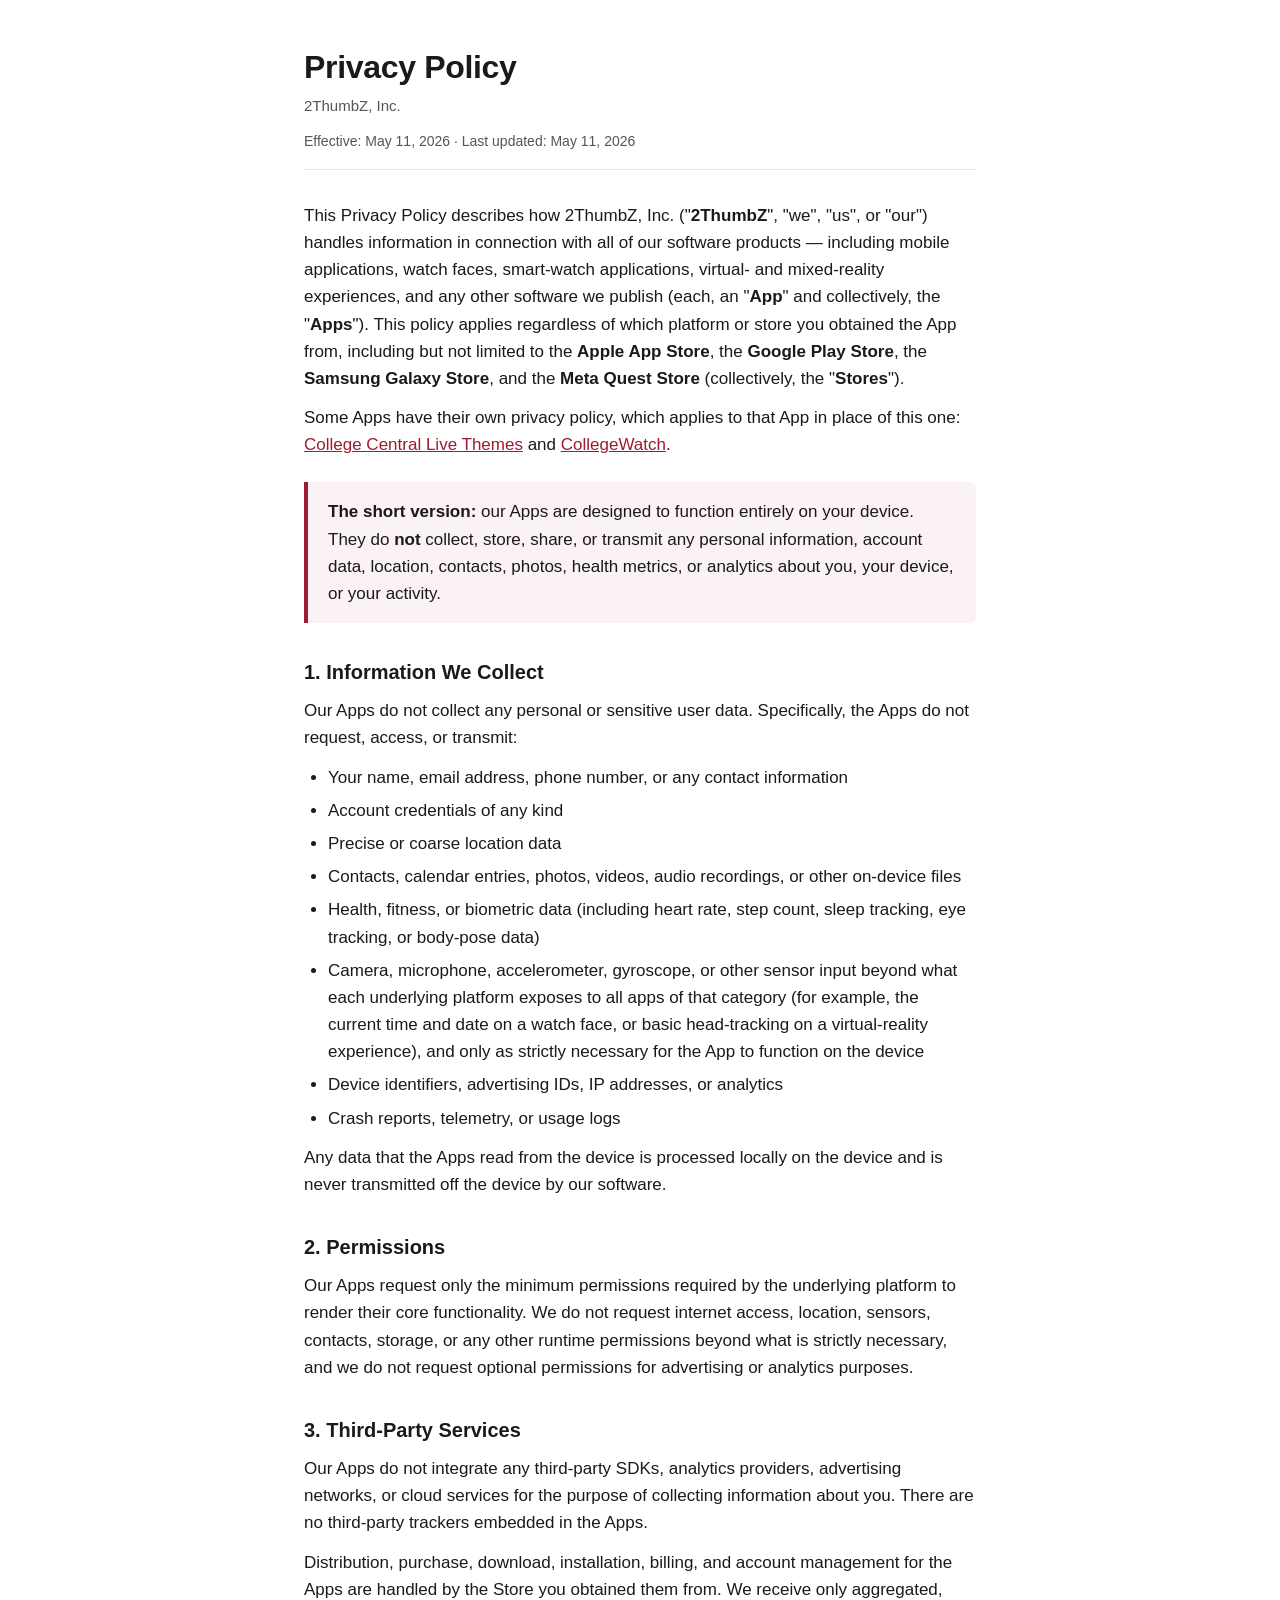
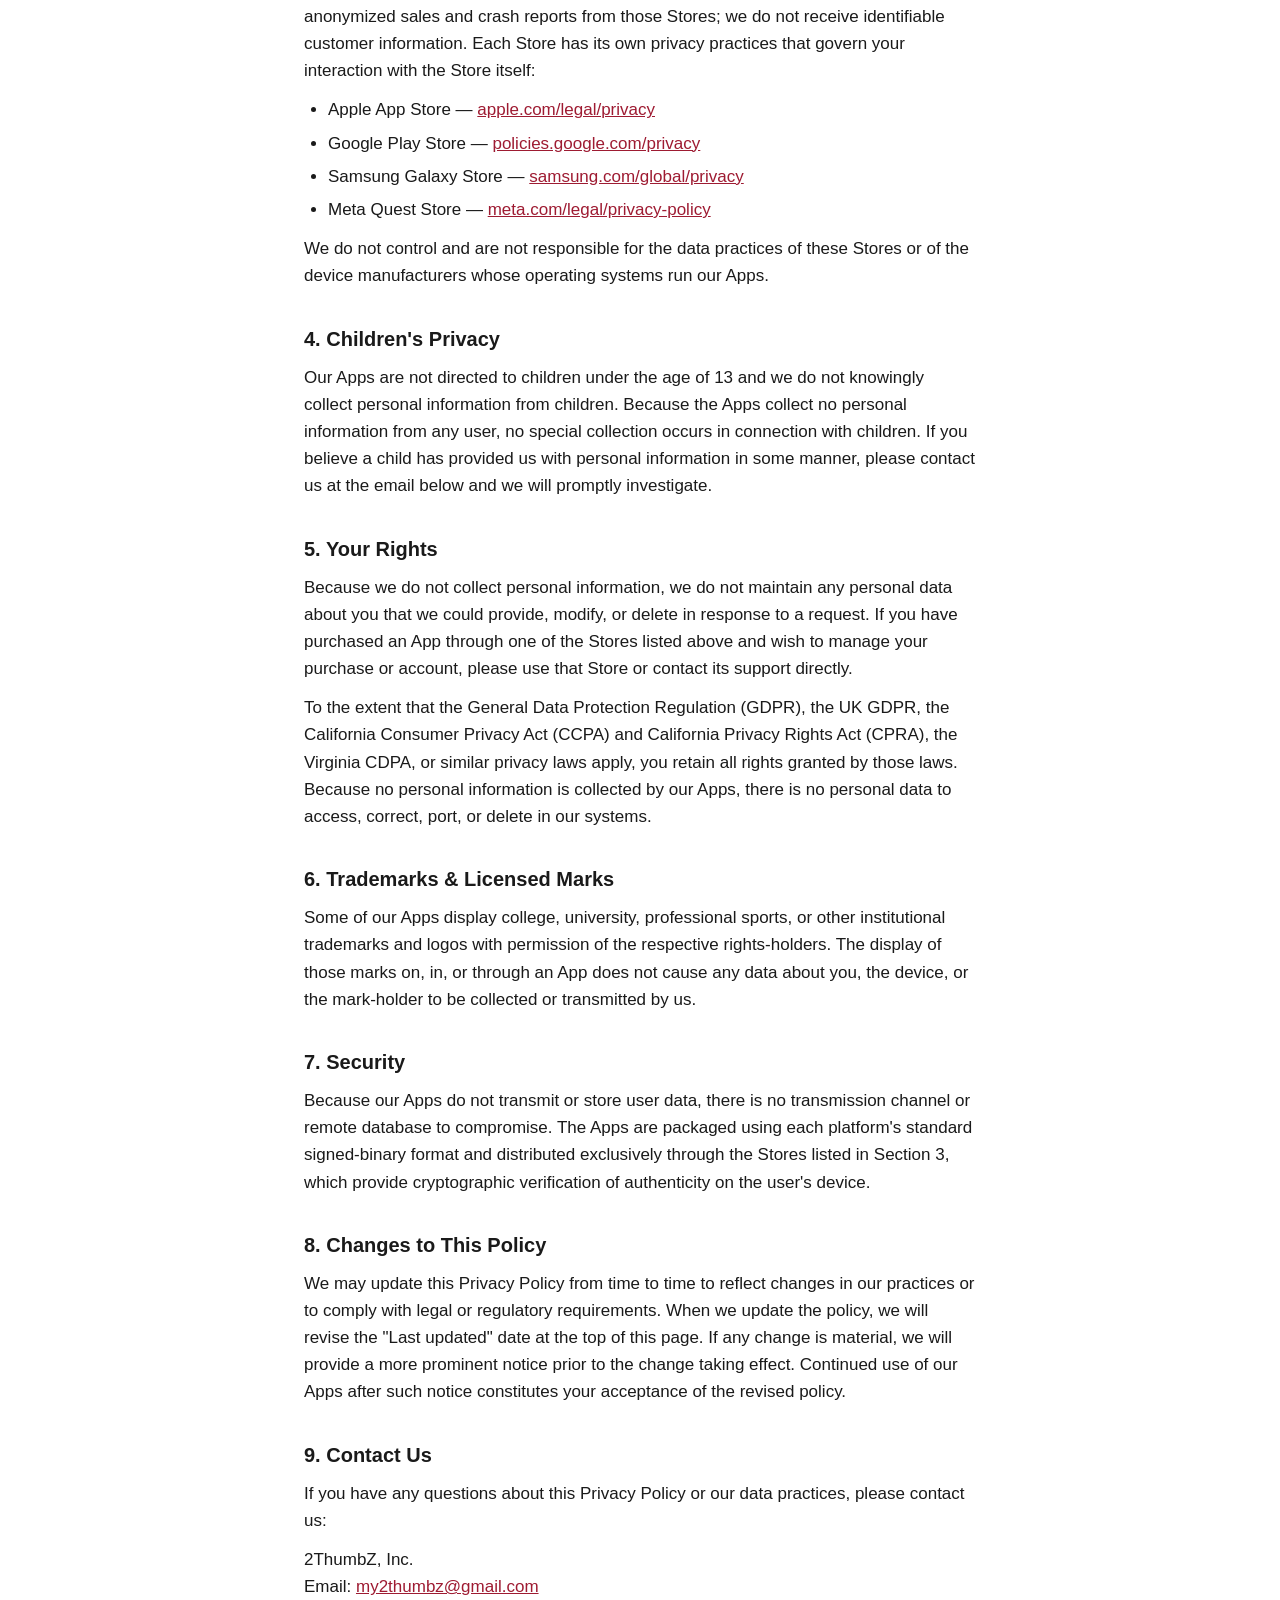
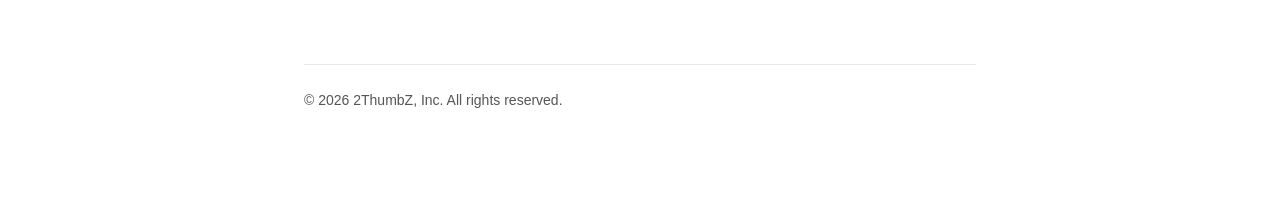
<file: privacy.html>
<!DOCTYPE html>
<html lang="en">
<head>
  <meta charset="utf-8" />
  <meta name="viewport" content="width=device-width, initial-scale=1" />
  <title>Privacy Policy — 2ThumbZ, Inc.</title>
  <meta name="description" content="Privacy policy for 2ThumbZ apps, watch faces, and other software products distributed through the Apple App Store, Google Play Store, Samsung Galaxy Store, and Meta Quest Store." />
  <meta name="robots" content="index,follow" />
  <style>
    :root {
      --ink: #1a1a1a;
      --muted: #555;
      --rule: #e6e6e6;
      --bg: #ffffff;
      --accent: #9E1B32;
      --max-width: 720px;
    }
    * { box-sizing: border-box; }
    html, body { margin: 0; padding: 0; background: var(--bg); color: var(--ink); }
    body {
      font-family: -apple-system, BlinkMacSystemFont, "Segoe UI", Roboto, Helvetica, Arial, sans-serif;
      font-size: 17px;
      line-height: 1.6;
      -webkit-text-size-adjust: 100%;
    }
    .wrap {
      max-width: var(--max-width);
      margin: 0 auto;
      padding: 48px 24px 96px;
    }
    header { border-bottom: 1px solid var(--rule); padding-bottom: 16px; margin-bottom: 32px; }
    header h1 { font-size: 32px; line-height: 1.2; margin: 0 0 8px; font-weight: 800; letter-spacing: -0.01em; }
    header p.brand { color: var(--muted); margin: 0; font-size: 15px; }
    header p.effective { color: var(--muted); margin: 12px 0 0; font-size: 14px; }
    h2 { font-size: 20px; line-height: 1.3; margin-top: 36px; margin-bottom: 12px; font-weight: 700; }
    h3 { font-size: 17px; margin-top: 24px; margin-bottom: 8px; font-weight: 700; }
    p, ul, ol { margin: 12px 0; }
    ul, ol { padding-left: 24px; }
    li { margin: 6px 0; }
    a { color: var(--accent); text-decoration: underline; }
    a:hover { text-decoration: none; }
    .callout {
      background: #faf2f4;
      border-left: 4px solid var(--accent);
      padding: 16px 20px;
      margin: 24px 0;
      border-radius: 0 6px 6px 0;
    }
    .callout p { margin: 0; }
    footer {
      margin-top: 64px;
      padding-top: 24px;
      border-top: 1px solid var(--rule);
      color: var(--muted);
      font-size: 14px;
    }
    code { background: #f4f4f4; padding: 2px 6px; border-radius: 4px; font-size: 0.92em; }
  </style>
</head>
<body>
  <div class="wrap">

    <header>
      <h1>Privacy Policy</h1>
      <p class="brand">2ThumbZ, Inc.</p>
      <p class="effective">Effective: May 11, 2026 &middot; Last updated: May 11, 2026</p>
    </header>

    <p>
      This Privacy Policy describes how 2ThumbZ, Inc. ("<strong>2ThumbZ</strong>",
      "we", "us", or "our") handles information in connection with all of our
      software products — including mobile applications, watch faces, smart-watch
      applications, virtual- and mixed-reality experiences, and any other
      software we publish (each, an "<strong>App</strong>" and collectively, the
      "<strong>Apps</strong>"). This policy applies regardless of which platform
      or store you obtained the App from, including but not limited to the
      <strong>Apple App Store</strong>, the <strong>Google Play Store</strong>,
      the <strong>Samsung Galaxy Store</strong>, and the <strong>Meta Quest
      Store</strong> (collectively, the "<strong>Stores</strong>").
    </p>

    <p>
      Some Apps have their own privacy policy, which applies to that App in place of this one:
      <a href="/college-central/privacy">College Central Live Themes</a> and
      <a href="https://cdn.collegewatch.app/privacy.html">CollegeWatch</a>.
    </p>

    <div class="callout">
      <p>
        <strong>The short version:</strong> our Apps are designed to function
        entirely on your device. They do <strong>not</strong> collect, store,
        share, or transmit any personal information, account data, location,
        contacts, photos, health metrics, or analytics about you, your device,
        or your activity.
      </p>
    </div>

    <h2>1. Information We Collect</h2>
    <p>
      Our Apps do not collect any personal or sensitive user data.
      Specifically, the Apps do not request, access, or transmit:
    </p>
    <ul>
      <li>Your name, email address, phone number, or any contact information</li>
      <li>Account credentials of any kind</li>
      <li>Precise or coarse location data</li>
      <li>Contacts, calendar entries, photos, videos, audio recordings, or
        other on-device files</li>
      <li>Health, fitness, or biometric data (including heart rate, step
        count, sleep tracking, eye tracking, or body-pose data)</li>
      <li>Camera, microphone, accelerometer, gyroscope, or other sensor input
        beyond what each underlying platform exposes to all apps of that
        category (for example, the current time and date on a watch face,
        or basic head-tracking on a virtual-reality experience), and only as
        strictly necessary for the App to function on the device</li>
      <li>Device identifiers, advertising IDs, IP addresses, or analytics</li>
      <li>Crash reports, telemetry, or usage logs</li>
    </ul>

    <p>
      Any data that the Apps read from the device is processed locally on the
      device and is never transmitted off the device by our software.
    </p>

    <h2>2. Permissions</h2>
    <p>
      Our Apps request only the minimum permissions required by the
      underlying platform to render their core functionality. We do not
      request internet access, location, sensors, contacts, storage, or any
      other runtime permissions beyond what is strictly necessary, and we do
      not request optional permissions for advertising or analytics purposes.
    </p>

    <h2>3. Third-Party Services</h2>
    <p>
      Our Apps do not integrate any third-party SDKs, analytics providers,
      advertising networks, or cloud services for the purpose of collecting
      information about you. There are no third-party trackers embedded in
      the Apps.
    </p>
    <p>
      Distribution, purchase, download, installation, billing, and account
      management for the Apps are handled by the Store you obtained them
      from. We receive only aggregated, anonymized sales and crash reports
      from those Stores; we do not receive identifiable customer information.
      Each Store has its own privacy practices that govern your interaction
      with the Store itself:
    </p>
    <ul>
      <li>Apple App Store &mdash;
        <a href="https://www.apple.com/legal/privacy/" rel="noopener" target="_blank">apple.com/legal/privacy</a></li>
      <li>Google Play Store &mdash;
        <a href="https://policies.google.com/privacy" rel="noopener" target="_blank">policies.google.com/privacy</a></li>
      <li>Samsung Galaxy Store &mdash;
        <a href="https://www.samsung.com/global/privacy/" rel="noopener" target="_blank">samsung.com/global/privacy</a></li>
      <li>Meta Quest Store &mdash;
        <a href="https://www.meta.com/legal/privacy-policy/" rel="noopener" target="_blank">meta.com/legal/privacy-policy</a></li>
    </ul>
    <p>
      We do not control and are not responsible for the data practices of
      these Stores or of the device manufacturers whose operating systems run
      our Apps.
    </p>

    <h2>4. Children's Privacy</h2>
    <p>
      Our Apps are not directed to children under the age of 13 and we do
      not knowingly collect personal information from children. Because the
      Apps collect no personal information from any user, no special
      collection occurs in connection with children. If you believe a child
      has provided us with personal information in some manner, please
      contact us at the email below and we will promptly investigate.
    </p>

    <h2>5. Your Rights</h2>
    <p>
      Because we do not collect personal information, we do not maintain any
      personal data about you that we could provide, modify, or delete in
      response to a request. If you have purchased an App through one of the
      Stores listed above and wish to manage your purchase or account, please
      use that Store or contact its support directly.
    </p>
    <p>
      To the extent that the General Data Protection Regulation (GDPR), the
      UK GDPR, the California Consumer Privacy Act (CCPA) and California
      Privacy Rights Act (CPRA), the Virginia CDPA, or similar privacy laws
      apply, you retain all rights granted by those laws. Because no personal
      information is collected by our Apps, there is no personal data to
      access, correct, port, or delete in our systems.
    </p>

    <h2>6. Trademarks &amp; Licensed Marks</h2>
    <p>
      Some of our Apps display college, university, professional sports, or
      other institutional trademarks and logos with permission of the
      respective rights-holders. The display of those marks on, in, or
      through an App does not cause any data about you, the device, or the
      mark-holder to be collected or transmitted by us.
    </p>

    <h2>7. Security</h2>
    <p>
      Because our Apps do not transmit or store user data, there is no
      transmission channel or remote database to compromise. The Apps are
      packaged using each platform's standard signed-binary format and
      distributed exclusively through the Stores listed in Section 3, which
      provide cryptographic verification of authenticity on the user's device.
    </p>

    <h2>8. Changes to This Policy</h2>
    <p>
      We may update this Privacy Policy from time to time to reflect changes
      in our practices or to comply with legal or regulatory requirements.
      When we update the policy, we will revise the "Last updated" date at
      the top of this page. If any change is material, we will provide a
      more prominent notice prior to the change taking effect. Continued use
      of our Apps after such notice constitutes your acceptance of the
      revised policy.
    </p>

    <h2>9. Contact Us</h2>
    <p>
      If you have any questions about this Privacy Policy or our data
      practices, please contact us:
    </p>
    <p>
      2ThumbZ, Inc.<br />
      Email: <a href="mailto:my2thumbz@gmail.com">my2thumbz@gmail.com</a>
    </p>

    <footer>
      &copy; 2026 2ThumbZ, Inc. All rights reserved.
    </footer>

  </div>
</body>
</html>
</file>
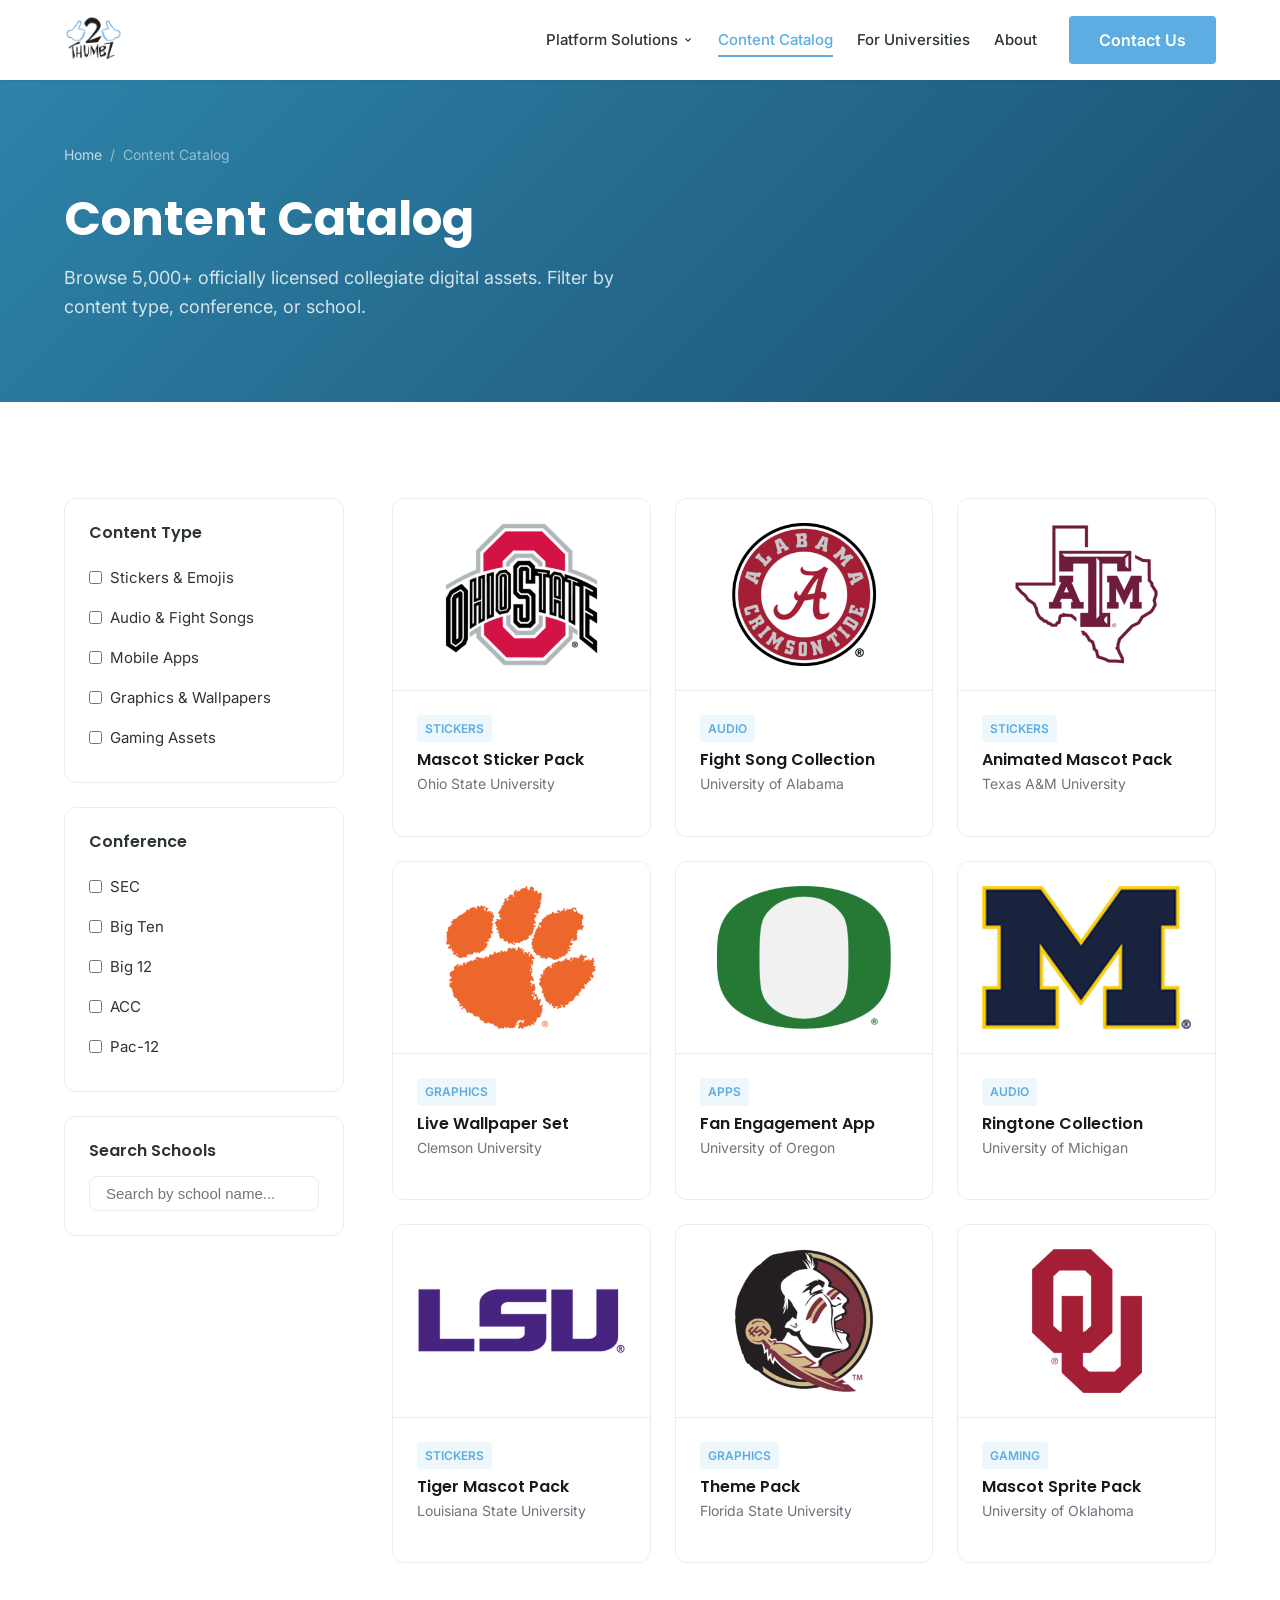
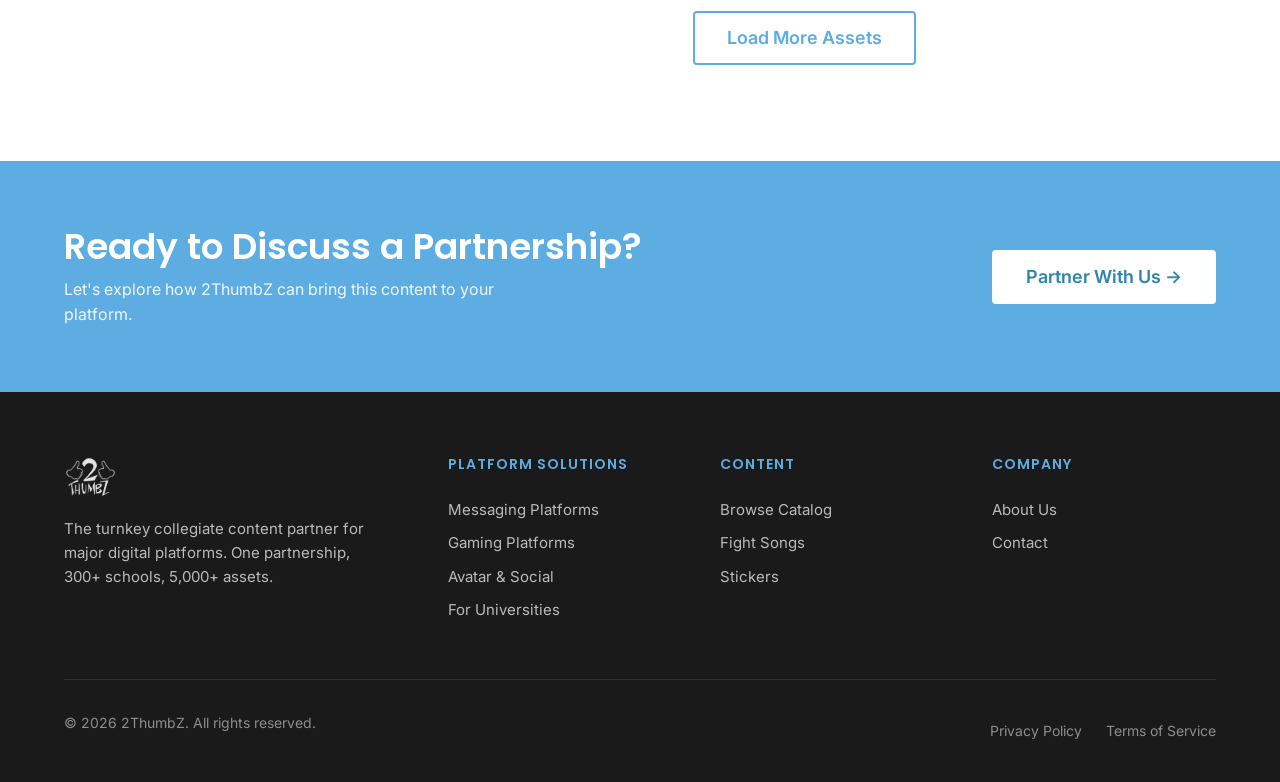
<file: pages/catalog.html>
<!DOCTYPE html>
<html lang="en">
<head>
  <meta charset="UTF-8">
  <meta name="viewport" content="width=device-width, initial-scale=1.0">
  <meta name="description" content="Browse 5,000+ officially licensed collegiate digital assets. Filter by content type, conference, or school. Stickers, fight songs, graphics, and more.">
  <title>Content Catalog | Licensed College Content | 2ThumbZ</title>
  <link rel="preconnect" href="https://fonts.googleapis.com">
  <link rel="preconnect" href="https://fonts.gstatic.com" crossorigin>
  <link href="https://fonts.googleapis.com/css2?family=Inter:wght@400;500;600;700&family=Poppins:wght@600;700&display=swap" rel="stylesheet">
  <link rel="stylesheet" href="../css/styles.css?v=20260925221520">
</head>
<body>
  <!-- Header -->
  <header class="header" id="header">
    <div class="container">
      <div class="header-inner">
        <a href="../index.html" class="logo">
          <img src="../images/2thumbz-logo.png" alt="2ThumbZ Logo">
        </a>
        <nav class="nav">
          <ul class="nav-links">
            <li class="nav-dropdown">
              <a href="#" class="nav-link nav-dropdown-toggle">
                Platform Solutions
                <svg xmlns="http://www.w3.org/2000/svg" viewBox="0 0 20 20" fill="currentColor">
                  <path fill-rule="evenodd" d="M5.293 7.293a1 1 0 011.414 0L10 10.586l3.293-3.293a1 1 0 111.414 1.414l-4 4a1 1 0 01-1.414 0l-4-4a1 1 0 010-1.414z" clip-rule="evenodd"/>
                </svg>
              </a>
              <ul class="nav-dropdown-menu">
                <li><a href="developers.html" class="nav-dropdown-link">Messaging Platforms</a></li>
                <li><a href="developers.html#gaming" class="nav-dropdown-link">Gaming Platforms</a></li>
                <li><a href="developers.html#metaverse" class="nav-dropdown-link">Avatar & Social</a></li>
                <li><a href="developers.html#media" class="nav-dropdown-link">Music & Audio</a></li>
              </ul>
            </li>
            <li><a href="catalog.html" class="nav-link active">Content Catalog</a></li>
            <li><a href="universities.html" class="nav-link">For Universities</a></li>
            <li><a href="about.html" class="nav-link">About</a></li>
          </ul>
          <a href="contact.html" class="btn btn-primary">Contact Us</a>
        </nav>
        <button class="mobile-menu-toggle" aria-label="Toggle menu">
          <span></span><span></span><span></span>
        </button>
      </div>
    </div>
  </header>

  <!-- Page Header -->
  <section class="page-header">
    <div class="container">
      <div class="breadcrumb">
        <a href="../index.html">Home</a>
        <span>/</span>
        <span>Content Catalog</span>
      </div>
      <h1>Content Catalog</h1>
      <p>Browse 5,000+ officially licensed collegiate digital assets. Filter by content type, conference, or school.</p>
    </div>
  </section>

  <!-- Catalog -->
  <section class="section">
    <div class="container">
      <div class="catalog-layout">
        <!-- Sidebar Filters -->
        <aside class="catalog-sidebar">
          <div class="filter-section">
            <h3 class="filter-title">Content Type</h3>
            <label class="filter-option">
              <input type="checkbox" name="type" value="stickers"> Stickers & Emojis
            </label>
            <label class="filter-option">
              <input type="checkbox" name="type" value="audio"> Audio & Fight Songs
            </label>
            <label class="filter-option">
              <input type="checkbox" name="type" value="apps"> Mobile Apps
            </label>
            <label class="filter-option">
              <input type="checkbox" name="type" value="graphics"> Graphics & Wallpapers
            </label>
            <label class="filter-option">
              <input type="checkbox" name="type" value="gaming"> Gaming Assets
            </label>
          </div>

          <div class="filter-section">
            <h3 class="filter-title">Conference</h3>
            <label class="filter-option">
              <input type="checkbox" name="conference" value="sec"> SEC
            </label>
            <label class="filter-option">
              <input type="checkbox" name="conference" value="bigten"> Big Ten
            </label>
            <label class="filter-option">
              <input type="checkbox" name="conference" value="big12"> Big 12
            </label>
            <label class="filter-option">
              <input type="checkbox" name="conference" value="acc"> ACC
            </label>
            <label class="filter-option">
              <input type="checkbox" name="conference" value="pac12"> Pac-12
            </label>
          </div>

          <div class="filter-section">
            <h3 class="filter-title">Search Schools</h3>
            <input type="text" class="filter-search" placeholder="Search by school name...">
          </div>
        </aside>

        <!-- Catalog Grid -->
        <div class="catalog-main">
          <div class="catalog-grid">
            <!-- Sample Cards -->
            <div class="catalog-card" data-type="stickers" data-conference="bigten">
              <div class="catalog-card-image">
                <img src="../images/logos/web/ohio-state.png" alt="Ohio State University" loading="lazy">
              </div>
              <div class="catalog-card-content">
                <span class="catalog-card-tag">Stickers</span>
                <h4 class="catalog-card-title">Mascot Sticker Pack</h4>
                <p class="catalog-card-school">Ohio State University</p>
              </div>
            </div>

            <div class="catalog-card" data-type="audio" data-conference="sec">
              <div class="catalog-card-image">
                <img src="../images/logos/web/alabama.png" alt="University of Alabama" loading="lazy">
              </div>
              <div class="catalog-card-content">
                <span class="catalog-card-tag">Audio</span>
                <h4 class="catalog-card-title">Fight Song Collection</h4>
                <p class="catalog-card-school">University of Alabama</p>
              </div>
            </div>

            <div class="catalog-card" data-type="stickers" data-conference="big12">
              <div class="catalog-card-image">
                <img src="../images/logos/web/texas-am.png" alt="Texas A&M University" loading="lazy">
              </div>
              <div class="catalog-card-content">
                <span class="catalog-card-tag">Stickers</span>
                <h4 class="catalog-card-title">Animated Mascot Pack</h4>
                <p class="catalog-card-school">Texas A&M University</p>
              </div>
            </div>

            <div class="catalog-card" data-type="graphics" data-conference="acc">
              <div class="catalog-card-image">
                <img src="../images/logos/web/clemson.png" alt="Clemson University" loading="lazy">
              </div>
              <div class="catalog-card-content">
                <span class="catalog-card-tag">Graphics</span>
                <h4 class="catalog-card-title">Live Wallpaper Set</h4>
                <p class="catalog-card-school">Clemson University</p>
              </div>
            </div>

            <div class="catalog-card" data-type="apps" data-conference="pac12">
              <div class="catalog-card-image">
                <img src="../images/logos/web/oregon.png" alt="University of Oregon" loading="lazy">
              </div>
              <div class="catalog-card-content">
                <span class="catalog-card-tag">Apps</span>
                <h4 class="catalog-card-title">Fan Engagement App</h4>
                <p class="catalog-card-school">University of Oregon</p>
              </div>
            </div>

            <div class="catalog-card" data-type="audio" data-conference="bigten">
              <div class="catalog-card-image">
                <img src="../images/logos/web/michigan.png" alt="University of Michigan" loading="lazy">
              </div>
              <div class="catalog-card-content">
                <span class="catalog-card-tag">Audio</span>
                <h4 class="catalog-card-title">Ringtone Collection</h4>
                <p class="catalog-card-school">University of Michigan</p>
              </div>
            </div>

            <div class="catalog-card" data-type="stickers" data-conference="sec">
              <div class="catalog-card-image">
                <img src="../images/logos/web/lsu.png" alt="Louisiana State University" loading="lazy">
              </div>
              <div class="catalog-card-content">
                <span class="catalog-card-tag">Stickers</span>
                <h4 class="catalog-card-title">Tiger Mascot Pack</h4>
                <p class="catalog-card-school">Louisiana State University</p>
              </div>
            </div>

            <div class="catalog-card" data-type="graphics" data-conference="acc">
              <div class="catalog-card-image">
                <img src="../images/logos/web/florida-state.png" alt="Florida State University" loading="lazy">
              </div>
              <div class="catalog-card-content">
                <span class="catalog-card-tag">Graphics</span>
                <h4 class="catalog-card-title">Theme Pack</h4>
                <p class="catalog-card-school">Florida State University</p>
              </div>
            </div>

            <div class="catalog-card" data-type="gaming" data-conference="big12">
              <div class="catalog-card-image">
                <img src="../images/logos/web/oklahoma.png" alt="University of Oklahoma" loading="lazy">
              </div>
              <div class="catalog-card-content">
                <span class="catalog-card-tag">Gaming</span>
                <h4 class="catalog-card-title">Mascot Sprite Pack</h4>
                <p class="catalog-card-school">University of Oklahoma</p>
              </div>
            </div>
          </div>

          <div class="text-center mt-5">
            <button class="btn btn-secondary btn-lg">Load More Assets</button>
          </div>
        </div>
      </div>
    </div>
  </section>

  <!-- CTA Banner -->
  <section class="cta-banner">
    <div class="container">
      <div class="cta-banner-inner">
        <div>
          <h2>Ready to Discuss a Partnership?</h2>
          <p>Let's explore how 2ThumbZ can bring this content to your platform.</p>
        </div>
        <a href="contact.html" class="btn btn-white btn-lg">Partner With Us →</a>
      </div>
    </div>
  </section>

  <!-- Footer -->
  <footer class="footer">
    <div class="container">
      <div class="footer-grid">
        <div class="footer-brand">
          <img src="../images/2thumbz-logo.png" alt="2ThumbZ" class="footer-logo">
          <p>The turnkey collegiate content partner for major digital platforms. One partnership, 300+ schools, 5,000+ assets.</p>
        </div>
        <div class="footer-col">
          <h4 class="footer-title">Platform Solutions</h4>
          <ul class="footer-links">
            <li><a href="developers.html">Messaging Platforms</a></li>
            <li><a href="developers.html#gaming">Gaming Platforms</a></li>
            <li><a href="developers.html#metaverse">Avatar & Social</a></li>
            <li><a href="universities.html">For Universities</a></li>
          </ul>
        </div>
        <div class="footer-col">
          <h4 class="footer-title">Content</h4>
          <ul class="footer-links">
            <li><a href="catalog.html">Browse Catalog</a></li>
            <li><a href="catalog.html?type=audio">Fight Songs</a></li>
            <li><a href="catalog.html?type=stickers">Stickers</a></li>
          </ul>
        </div>
        <div class="footer-col">
          <h4 class="footer-title">Company</h4>
          <ul class="footer-links">
            <li><a href="about.html">About Us</a></li>
            <li><a href="contact.html">Contact</a></li>
          </ul>
        </div>
      </div>
      <div class="footer-bottom">
        <p class="footer-copyright">&copy; 2026 2ThumbZ. All rights reserved.</p>
        <div class="footer-legal">
          <a href="/privacy">Privacy Policy</a>
          <a href="#">Terms of Service</a>
        </div>
      </div>
    </div>
  </footer>

  <script src="../js/main.js?v=20260925221520"></script>
</body>
</html>
</file>
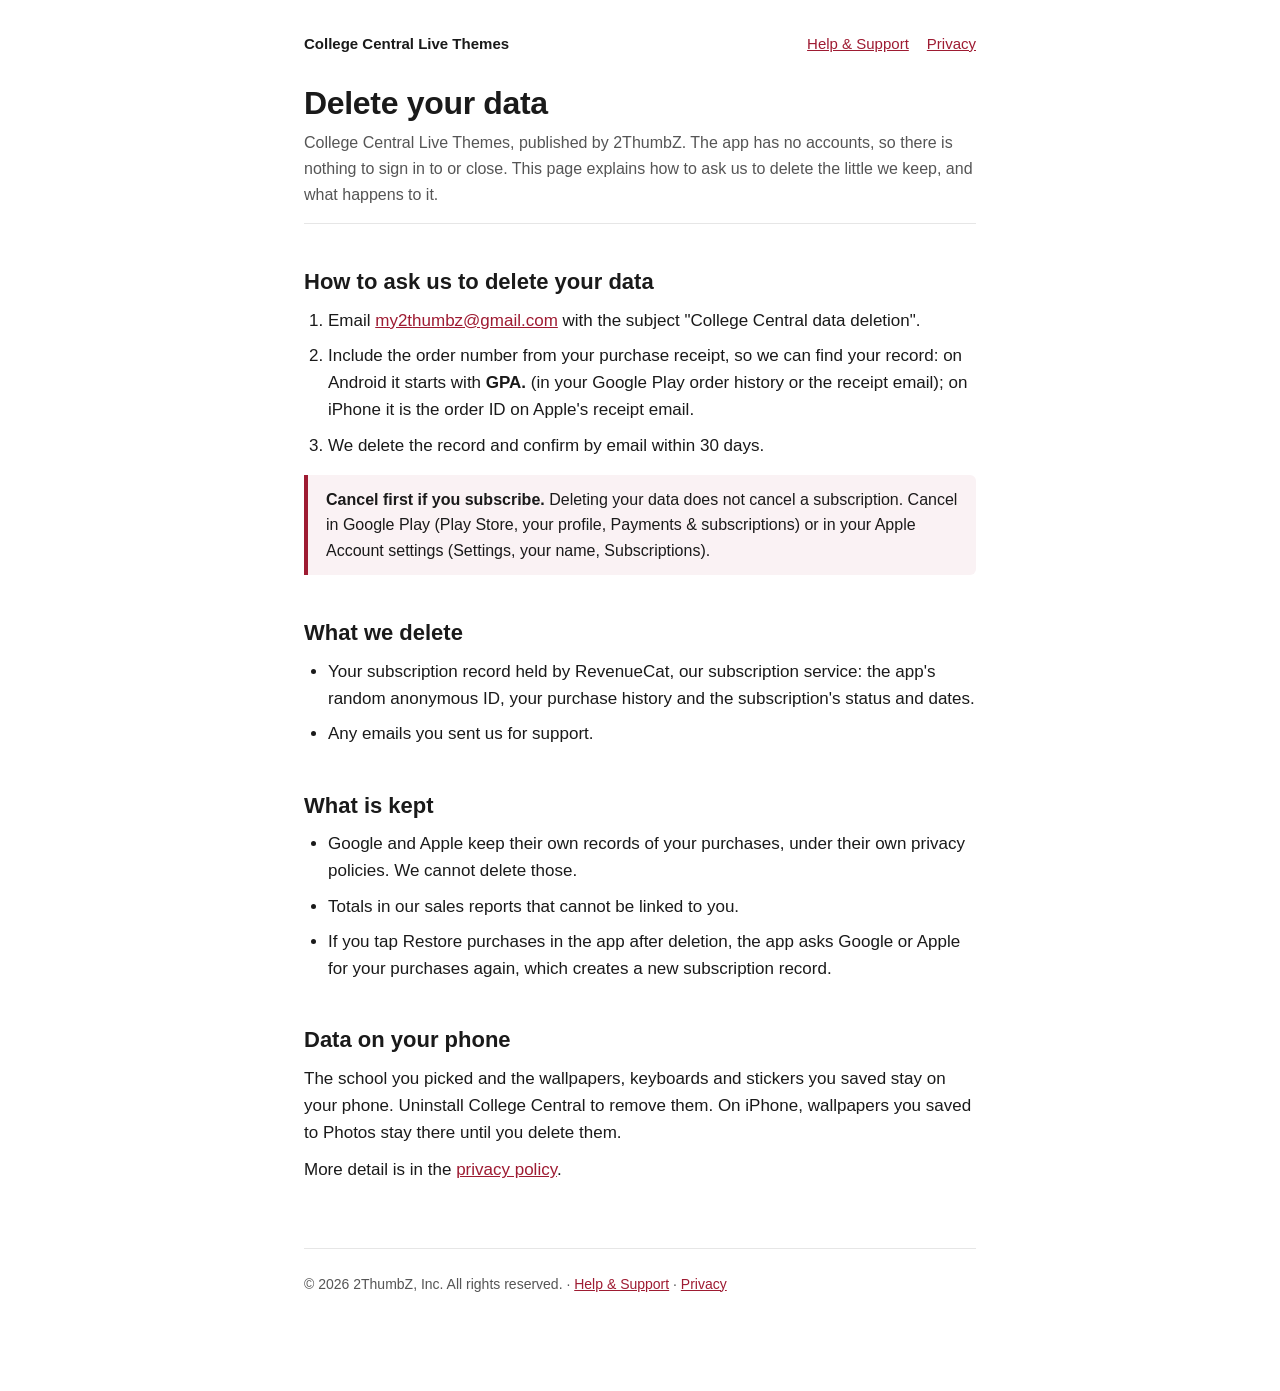
<file: pages/college-central-delete-data.html>
<!DOCTYPE html>
<html lang="en">
<head>
  <meta charset="utf-8" />
  <meta name="viewport" content="width=device-width, initial-scale=1" />
  <title>College Central Live Themes — Delete your data</title>
  <meta name="description" content="How to ask 2ThumbZ to delete the data College Central Live Themes keeps about you, what is deleted and what is kept." />
  <meta name="robots" content="index,follow" />
  <style>
    :root {
      --ink: #1a1a1a;
      --muted: #555;
      --rule: #e6e6e6;
      --bg: #ffffff;
      --accent: #9E1B32;
      --max-width: 720px;
    }
    * { box-sizing: border-box; }
    html, body { margin: 0; padding: 0; background: var(--bg); color: var(--ink); }
    body {
      font-family: -apple-system, BlinkMacSystemFont, "Segoe UI", Roboto, Helvetica, Arial, sans-serif;
      font-size: 17px;
      line-height: 1.6;
      -webkit-text-size-adjust: 100%;
    }
    .wrap { max-width: var(--max-width); margin: 0 auto; padding: 32px 24px 96px; }
    nav.app { display: flex; flex-wrap: wrap; gap: 4px 18px; font-size: 15px; margin-bottom: 28px; }
    nav.app strong { margin-right: auto; }
    header { border-bottom: 1px solid var(--rule); padding-bottom: 16px; margin-bottom: 24px; }
    header h1 { font-size: 32px; line-height: 1.2; margin: 0 0 8px; font-weight: 800; letter-spacing: -0.01em; }
    header p { color: var(--muted); margin: 0; font-size: 16px; }
    nav.toc { font-size: 15px; margin: 0 0 8px; }
    nav.toc a { margin-right: 14px; white-space: nowrap; }
    h2 { font-size: 22px; line-height: 1.3; margin-top: 44px; margin-bottom: 8px; font-weight: 800; scroll-margin-top: 16px; }
    h3 { font-size: 17px; margin-top: 22px; margin-bottom: 6px; font-weight: 700; }
    p, ul, ol { margin: 10px 0; }
    ul, ol { padding-left: 24px; }
    li { margin: 8px 0; }
    a { color: var(--accent); text-decoration: underline; }
    a:hover { text-decoration: none; }
    .tip {
      background: #faf2f4;
      border-left: 4px solid var(--accent);
      padding: 12px 18px;
      margin: 16px 0;
      border-radius: 0 6px 6px 0;
      font-size: 16px;
    }
    .tip p { margin: 0; }
    dt { font-weight: 700; margin-top: 18px; }
    dd { margin: 4px 0 0; }
    figure.howto { margin: 16px 0 8px; display: flex; justify-content: center; }
    figure.howto video { width: 100%; max-width: 300px; aspect-ratio: 432 / 936; border-radius: 18px; background: #0B0B0C; display: block; }
    footer { margin-top: 64px; padding-top: 24px; border-top: 1px solid var(--rule); color: var(--muted); font-size: 14px; }
  </style>
</head>
<body>
  <div class="wrap">

    <nav class="app" aria-label="College Central">
      <strong>College Central Live Themes</strong>
      <a href="/college-central/support">Help &amp; Support</a>
      <a href="/college-central/privacy">Privacy</a>
    </nav>

    <header>
      <h1>Delete your data</h1>
      <p>College Central Live Themes, published by 2ThumbZ. The app has no accounts, so there is
        nothing to sign in to or close. This page explains how to ask us to delete the little we
        keep, and what happens to it.</p>
    </header>

    <h2>How to ask us to delete your data</h2>
    <ol>
      <li>Email <a href="mailto:my2thumbz@gmail.com?subject=College%20Central%20data%20deletion">my2thumbz@gmail.com</a>
        with the subject "College Central data deletion".</li>
      <li>Include the order number from your purchase receipt, so we can find your record: on
        Android it starts with <strong>GPA.</strong> (in your Google Play order history or the
        receipt email); on iPhone it is the order ID on Apple's receipt email.</li>
      <li>We delete the record and confirm by email within 30 days.</li>
    </ol>
    <div class="tip">
      <p><strong>Cancel first if you subscribe.</strong> Deleting your data does not cancel a
        subscription. Cancel in Google Play (Play Store, your profile, Payments &amp;
        subscriptions) or in your Apple Account settings (Settings, your name, Subscriptions).</p>
    </div>

    <h2>What we delete</h2>
    <ul>
      <li>Your subscription record held by RevenueCat, our subscription service: the app's random
        anonymous ID, your purchase history and the subscription's status and dates.</li>
      <li>Any emails you sent us for support.</li>
    </ul>

    <h2>What is kept</h2>
    <ul>
      <li>Google and Apple keep their own records of your purchases, under their own privacy
        policies. We cannot delete those.</li>
      <li>Totals in our sales reports that cannot be linked to you.</li>
      <li>If you tap Restore purchases in the app after deletion, the app asks Google or Apple for
        your purchases again, which creates a new subscription record.</li>
    </ul>

    <h2>Data on your phone</h2>
    <p>The school you picked and the wallpapers, keyboards and stickers you saved stay on your
      phone. Uninstall College Central to remove them. On iPhone, wallpapers you saved to Photos
      stay there until you delete them.</p>

    <p>More detail is in the <a href="/college-central/privacy">privacy policy</a>.</p>

    <footer>
      &copy; 2026 2ThumbZ, Inc. All rights reserved. &middot;
      <a href="/college-central/support">Help &amp; Support</a> &middot;
      <a href="/college-central/privacy">Privacy</a>
    </footer>

  </div>
</body>
</html>
</file>
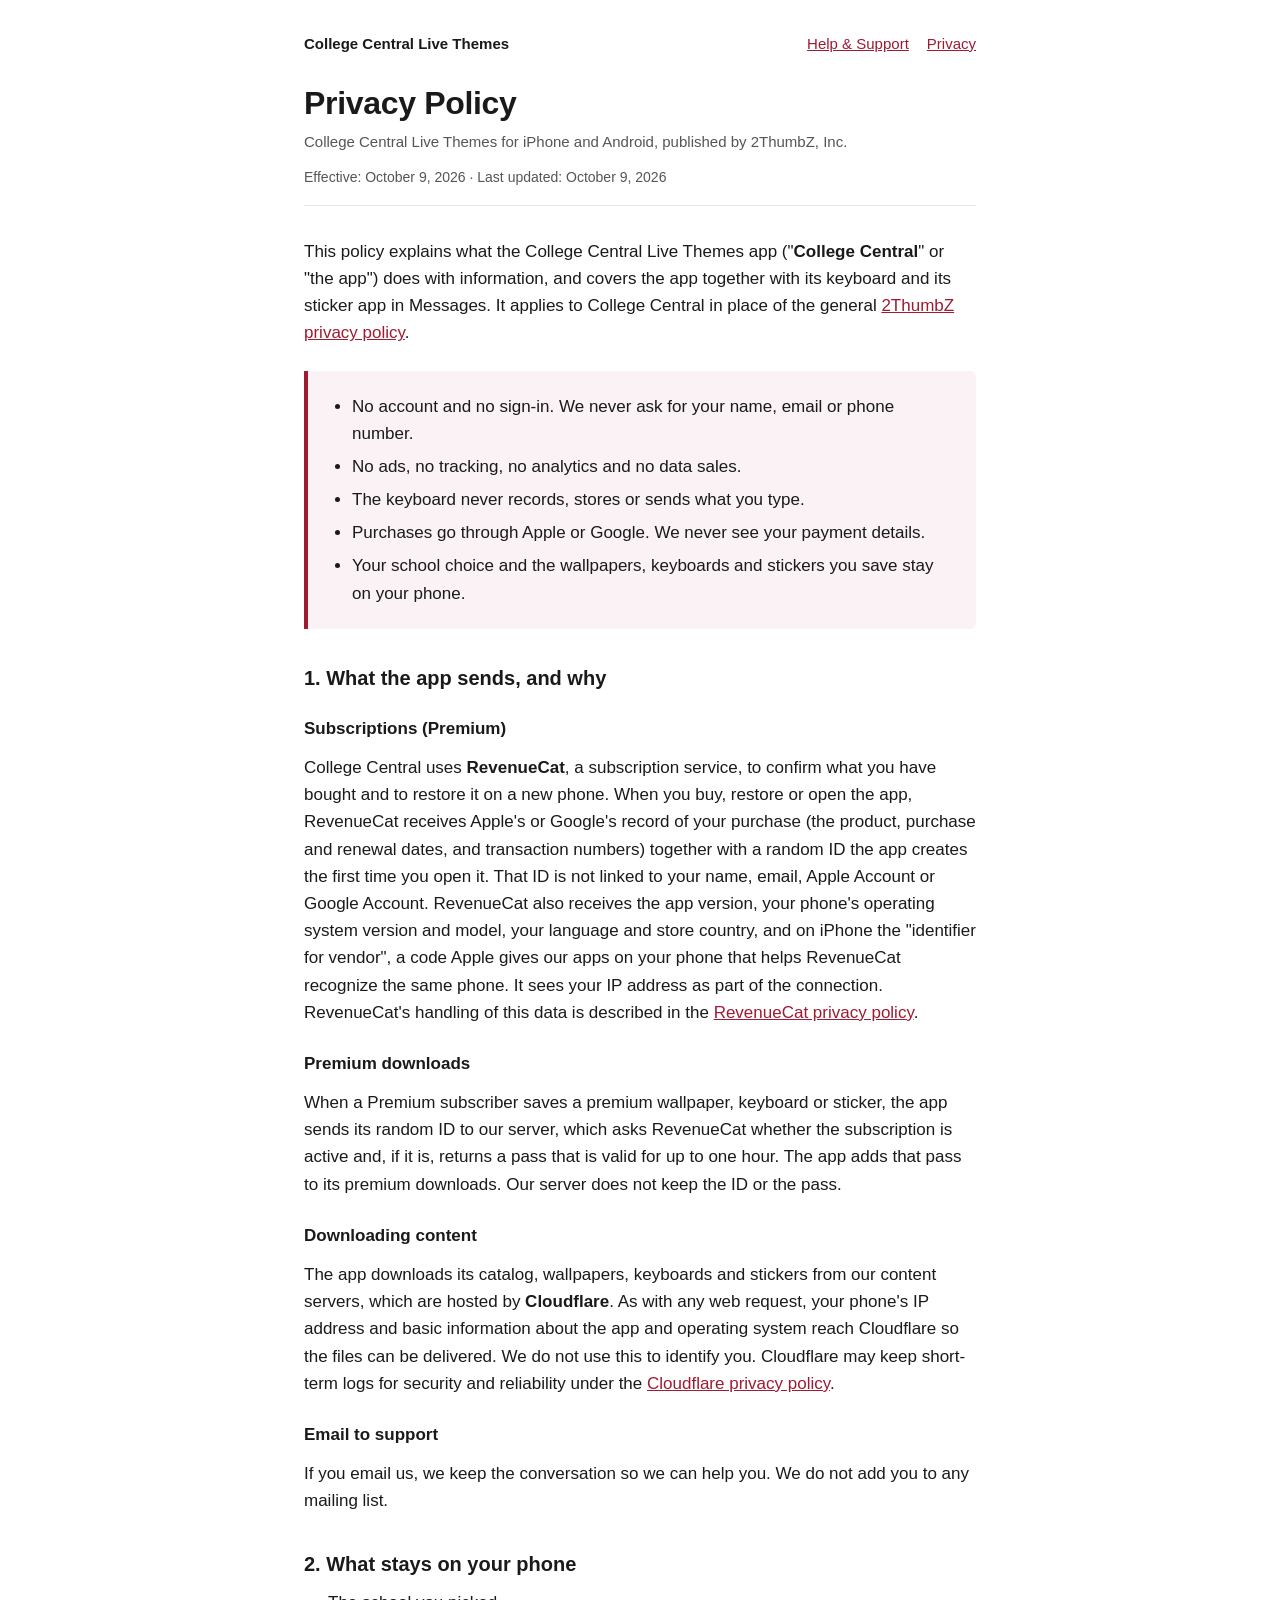
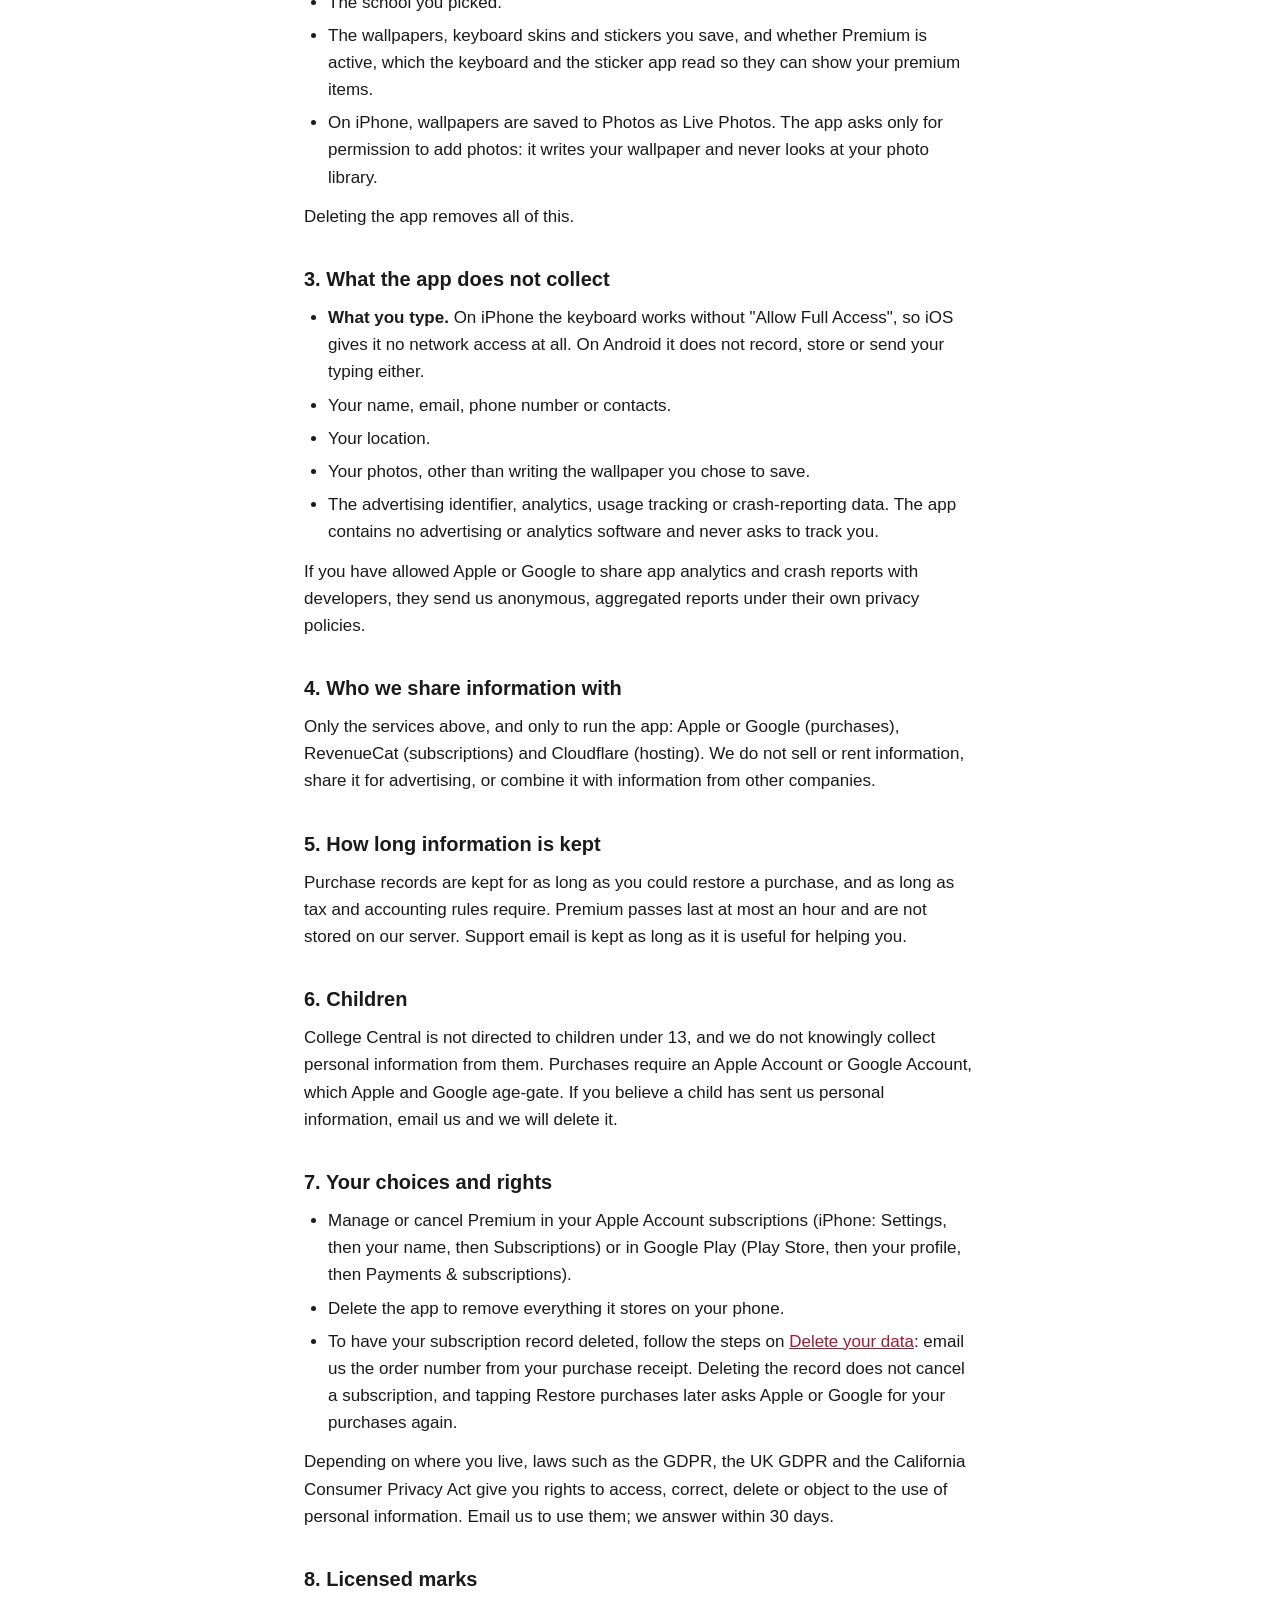
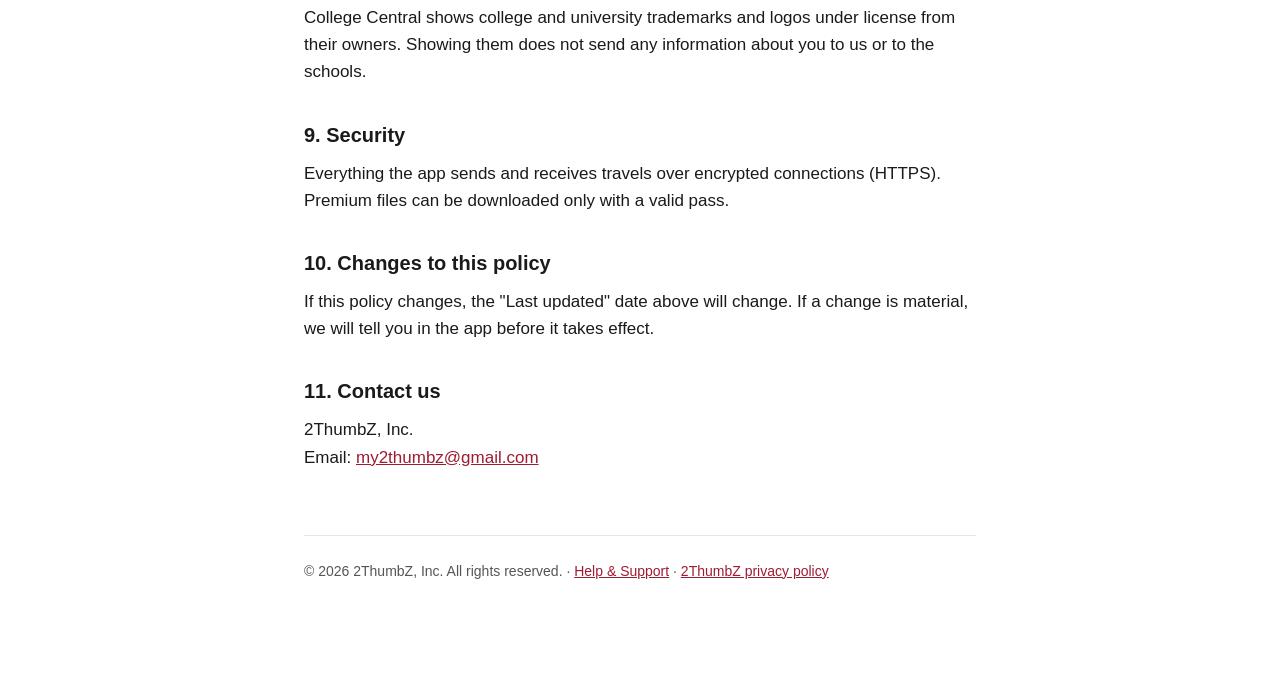
<file: pages/college-central-privacy.html>
<!DOCTYPE html>
<html lang="en">
<head>
  <meta charset="utf-8" />
  <meta name="viewport" content="width=device-width, initial-scale=1" />
  <title>College Central Live Themes — Privacy Policy</title>
  <meta name="description" content="Privacy policy for College Central Live Themes, the officially licensed college live wallpaper, keyboard and sticker app from 2ThumbZ." />
  <meta name="robots" content="index,follow" />
  <style>
    :root {
      --ink: #1a1a1a;
      --muted: #555;
      --rule: #e6e6e6;
      --bg: #ffffff;
      --accent: #9E1B32;
      --max-width: 720px;
    }
    * { box-sizing: border-box; }
    html, body { margin: 0; padding: 0; background: var(--bg); color: var(--ink); }
    body {
      font-family: -apple-system, BlinkMacSystemFont, "Segoe UI", Roboto, Helvetica, Arial, sans-serif;
      font-size: 17px;
      line-height: 1.6;
      -webkit-text-size-adjust: 100%;
    }
    .wrap { max-width: var(--max-width); margin: 0 auto; padding: 32px 24px 96px; }
    nav.app { display: flex; flex-wrap: wrap; gap: 4px 18px; font-size: 15px; margin-bottom: 28px; }
    nav.app strong { margin-right: auto; }
    header { border-bottom: 1px solid var(--rule); padding-bottom: 16px; margin-bottom: 32px; }
    header h1 { font-size: 32px; line-height: 1.2; margin: 0 0 8px; font-weight: 800; letter-spacing: -0.01em; }
    header p.brand { color: var(--muted); margin: 0; font-size: 15px; }
    header p.effective { color: var(--muted); margin: 12px 0 0; font-size: 14px; }
    h2 { font-size: 20px; line-height: 1.3; margin-top: 36px; margin-bottom: 12px; font-weight: 700; }
    h3 { font-size: 17px; margin-top: 24px; margin-bottom: 8px; font-weight: 700; }
    p, ul, ol { margin: 12px 0; }
    ul, ol { padding-left: 24px; }
    li { margin: 6px 0; }
    a { color: var(--accent); text-decoration: underline; }
    a:hover { text-decoration: none; }
    .callout {
      background: #faf2f4;
      border-left: 4px solid var(--accent);
      padding: 16px 20px;
      margin: 24px 0;
      border-radius: 0 6px 6px 0;
    }
    .callout ul { margin: 0; }
    footer { margin-top: 64px; padding-top: 24px; border-top: 1px solid var(--rule); color: var(--muted); font-size: 14px; }
  </style>
</head>
<body>
  <div class="wrap">

    <nav class="app" aria-label="College Central">
      <strong><a href="/college-central" style="color: inherit; text-decoration: none;">College Central Live Themes</a></strong>
      <a href="/college-central/support">Help &amp; Support</a>
      <a href="/college-central/privacy" aria-current="page">Privacy</a>
    </nav>

    <header>
      <h1>Privacy Policy</h1>
      <p class="brand">College Central Live Themes for iPhone and Android, published by 2ThumbZ, Inc.</p>
      <p class="effective">Effective: October 9, 2026 &middot; Last updated: October 9, 2026</p>
    </header>

    <p>
      This policy explains what the College Central Live Themes app ("<strong>College
      Central</strong>" or "the app") does with information, and covers the app together with its
      keyboard and its sticker app in Messages. It applies to College Central in place of the
      general <a href="/privacy">2ThumbZ privacy policy</a>.
    </p>

    <div class="callout">
      <ul>
        <li>No account and no sign-in. We never ask for your name, email or phone number.</li>
        <li>No ads, no tracking, no analytics and no data sales.</li>
        <li>The keyboard never records, stores or sends what you type.</li>
        <li>Purchases go through Apple or Google. We never see your payment details.</li>
        <li>Your school choice and the wallpapers, keyboards and stickers you save stay on your phone.</li>
      </ul>
    </div>

    <h2>1. What the app sends, and why</h2>

    <h3>Subscriptions (Premium)</h3>
    <p>
      College Central uses <strong>RevenueCat</strong>, a subscription service, to confirm what you
      have bought and to restore it on a new phone. When you buy, restore or open the app,
      RevenueCat receives Apple's or Google's record of your purchase (the product, purchase and
      renewal dates, and transaction numbers) together with a random ID the app creates the first
      time you open it. That ID is not linked to your name, email, Apple Account or Google
      Account. RevenueCat also receives the app version, your phone's operating system version and
      model, your language and store country, and on iPhone the "identifier for vendor", a code
      Apple gives our apps on your phone that helps RevenueCat recognize the same phone. It sees
      your IP address as part of the connection.
      RevenueCat's handling of this data is described in the
      <a href="https://www.revenuecat.com/privacy">RevenueCat privacy policy</a>.
    </p>

    <h3>Premium downloads</h3>
    <p>
      When a Premium subscriber saves a premium wallpaper, keyboard or sticker, the app sends its
      random ID to our server, which asks RevenueCat whether the subscription is active and, if it
      is, returns a pass that is valid for up to one hour. The app adds that pass to its premium
      downloads. Our server does not keep the ID or the pass.
    </p>

    <h3>Downloading content</h3>
    <p>
      The app downloads its catalog, wallpapers, keyboards and stickers from our content servers,
      which are hosted by <strong>Cloudflare</strong>. As with any web request, your phone's IP
      address and basic information about the app and operating system reach Cloudflare so the
      files can be delivered. We do not use this to identify you. Cloudflare may keep short-term
      logs for security and reliability under the
      <a href="https://www.cloudflare.com/privacypolicy/">Cloudflare privacy policy</a>.
    </p>

    <h3>Email to support</h3>
    <p>
      If you email us, we keep the conversation so we can help you. We do not add you to any
      mailing list.
    </p>

    <h2>2. What stays on your phone</h2>
    <ul>
      <li>The school you picked.</li>
      <li>The wallpapers, keyboard skins and stickers you save, and whether Premium is active, which
        the keyboard and the sticker app read so they can show your premium items.</li>
      <li>On iPhone, wallpapers are saved to Photos as Live Photos. The app asks only for permission
        to add photos: it writes your wallpaper and never looks at your photo library.</li>
    </ul>
    <p>Deleting the app removes all of this.</p>

    <h2>3. What the app does not collect</h2>
    <ul>
      <li><strong>What you type.</strong> On iPhone the keyboard works without "Allow Full Access",
        so iOS gives it no network access at all. On Android it does not record, store or send
        your typing either.</li>
      <li>Your name, email, phone number or contacts.</li>
      <li>Your location.</li>
      <li>Your photos, other than writing the wallpaper you chose to save.</li>
      <li>The advertising identifier, analytics, usage tracking or crash-reporting data. The app
        contains no advertising or analytics software and never asks to track you.</li>
    </ul>
    <p>
      If you have allowed Apple or Google to share app analytics and crash reports with
      developers, they send us anonymous, aggregated reports under their own privacy policies.
    </p>

    <h2>4. Who we share information with</h2>
    <p>
      Only the services above, and only to run the app: Apple or Google (purchases), RevenueCat
      (subscriptions) and Cloudflare (hosting). We do not sell or rent information, share it for
      advertising, or combine it with information from other companies.
    </p>

    <h2>5. How long information is kept</h2>
    <p>
      Purchase records are kept for as long as you could restore a purchase, and as long as tax and
      accounting rules require. Premium passes last at most an hour and are not stored on our
      server. Support email is kept as long as it is useful for helping you.
    </p>

    <h2>6. Children</h2>
    <p>
      College Central is not directed to children under 13, and we do not knowingly collect
      personal information from them. Purchases require an Apple Account or Google Account, which
      Apple and Google age-gate. If you believe a child has sent us personal information, email us
      and we will delete it.
    </p>

    <h2>7. Your choices and rights</h2>
    <ul>
      <li>Manage or cancel Premium in your Apple Account subscriptions (iPhone: Settings, then your
        name, then Subscriptions) or in Google Play (Play Store, then your profile, then Payments
        &amp; subscriptions).</li>
      <li>Delete the app to remove everything it stores on your phone.</li>
      <li>To have your subscription record deleted, follow the steps on
        <a href="/college-central/delete-data">Delete your data</a>: email us the order number from
        your purchase receipt. Deleting the record does not cancel a subscription, and tapping
        Restore purchases later asks Apple or Google for your purchases again.</li>
    </ul>
    <p>
      Depending on where you live, laws such as the GDPR, the UK GDPR and the California Consumer
      Privacy Act give you rights to access, correct, delete or object to the use of personal
      information. Email us to use them; we answer within 30 days.
    </p>

    <h2>8. Licensed marks</h2>
    <p>
      College Central shows college and university trademarks and logos under license from their
      owners. Showing them does not send any information about you to us or to the schools.
    </p>

    <h2>9. Security</h2>
    <p>
      Everything the app sends and receives travels over encrypted connections (HTTPS). Premium
      files can be downloaded only with a valid pass.
    </p>

    <h2>10. Changes to this policy</h2>
    <p>
      If this policy changes, the "Last updated" date above will change. If a change is material,
      we will tell you in the app before it takes effect.
    </p>

    <h2>11. Contact us</h2>
    <p>
      2ThumbZ, Inc.<br />
      Email: <a href="mailto:my2thumbz@gmail.com">my2thumbz@gmail.com</a>
    </p>

    <footer>
      &copy; 2026 2ThumbZ, Inc. All rights reserved. &middot;
      <a href="/college-central/support">Help &amp; Support</a> &middot;
      <a href="/privacy">2ThumbZ privacy policy</a>
    </footer>

  </div>
</body>
</html>
</file>
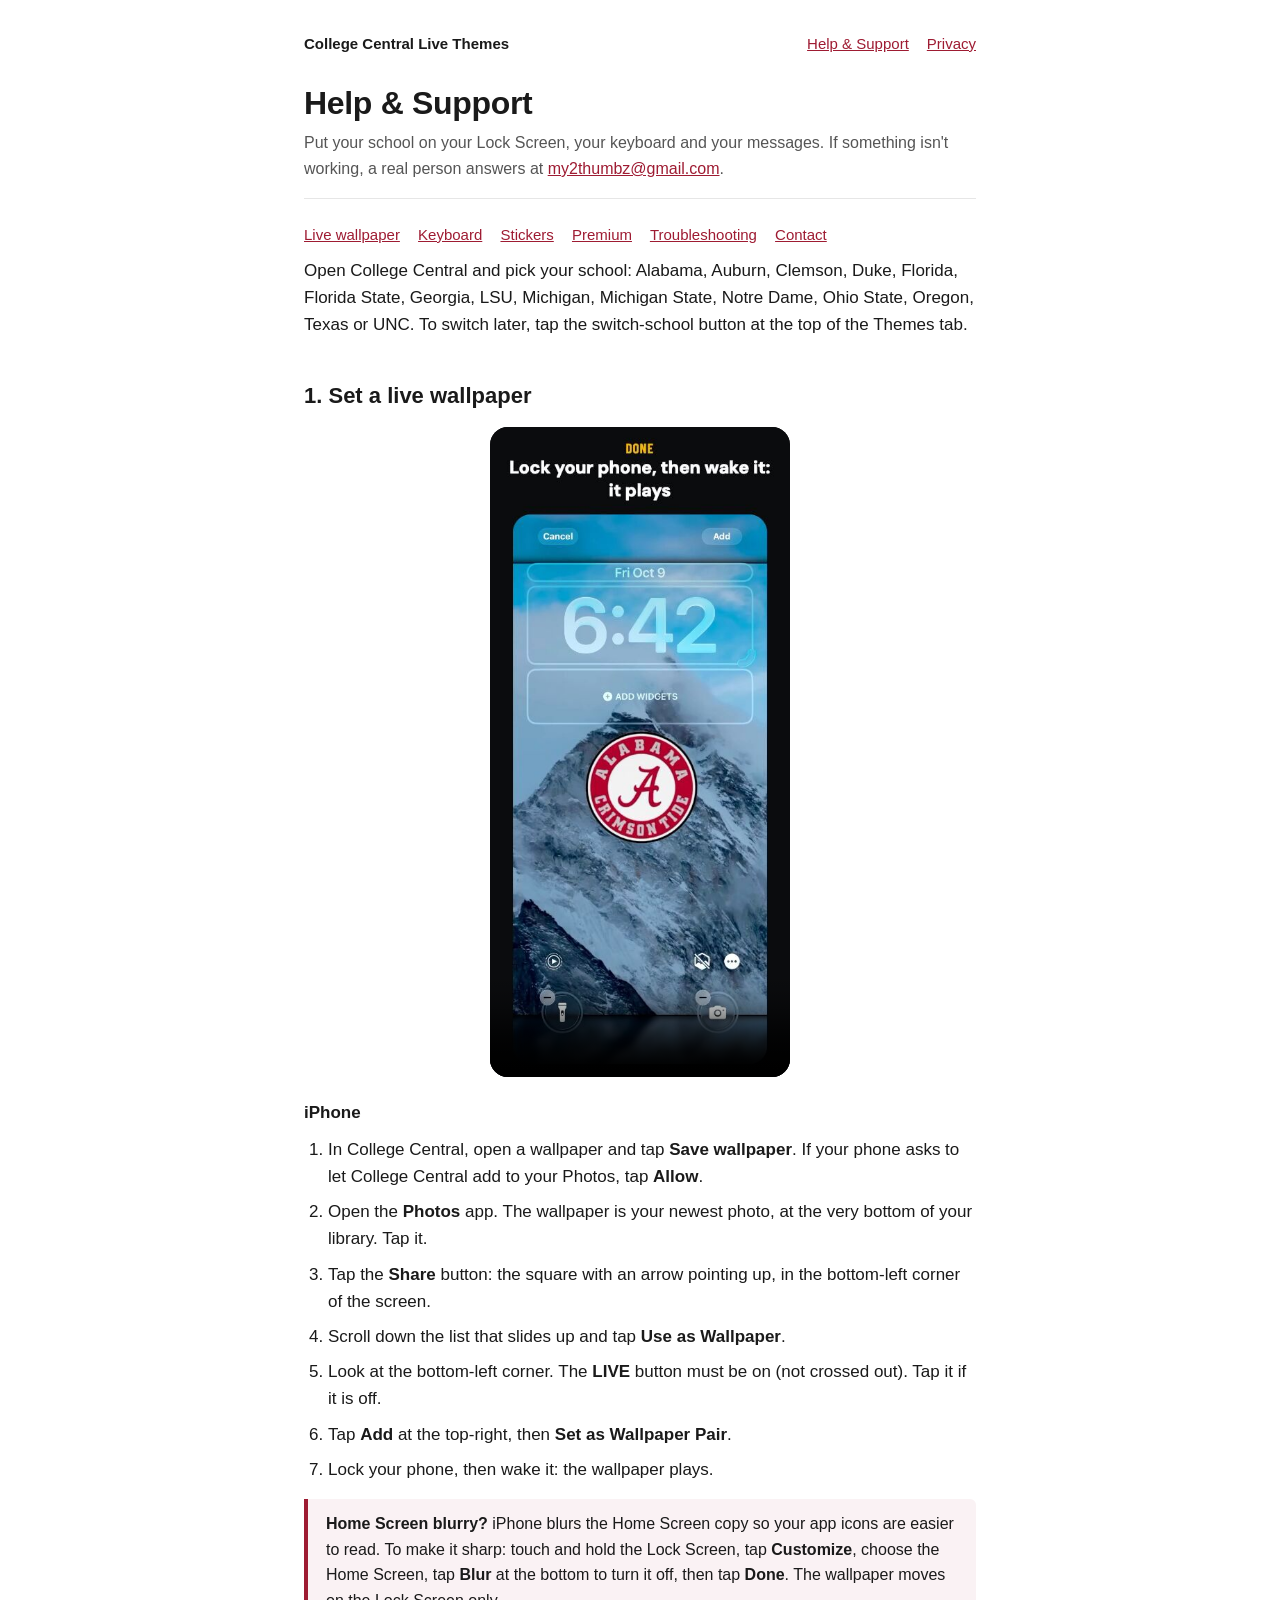
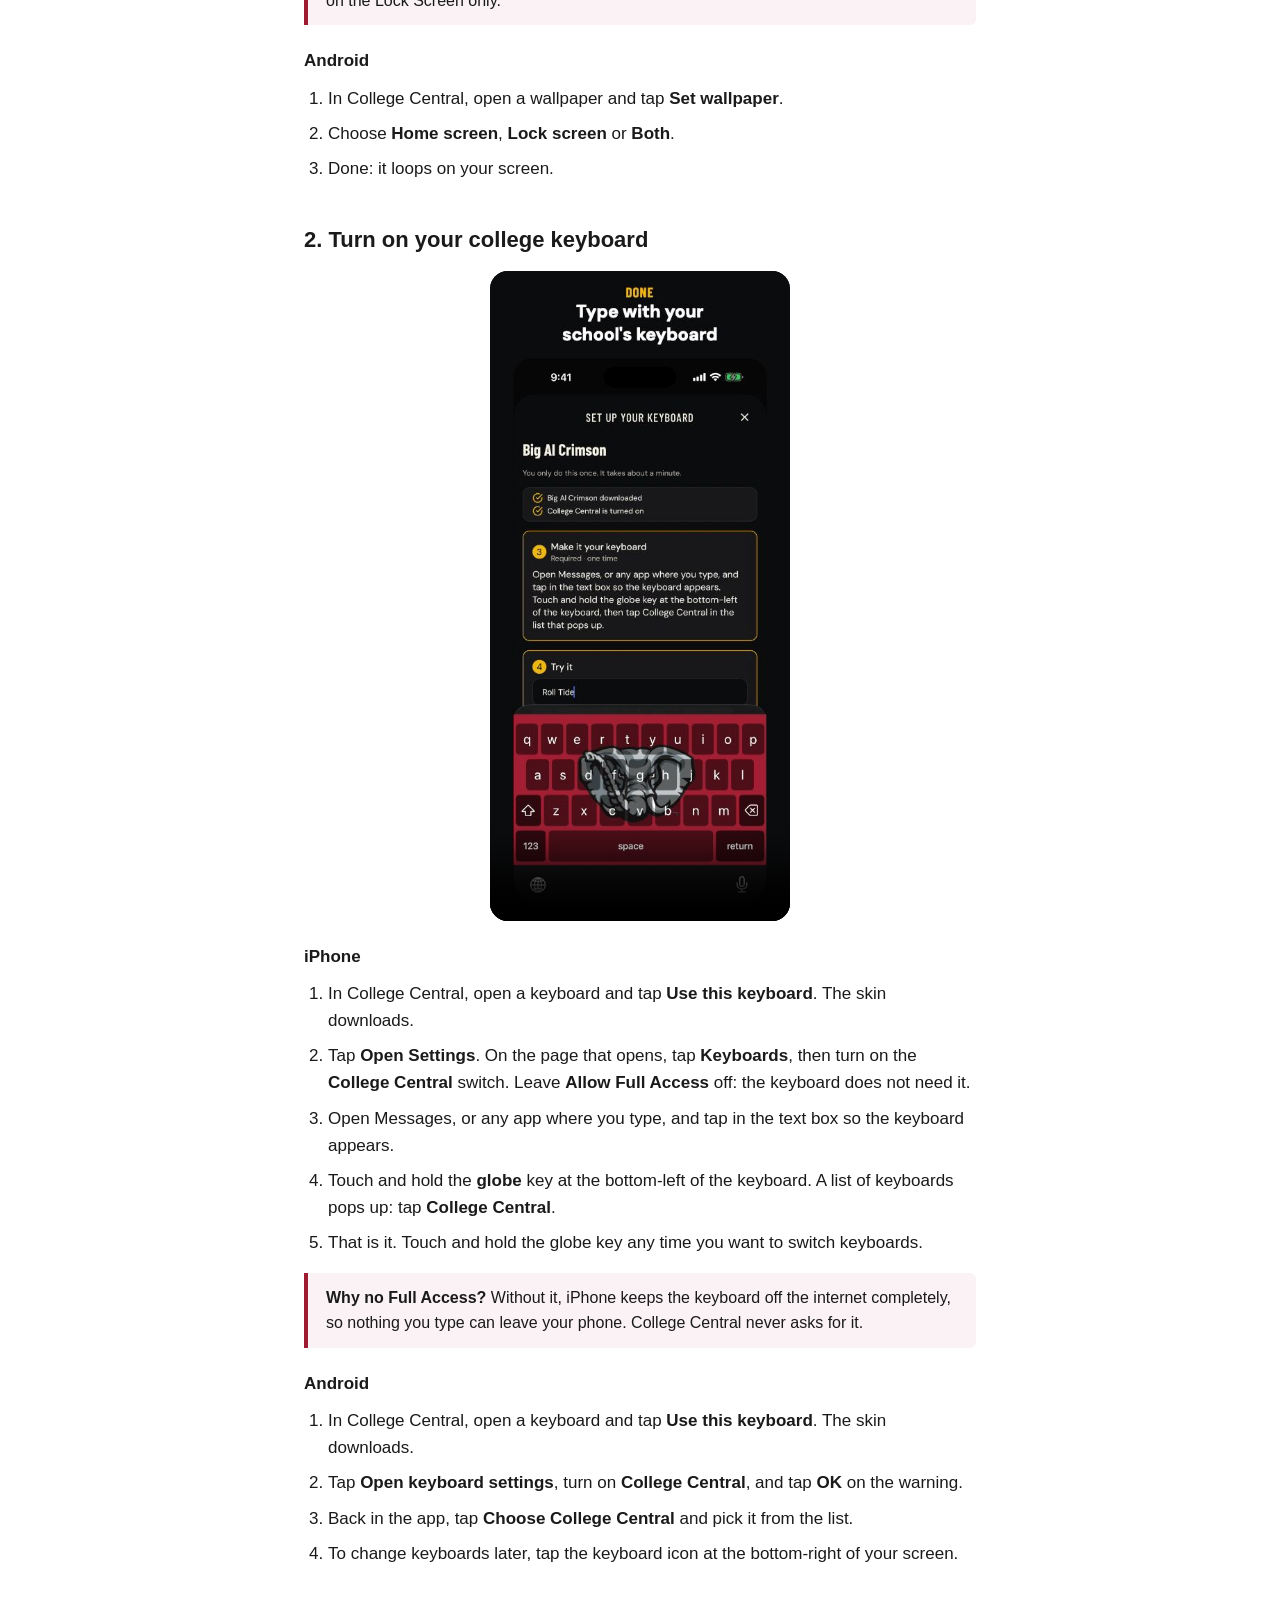
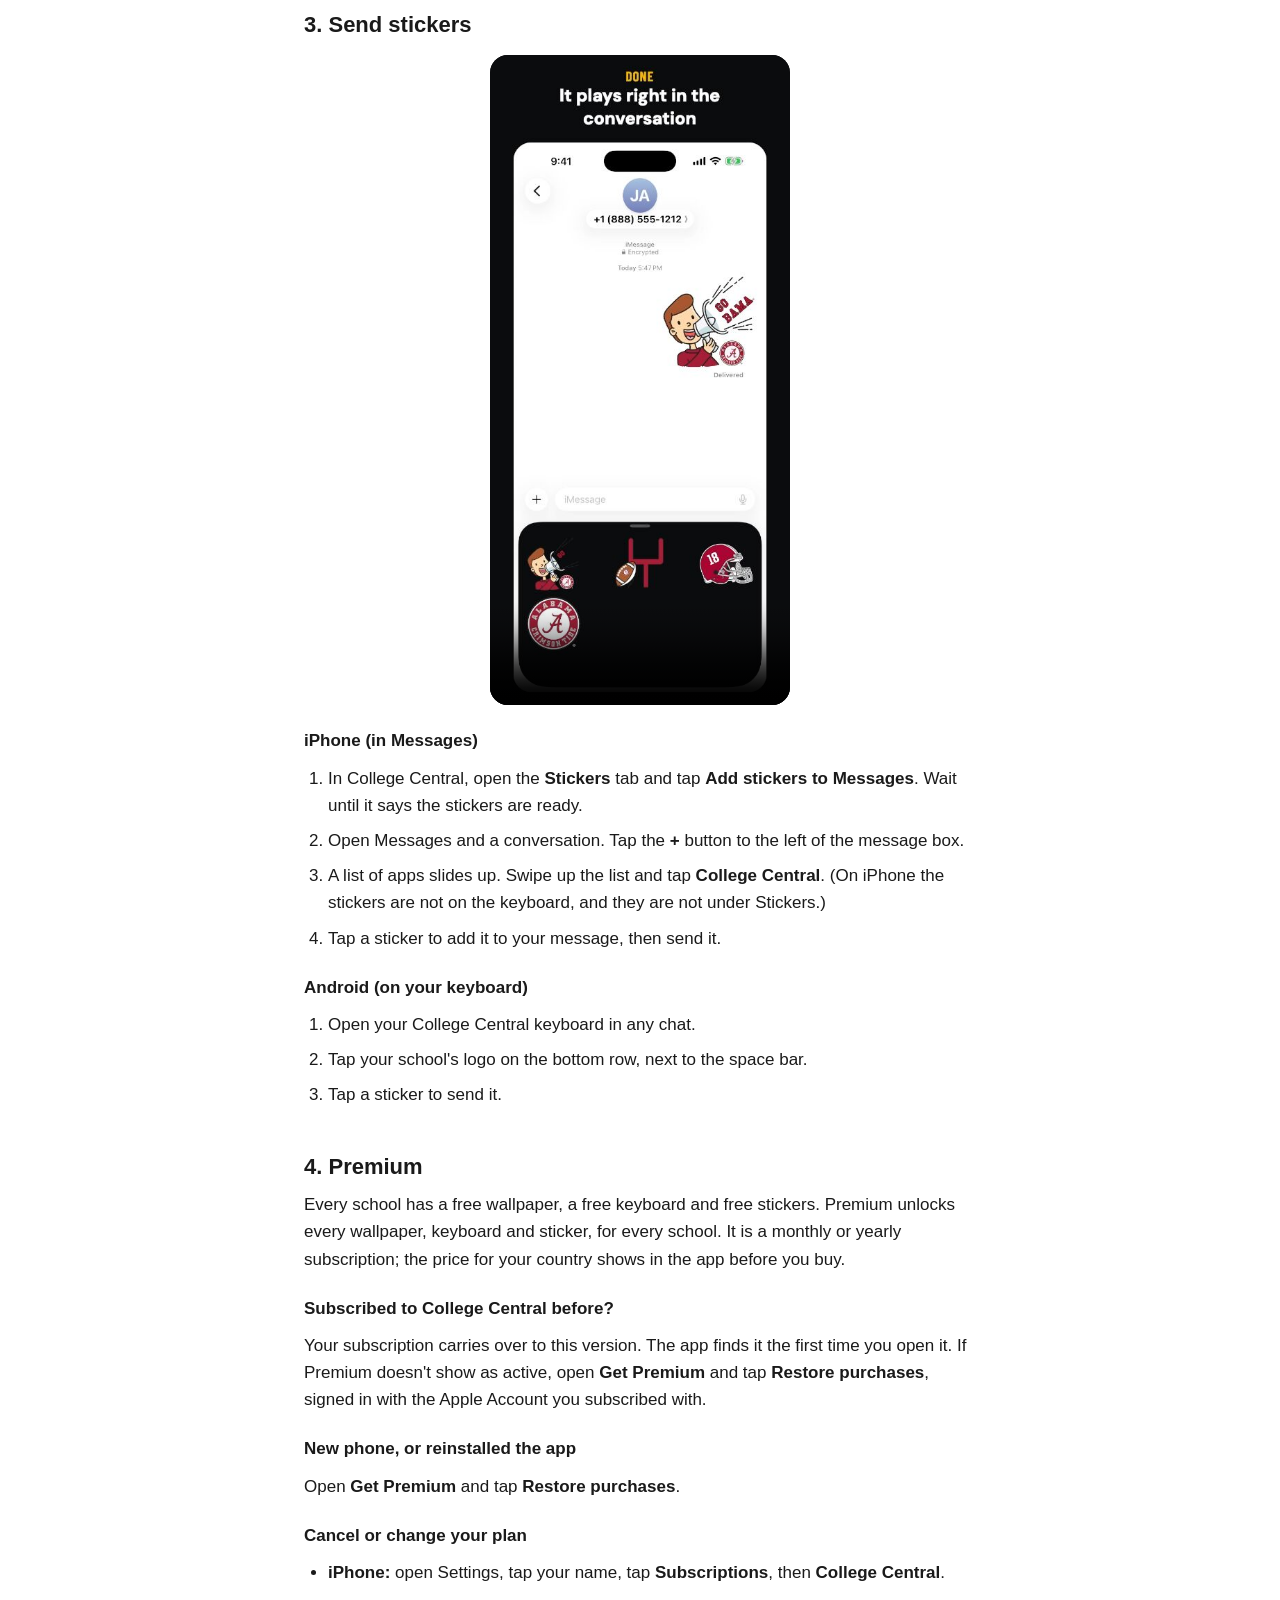
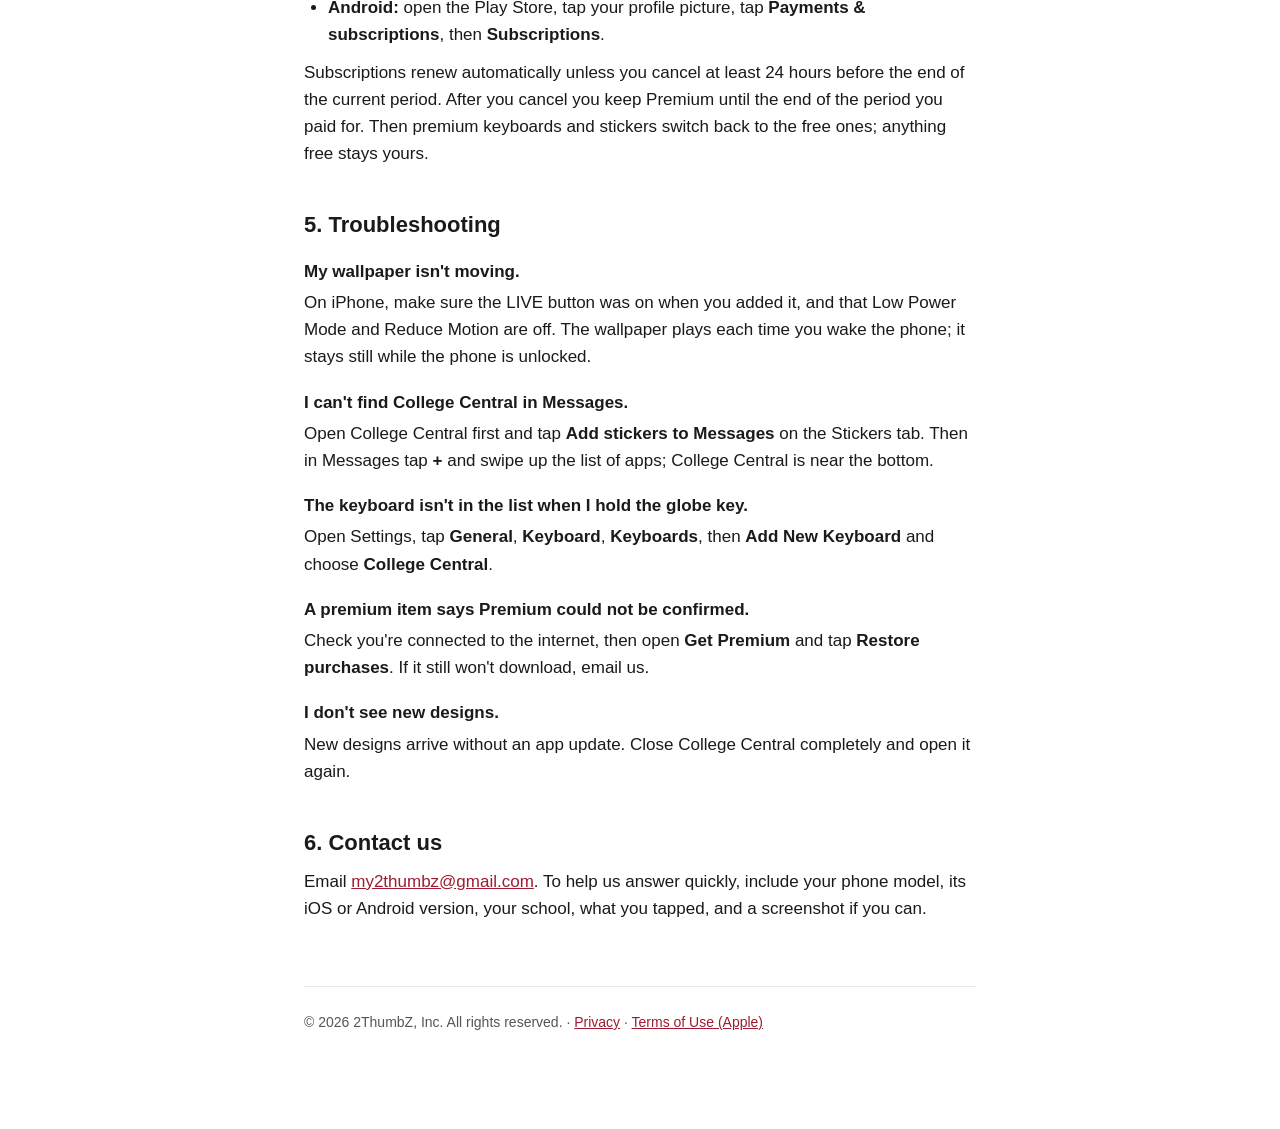
<file: pages/college-central-support.html>
<!DOCTYPE html>
<html lang="en">
<head>
  <meta charset="utf-8" />
  <meta name="viewport" content="width=device-width, initial-scale=1" />
  <title>College Central Live Themes — Help &amp; Support</title>
  <meta name="description" content="How to set your College Central live wallpaper, turn on your college keyboard and send stickers, plus Premium, restoring purchases and contacting support." />
  <meta name="robots" content="index,follow" />
  <style>
    :root {
      --ink: #1a1a1a;
      --muted: #555;
      --rule: #e6e6e6;
      --bg: #ffffff;
      --accent: #9E1B32;
      --max-width: 720px;
    }
    * { box-sizing: border-box; }
    html, body { margin: 0; padding: 0; background: var(--bg); color: var(--ink); }
    body {
      font-family: -apple-system, BlinkMacSystemFont, "Segoe UI", Roboto, Helvetica, Arial, sans-serif;
      font-size: 17px;
      line-height: 1.6;
      -webkit-text-size-adjust: 100%;
    }
    .wrap { max-width: var(--max-width); margin: 0 auto; padding: 32px 24px 96px; }
    nav.app { display: flex; flex-wrap: wrap; gap: 4px 18px; font-size: 15px; margin-bottom: 28px; }
    nav.app strong { margin-right: auto; }
    header { border-bottom: 1px solid var(--rule); padding-bottom: 16px; margin-bottom: 24px; }
    header h1 { font-size: 32px; line-height: 1.2; margin: 0 0 8px; font-weight: 800; letter-spacing: -0.01em; }
    header p { color: var(--muted); margin: 0; font-size: 16px; }
    nav.toc { font-size: 15px; margin: 0 0 8px; }
    nav.toc a { margin-right: 14px; white-space: nowrap; }
    h2 { font-size: 22px; line-height: 1.3; margin-top: 44px; margin-bottom: 8px; font-weight: 800; scroll-margin-top: 16px; }
    h3 { font-size: 17px; margin-top: 22px; margin-bottom: 6px; font-weight: 700; }
    p, ul, ol { margin: 10px 0; }
    ul, ol { padding-left: 24px; }
    li { margin: 8px 0; }
    a { color: var(--accent); text-decoration: underline; }
    a:hover { text-decoration: none; }
    .tip {
      background: #faf2f4;
      border-left: 4px solid var(--accent);
      padding: 12px 18px;
      margin: 16px 0;
      border-radius: 0 6px 6px 0;
      font-size: 16px;
    }
    .tip p { margin: 0; }
    dt { font-weight: 700; margin-top: 18px; }
    dd { margin: 4px 0 0; }
    figure.howto { margin: 16px 0 8px; display: flex; justify-content: center; }
    figure.howto video { width: 100%; max-width: 300px; aspect-ratio: 432 / 936; border-radius: 18px; background: #0B0B0C; display: block; }
    footer { margin-top: 64px; padding-top: 24px; border-top: 1px solid var(--rule); color: var(--muted); font-size: 14px; }
  </style>
</head>
<body>
  <div class="wrap">

    <nav class="app" aria-label="College Central">
      <strong><a href="/college-central" style="color: inherit; text-decoration: none;">College Central Live Themes</a></strong>
      <a href="/college-central/support" aria-current="page">Help &amp; Support</a>
      <a href="/college-central/privacy">Privacy</a>
    </nav>

    <header>
      <h1>Help &amp; Support</h1>
      <p>Put your school on your Lock Screen, your keyboard and your messages. If something isn't
        working, a real person answers at <a href="mailto:my2thumbz@gmail.com">my2thumbz@gmail.com</a>.</p>
    </header>

    <nav class="toc" aria-label="On this page">
      <a href="#wallpaper">Live wallpaper</a>
      <a href="#keyboard">Keyboard</a>
      <a href="#stickers">Stickers</a>
      <a href="#premium">Premium</a>
      <a href="#troubleshooting">Troubleshooting</a>
      <a href="#contact">Contact</a>
    </nav>

    <p>
      Open College Central and pick your school: Alabama, Auburn, Clemson, Duke, Florida, Florida
      State, Georgia, LSU, Michigan, Michigan State, Notre Dame, Ohio State, Oregon, Texas or UNC.
      To switch later, tap the switch-school button at the top of the Themes tab.
    </p>

    <h2 id="wallpaper">1. Set a live wallpaper</h2>

    <figure class="howto">
      <video controls preload="none" playsinline
             poster="../images/college-central/cc-wallpaper-poster.jpg"
             aria-label="Video: setting a College Central live wallpaper on iPhone">
        <source src="../video/college-central-wallpaper.mp4" type="video/mp4">
        Your browser can't play this video.
      </video>
    </figure>

    <h3>iPhone</h3>
    <ol>
      <li>In College Central, open a wallpaper and tap <strong>Save wallpaper</strong>. If your phone
        asks to let College Central add to your Photos, tap <strong>Allow</strong>.</li>
      <li>Open the <strong>Photos</strong> app. The wallpaper is your newest photo, at the very bottom
        of your library. Tap it.</li>
      <li>Tap the <strong>Share</strong> button: the square with an arrow pointing up, in the
        bottom-left corner of the screen.</li>
      <li>Scroll down the list that slides up and tap <strong>Use as Wallpaper</strong>.</li>
      <li>Look at the bottom-left corner. The <strong>LIVE</strong> button must be on (not crossed
        out). Tap it if it is off.</li>
      <li>Tap <strong>Add</strong> at the top-right, then <strong>Set as Wallpaper Pair</strong>.</li>
      <li>Lock your phone, then wake it: the wallpaper plays.</li>
    </ol>
    <div class="tip">
      <p><strong>Home Screen blurry?</strong> iPhone blurs the Home Screen copy so your app icons are
        easier to read. To make it sharp: touch and hold the Lock Screen, tap
        <strong>Customize</strong>, choose the Home Screen, tap <strong>Blur</strong> at the bottom to
        turn it off, then tap <strong>Done</strong>. The wallpaper moves on the Lock Screen only.</p>
    </div>

    <h3>Android</h3>
    <ol>
      <li>In College Central, open a wallpaper and tap <strong>Set wallpaper</strong>.</li>
      <li>Choose <strong>Home screen</strong>, <strong>Lock screen</strong> or <strong>Both</strong>.</li>
      <li>Done: it loops on your screen.</li>
    </ol>

    <h2 id="keyboard">2. Turn on your college keyboard</h2>

    <figure class="howto">
      <video controls preload="none" playsinline
             poster="../images/college-central/cc-keyboard-poster.jpg"
             aria-label="Video: turning on the College Central keyboard on iPhone">
        <source src="../video/college-central-keyboard.mp4" type="video/mp4">
        Your browser can't play this video.
      </video>
    </figure>

    <h3>iPhone</h3>
    <ol>
      <li>In College Central, open a keyboard and tap <strong>Use this keyboard</strong>. The skin
        downloads.</li>
      <li>Tap <strong>Open Settings</strong>. On the page that opens, tap <strong>Keyboards</strong>,
        then turn on the <strong>College Central</strong> switch. Leave <strong>Allow Full
        Access</strong> off: the keyboard does not need it.</li>
      <li>Open Messages, or any app where you type, and tap in the text box so the keyboard
        appears.</li>
      <li>Touch and hold the <strong>globe</strong> key at the bottom-left of the keyboard. A list of
        keyboards pops up: tap <strong>College Central</strong>.</li>
      <li>That is it. Touch and hold the globe key any time you want to switch keyboards.</li>
    </ol>
    <div class="tip">
      <p><strong>Why no Full Access?</strong> Without it, iPhone keeps the keyboard off the internet
        completely, so nothing you type can leave your phone. College Central never asks for it.</p>
    </div>

    <h3>Android</h3>
    <ol>
      <li>In College Central, open a keyboard and tap <strong>Use this keyboard</strong>. The skin
        downloads.</li>
      <li>Tap <strong>Open keyboard settings</strong>, turn on <strong>College Central</strong>, and
        tap <strong>OK</strong> on the warning.</li>
      <li>Back in the app, tap <strong>Choose College Central</strong> and pick it from the list.</li>
      <li>To change keyboards later, tap the keyboard icon at the bottom-right of your screen.</li>
    </ol>

    <h2 id="stickers">3. Send stickers</h2>

    <figure class="howto">
      <video controls preload="none" playsinline
             poster="../images/college-central/cc-stickers-poster.jpg"
             aria-label="Video: sending College Central stickers in Messages on iPhone">
        <source src="../video/college-central-stickers.mp4" type="video/mp4">
        Your browser can't play this video.
      </video>
    </figure>

    <h3>iPhone (in Messages)</h3>
    <ol>
      <li>In College Central, open the <strong>Stickers</strong> tab and tap <strong>Add stickers to
        Messages</strong>. Wait until it says the stickers are ready.</li>
      <li>Open Messages and a conversation. Tap the <strong>+</strong> button to the left of the
        message box.</li>
      <li>A list of apps slides up. Swipe up the list and tap <strong>College Central</strong>. (On
        iPhone the stickers are not on the keyboard, and they are not under Stickers.)</li>
      <li>Tap a sticker to add it to your message, then send it.</li>
    </ol>

    <h3>Android (on your keyboard)</h3>
    <ol>
      <li>Open your College Central keyboard in any chat.</li>
      <li>Tap your school's logo on the bottom row, next to the space bar.</li>
      <li>Tap a sticker to send it.</li>
    </ol>

    <h2 id="premium">4. Premium</h2>
    <p>
      Every school has a free wallpaper, a free keyboard and free stickers. Premium unlocks every
      wallpaper, keyboard and sticker, for every school. It is a monthly or yearly subscription;
      the price for your country shows in the app before you buy.
    </p>

    <h3>Subscribed to College Central before?</h3>
    <p>
      Your subscription carries over to this version. The app finds it the first time you open it.
      If Premium doesn't show as active, open <strong>Get Premium</strong> and tap <strong>Restore
      purchases</strong>, signed in with the Apple Account you subscribed with.
    </p>

    <h3>New phone, or reinstalled the app</h3>
    <p>Open <strong>Get Premium</strong> and tap <strong>Restore purchases</strong>.</p>

    <h3>Cancel or change your plan</h3>
    <ul>
      <li><strong>iPhone:</strong> open Settings, tap your name, tap <strong>Subscriptions</strong>,
        then <strong>College Central</strong>.</li>
      <li><strong>Android:</strong> open the Play Store, tap your profile picture, tap
        <strong>Payments &amp; subscriptions</strong>, then <strong>Subscriptions</strong>.</li>
    </ul>
    <p>
      Subscriptions renew automatically unless you cancel at least 24 hours before the end of the
      current period. After you cancel you keep Premium until the end of the period you paid for.
      Then premium keyboards and stickers switch back to the free ones; anything free stays yours.
    </p>

    <h2 id="troubleshooting">5. Troubleshooting</h2>
    <dl>
      <dt>My wallpaper isn't moving.</dt>
      <dd>On iPhone, make sure the LIVE button was on when you added it, and that Low Power Mode
        and Reduce Motion are off. The wallpaper plays each time you wake the phone; it stays still
        while the phone is unlocked.</dd>

      <dt>I can't find College Central in Messages.</dt>
      <dd>Open College Central first and tap <strong>Add stickers to Messages</strong> on the
        Stickers tab. Then in Messages tap <strong>+</strong> and swipe up the list of apps;
        College Central is near the bottom.</dd>

      <dt>The keyboard isn't in the list when I hold the globe key.</dt>
      <dd>Open Settings, tap <strong>General</strong>, <strong>Keyboard</strong>,
        <strong>Keyboards</strong>, then <strong>Add New Keyboard</strong> and choose
        <strong>College Central</strong>.</dd>

      <dt>A premium item says Premium could not be confirmed.</dt>
      <dd>Check you're connected to the internet, then open <strong>Get Premium</strong> and tap
        <strong>Restore purchases</strong>. If it still won't download, email us.</dd>

      <dt>I don't see new designs.</dt>
      <dd>New designs arrive without an app update. Close College Central completely and open it
        again.</dd>
    </dl>

    <h2 id="contact">6. Contact us</h2>
    <p>
      Email <a href="mailto:my2thumbz@gmail.com">my2thumbz@gmail.com</a>. To help us answer quickly,
      include your phone model, its iOS or Android version, your school, what you tapped, and a
      screenshot if you can.
    </p>

    <footer>
      &copy; 2026 2ThumbZ, Inc. All rights reserved. &middot;
      <a href="/college-central/privacy">Privacy</a> &middot;
      <a href="https://www.apple.com/legal/internet-services/itunes/dev/stdeula/">Terms of Use (Apple)</a>
    </footer>

  </div>
</body>
</html>
</file>
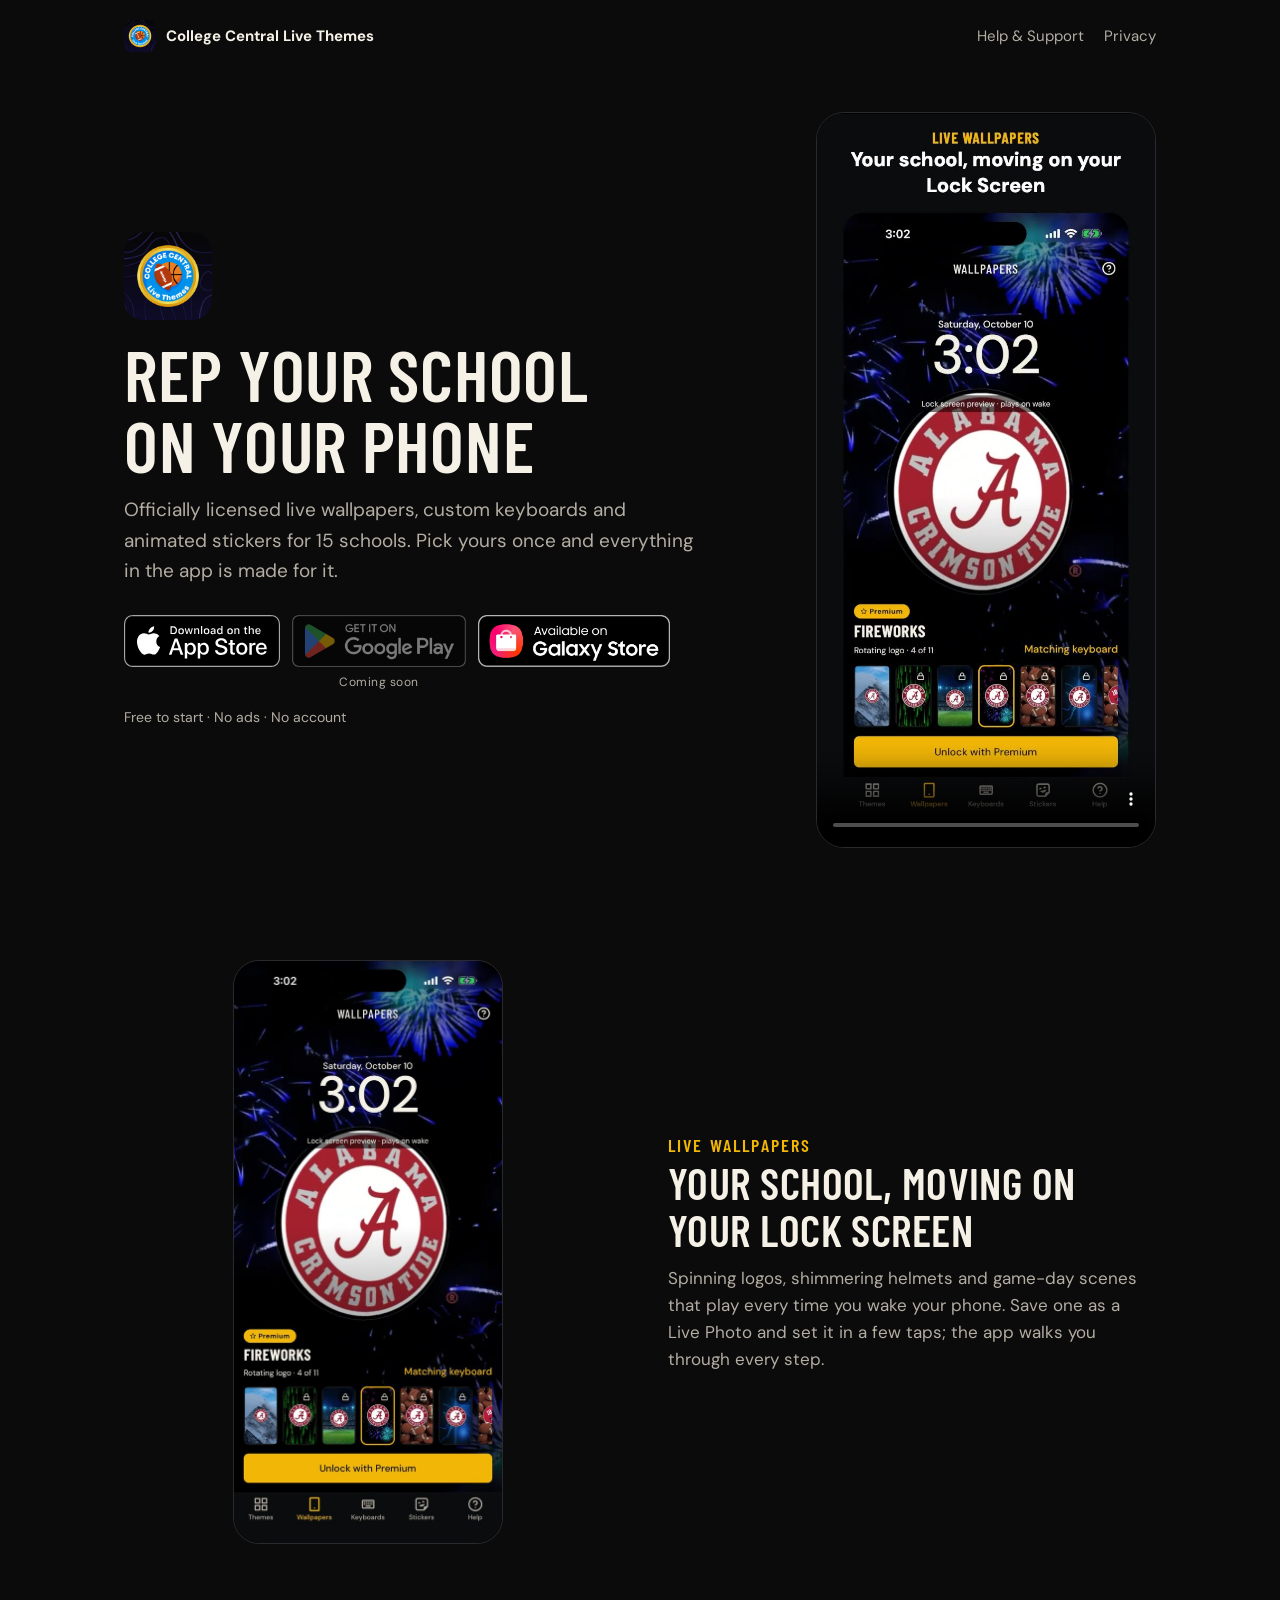
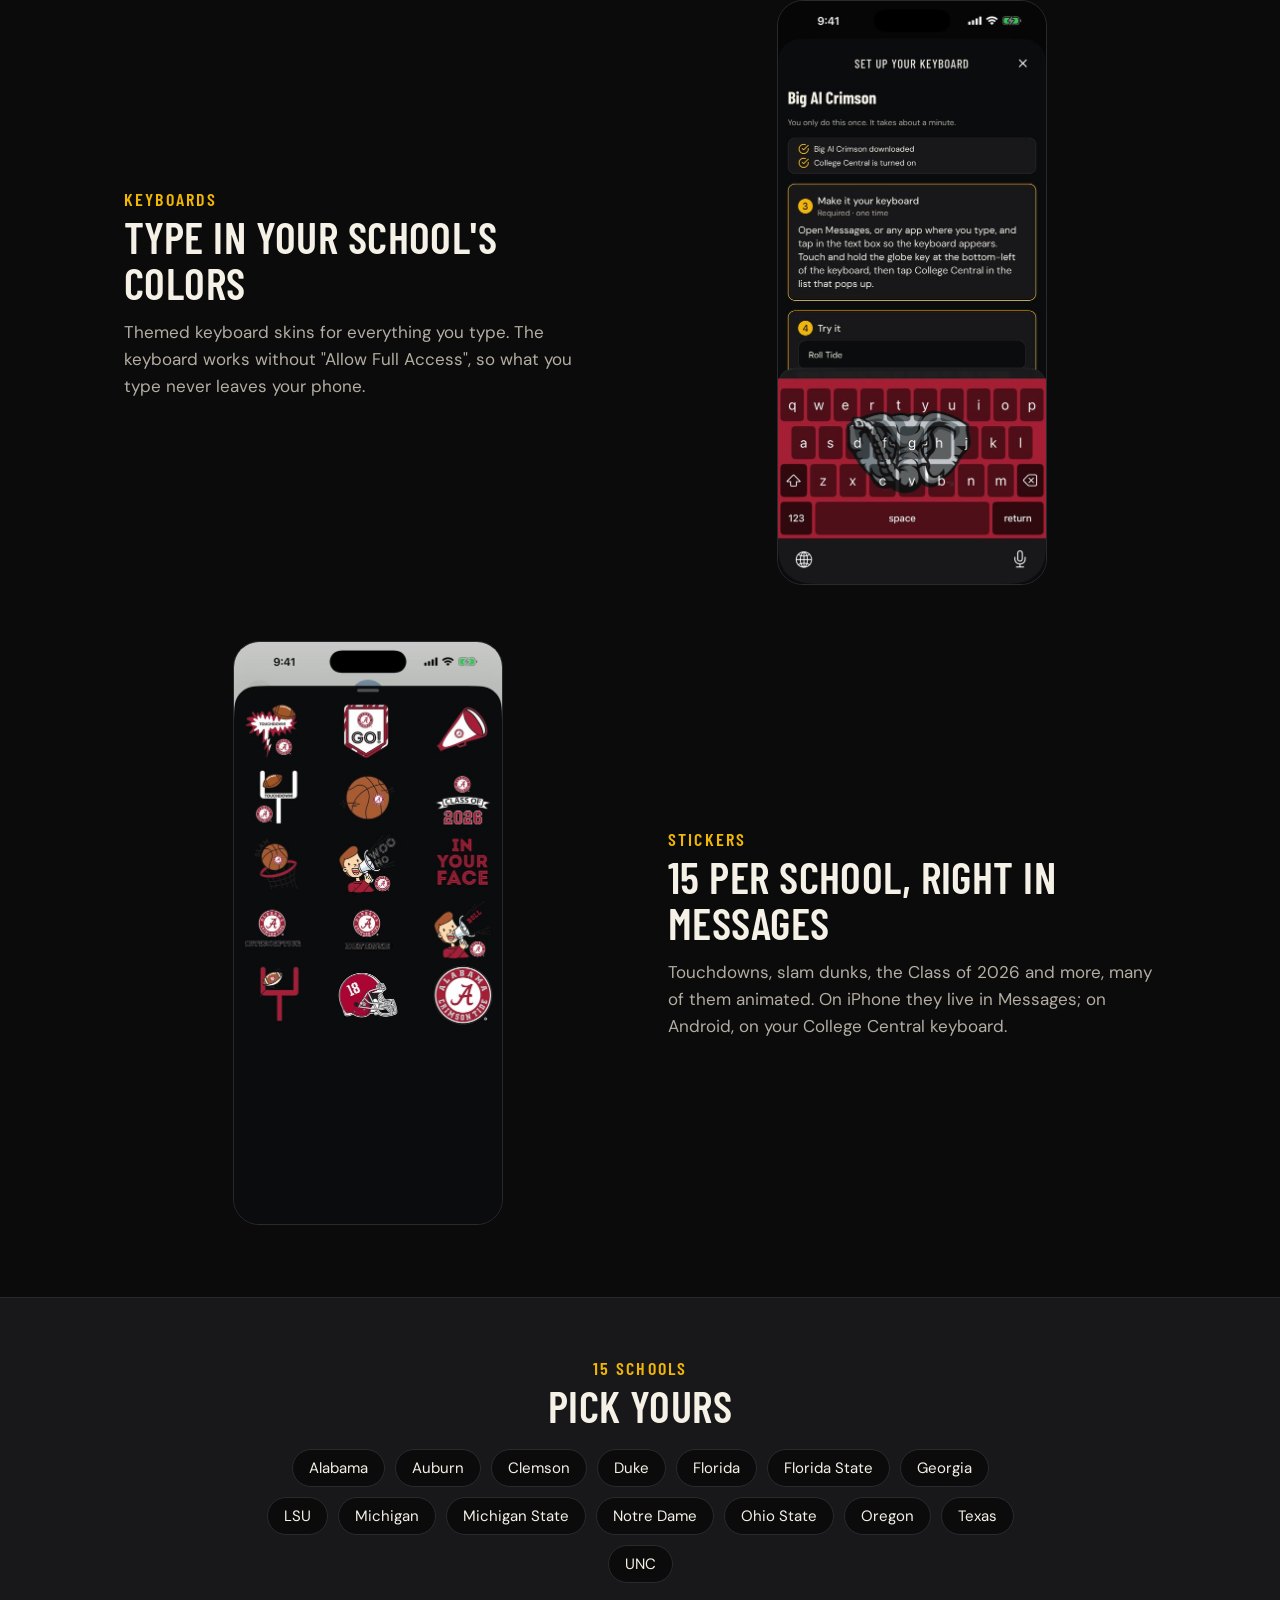
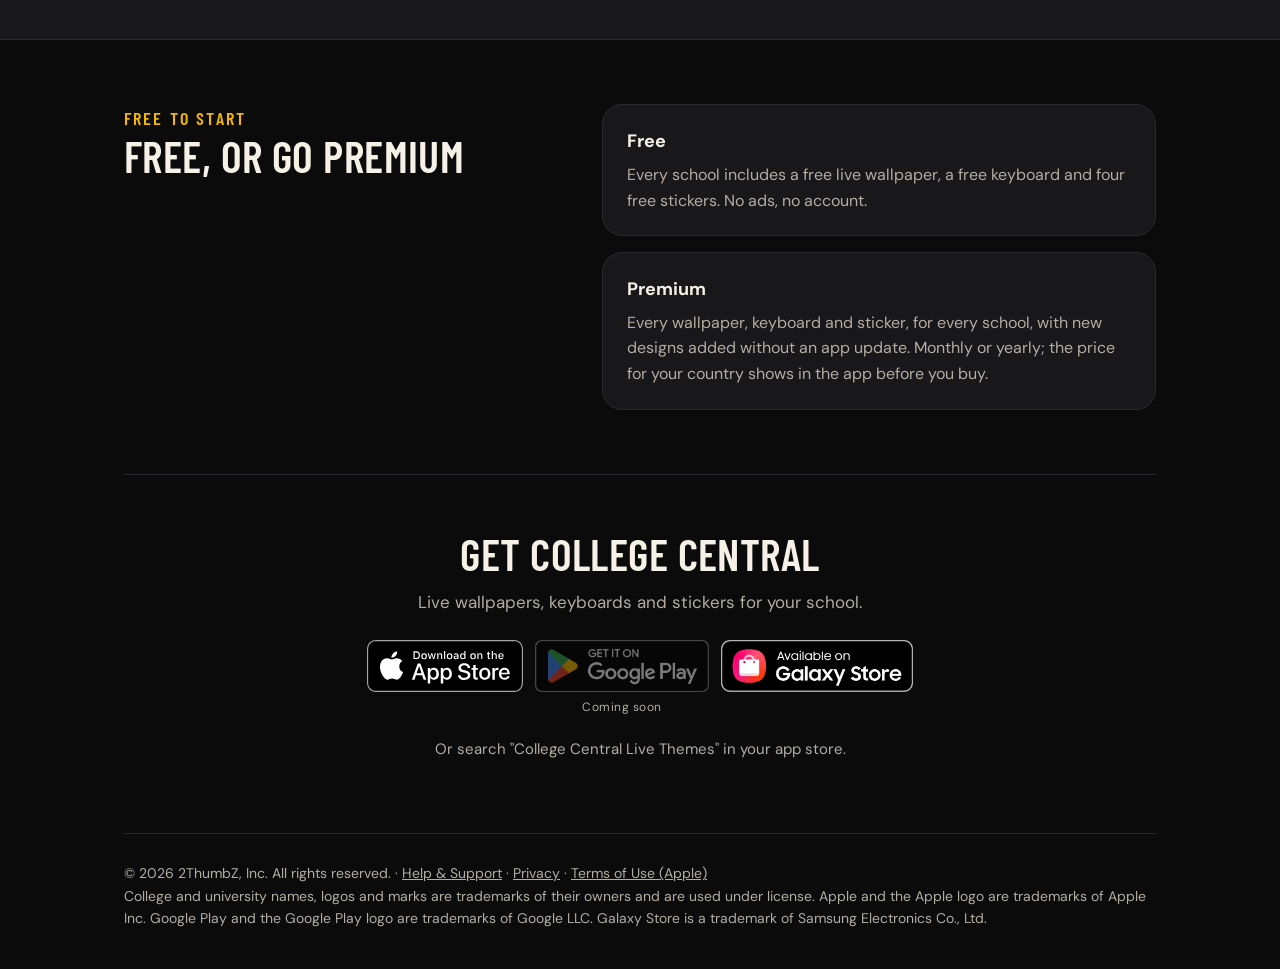
<file: pages/college-central.html>
<!DOCTYPE html>
<html lang="en">
<head>
  <meta charset="utf-8" />
  <meta name="viewport" content="width=device-width, initial-scale=1" />
  <title>College Central Live Themes — Live wallpapers, keyboards and stickers for 15 schools</title>
  <meta name="description" content="Officially licensed live wallpapers, custom keyboards and animated stickers for Alabama, Auburn, Clemson, Duke, Florida, Florida State, Georgia, LSU, Michigan, Michigan State, Notre Dame, Ohio State, Oregon, Texas and UNC. Free to start." />
  <meta name="robots" content="index,follow" />
  <!-- Safari on iPhone shows its Smart App Banner, linking to the App Store listing. -->
  <meta name="apple-itunes-app" content="app-id=1514303131" />
  <meta property="og:type" content="website" />
  <meta property="og:title" content="College Central Live Themes" />
  <meta property="og:description" content="Rep your school on your phone: live wallpapers, keyboards and stickers for 15 schools." />
  <meta property="og:url" content="https://2thumbz.com/college-central" />
  <meta property="og:image" content="https://2thumbz.com/images/college-central/cc-preview-poster.jpg" />
  <link rel="icon" href="../images/college-central/app-icon.png" />
  <link rel="preconnect" href="https://fonts.googleapis.com" />
  <link rel="preconnect" href="https://fonts.gstatic.com" crossorigin />
  <link href="https://fonts.googleapis.com/css2?family=Barlow+Condensed:wght@600&family=DM+Sans:wght@400;500;700&display=swap" rel="stylesheet" />
  <style>
    /* The app's own tokens (src/ui/tokens.ts). */
    :root {
      --bg: #0B0B0C;
      --surface: #18181B;
      --line: #2A2A2E;
      --gold: #F2B705;
      --ink: #F5F1E6;
      --muted: #B3ADA2;
      --max: 1080px;
    }
    * { box-sizing: border-box; }
    html, body { margin: 0; padding: 0; background: var(--bg); color: var(--ink); }
    body {
      font-family: "DM Sans", -apple-system, BlinkMacSystemFont, "Segoe UI", Roboto, Helvetica, Arial, sans-serif;
      font-size: 17px;
      line-height: 1.6;
      -webkit-text-size-adjust: 100%;
    }
    a { color: var(--gold); }
    img, video { display: block; max-width: 100%; }
    .container { max-width: var(--max); margin: 0 auto; padding: 0 24px; }
    h1, h2, .eyebrow { font-family: "Barlow Condensed", "DM Sans", sans-serif; font-weight: 600; text-transform: uppercase; }
    h1 { font-size: clamp(44px, 7vw, 72px); line-height: 0.98; letter-spacing: 0.01em; margin: 18px 0 16px; }
    h2 { font-size: clamp(32px, 4.5vw, 44px); line-height: 1.05; letter-spacing: 0.01em; margin: 0 0 12px; }
    .eyebrow { color: var(--gold); font-size: 18px; letter-spacing: 0.12em; }

    nav.app { display: flex; flex-wrap: wrap; align-items: center; gap: 6px 20px; padding: 20px 0; font-size: 15px; }
    nav.app .brand { display: flex; align-items: center; gap: 10px; margin-right: auto; color: var(--ink); text-decoration: none; font-weight: 700; }
    nav.app .brand img { width: 32px; height: 32px; border-radius: 8px; }
    nav.app a:not(.brand) { color: var(--muted); text-decoration: none; }
    nav.app a:not(.brand):hover { color: var(--ink); }

    .hero { display: grid; gap: 40px; align-items: center; padding: 24px 0 64px; }
    .hero .icon { width: 88px; height: 88px; border-radius: 20px; }
    .lead { color: var(--muted); font-size: 19px; max-width: 34em; margin: 0 0 28px; }
    .note { color: var(--muted); font-size: 14px; margin: 14px 0 0; }
    .preview { justify-self: center; width: 100%; max-width: 340px; }
    .preview video { width: 100%; aspect-ratio: 640 / 1386; border-radius: 28px; background: #000; border: 1px solid var(--line); }

    /* Store badges: official artwork, unmodified, all at the same height, App Store first. */
    .stores { display: flex; flex-wrap: wrap; gap: 12px; align-items: flex-start; }
    .stores a, .stores .soon { display: inline-flex; flex-direction: column; align-items: center; gap: 6px; text-decoration: none; }
    .stores img { height: 52px; width: auto; }
    .stores .soon img { opacity: 0.45; }
    .stores .soon small { color: var(--muted); font-size: 12px; letter-spacing: 0.04em; }
    .stores.center { justify-content: center; }

    .features { display: grid; gap: 56px; padding: 24px 0 72px; }
    .feature { display: grid; gap: 28px; align-items: center; }
    .feature img { width: 100%; max-width: 270px; height: auto; justify-self: center; border-radius: 26px; border: 1px solid var(--line); }
    .feature p { color: var(--muted); margin: 0; max-width: 32em; }

    .schools { background: var(--surface); border-top: 1px solid var(--line); border-bottom: 1px solid var(--line); padding: 56px 0; text-align: center; }
    .schools ul { list-style: none; padding: 0; margin: 20px auto 0; max-width: 760px; display: flex; flex-wrap: wrap; justify-content: center; gap: 10px; }
    .schools li { border: 1px solid var(--line); background: var(--bg); border-radius: 999px; padding: 6px 16px; font-size: 15px; }

    .premium { padding: 64px 0; display: grid; gap: 24px; }
    .premium .cards { display: grid; gap: 16px; }
    .premium .card { background: var(--surface); border: 1px solid var(--line); border-radius: 20px; padding: 22px 24px; }
    .premium .card h3 { margin: 0 0 6px; font-size: 18px; }
    .premium .card p { margin: 0; color: var(--muted); font-size: 16px; }

    .cta { text-align: center; padding: 56px 0 72px; border-top: 1px solid var(--line); }
    .cta p { color: var(--muted); margin: 0 0 24px; }
    .cta .search { margin: 20px 0 0; font-size: 15px; }

    footer { border-top: 1px solid var(--line); padding: 28px 0 40px; color: var(--muted); font-size: 14px; }
    footer a { color: var(--muted); }

    @media (min-width: 860px) {
      .hero { grid-template-columns: 1.15fr 0.85fr; padding: 40px 0 88px; }
      .preview { justify-self: end; }
      .feature { grid-template-columns: 1fr 1fr; gap: 56px; }
      .feature:nth-child(even) img { order: 2; }
      .premium { grid-template-columns: 0.9fr 1.1fr; align-items: start; }
    }
  </style>
</head>
<body>
  <div class="container">
    <nav class="app" aria-label="College Central">
      <a class="brand" href="/college-central" aria-current="page">
        <img src="../images/college-central/app-icon.png" alt="" width="32" height="32" />
        College Central Live Themes
      </a>
      <a href="/college-central/support">Help &amp; Support</a>
      <a href="/college-central/privacy">Privacy</a>
    </nav>

    <section class="hero">
      <div>
        <img class="icon" src="../images/college-central/app-icon.png" alt="College Central Live Themes app icon" width="88" height="88" />
        <h1>Rep your school<br />on your phone</h1>
        <p class="lead">Officially licensed live wallpapers, custom keyboards and animated stickers for 15 schools. Pick yours once and everything in the app is made for it.</p>
        <!--
          Store links. Google Play shows "Coming soon" until its listing is published; then make
          it an <a> like the others:
            https://play.google.com/store/apps/details?id=com.twothumbz.collegecentral
        -->
        <div class="stores">
          <a href="https://apps.apple.com/app/id1514303131" rel="noopener">
            <img src="../images/badges/app-store.svg" alt="Download on the App Store" width="156" height="52" />
          </a>
          <span class="soon">
            <img src="../images/badges/google-play.png" alt="Get it on Google Play (coming soon)" width="175" height="52" />
            <small>Coming soon</small>
          </span>
          <a href="https://galaxystore.samsung.com/detail/com.twothumbz.collegecentral" rel="noopener">
            <img src="../images/badges/galaxy-store.png" alt="Available on Galaxy Store" width="192" height="52" />
          </a>
        </div>
        <p class="note">Free to start · No ads · No account</p>
      </div>
      <div class="preview">
        <video controls playsinline muted preload="none"
               poster="../images/college-central/cc-preview-poster.jpg"
               aria-label="Video: College Central live wallpapers, keyboards and stickers">
          <source src="../video/college-central-preview.mp4" type="video/mp4" />
          Your browser can't play this video.
        </video>
      </div>
    </section>

    <section class="features" aria-label="What's in the app">
      <div class="feature">
        <img src="../images/college-central/cc-shot-wallpaper.jpg" alt="The Fireworks live wallpaper for Alabama, previewed on a Lock Screen" width="540" height="1173" loading="lazy" />
        <div>
          <span class="eyebrow">Live wallpapers</span>
          <h2>Your school, moving on your Lock Screen</h2>
          <p>Spinning logos, shimmering helmets and game-day scenes that play every time you wake your phone. Save one as a Live Photo and set it in a few taps; the app walks you through every step.</p>
        </div>
      </div>
      <div class="feature">
        <img src="../images/college-central/cc-shot-keyboard.jpg" alt="Typing Roll Tide on the Big Al Crimson keyboard" width="540" height="1173" loading="lazy" />
        <div>
          <span class="eyebrow">Keyboards</span>
          <h2>Type in your school's colors</h2>
          <p>Themed keyboard skins for everything you type. The keyboard works without "Allow Full Access", so what you type never leaves your phone.</p>
        </div>
      </div>
      <div class="feature">
        <img src="../images/college-central/cc-shot-stickers.jpg" alt="Fifteen Alabama stickers in the College Central panel in Messages" width="540" height="1173" loading="lazy" />
        <div>
          <span class="eyebrow">Stickers</span>
          <h2>15 per school, right in Messages</h2>
          <p>Touchdowns, slam dunks, the Class of 2026 and more, many of them animated. On iPhone they live in Messages; on Android, on your College Central keyboard.</p>
        </div>
      </div>
    </section>
  </div>

  <section class="schools" aria-labelledby="schools-heading">
    <div class="container">
      <span class="eyebrow">15 schools</span>
      <h2 id="schools-heading">Pick yours</h2>
      <ul>
        <li>Alabama</li><li>Auburn</li><li>Clemson</li><li>Duke</li><li>Florida</li>
        <li>Florida State</li><li>Georgia</li><li>LSU</li><li>Michigan</li><li>Michigan State</li>
        <li>Notre Dame</li><li>Ohio State</li><li>Oregon</li><li>Texas</li><li>UNC</li>
      </ul>
    </div>
  </section>

  <div class="container">
    <section class="premium" aria-labelledby="premium-heading">
      <div>
        <span class="eyebrow">Free to start</span>
        <h2 id="premium-heading">Free, or go Premium</h2>
      </div>
      <div class="cards">
        <div class="card">
          <h3>Free</h3>
          <p>Every school includes a free live wallpaper, a free keyboard and four free stickers. No ads, no account.</p>
        </div>
        <div class="card">
          <h3>Premium</h3>
          <p>Every wallpaper, keyboard and sticker, for every school, with new designs added without an app update. Monthly or yearly; the price for your country shows in the app before you buy.</p>
        </div>
      </div>
    </section>

    <section class="cta">
      <h2>Get College Central</h2>
      <p>Live wallpapers, keyboards and stickers for your school.</p>
      <div class="stores center">
        <a href="https://apps.apple.com/app/id1514303131" rel="noopener">
          <img src="../images/badges/app-store.svg" alt="Download on the App Store" width="156" height="52" />
        </a>
        <span class="soon">
          <img src="../images/badges/google-play.png" alt="Get it on Google Play (coming soon)" width="175" height="52" />
          <small>Coming soon</small>
        </span>
        <a href="https://galaxystore.samsung.com/detail/com.twothumbz.collegecentral" rel="noopener">
          <img src="../images/badges/galaxy-store.png" alt="Available on Galaxy Store" width="192" height="52" />
        </a>
      </div>
      <p class="search">Or search "College Central Live Themes" in your app store.</p>
    </section>

    <footer>
      &copy; 2026 2ThumbZ, Inc. All rights reserved. &middot;
      <a href="/college-central/support">Help &amp; Support</a> &middot;
      <a href="/college-central/privacy">Privacy</a> &middot;
      <a href="https://www.apple.com/legal/internet-services/itunes/dev/stdeula/">Terms of Use (Apple)</a><br />
      College and university names, logos and marks are trademarks of their owners and are used under license.
      Apple and the Apple logo are trademarks of Apple Inc. Google Play and the Google Play logo are trademarks of Google LLC.
      Galaxy Store is a trademark of Samsung Electronics Co., Ltd.
    </footer>
  </div>
</body>
</html>
</file>
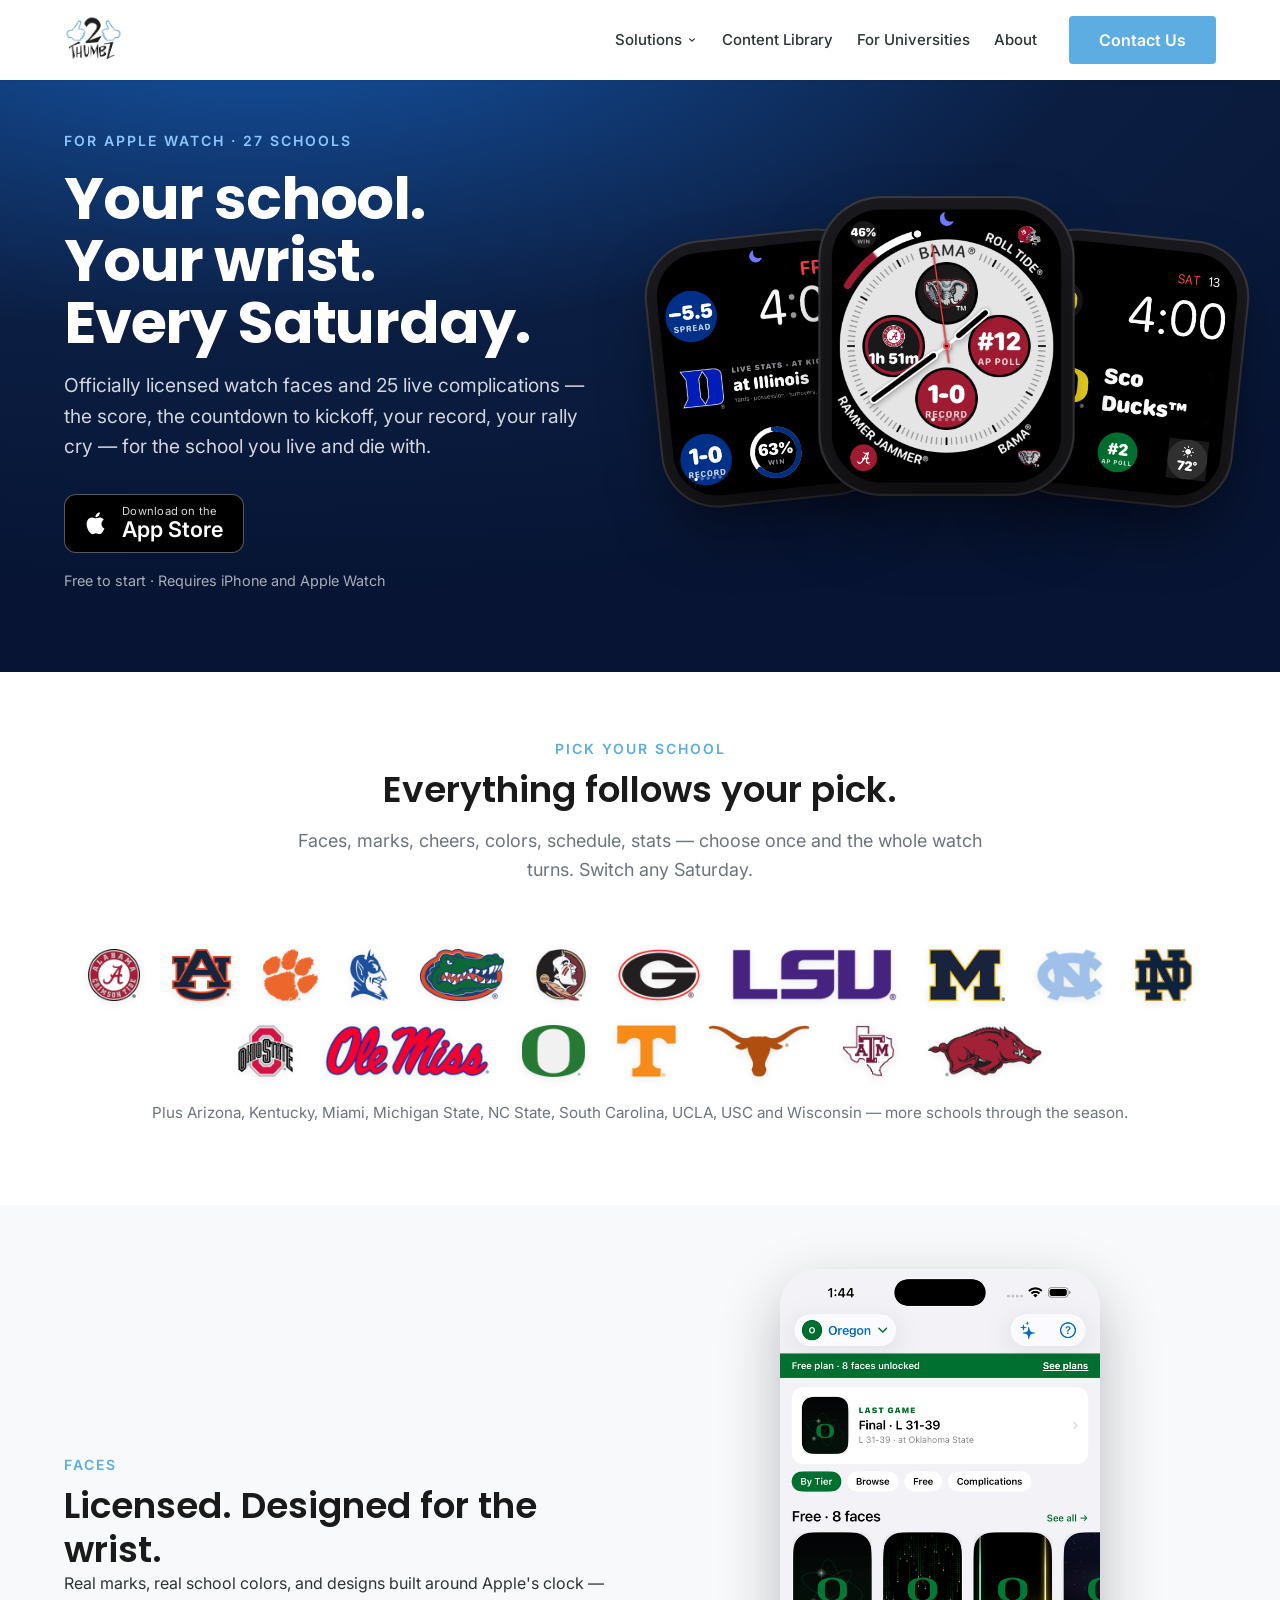
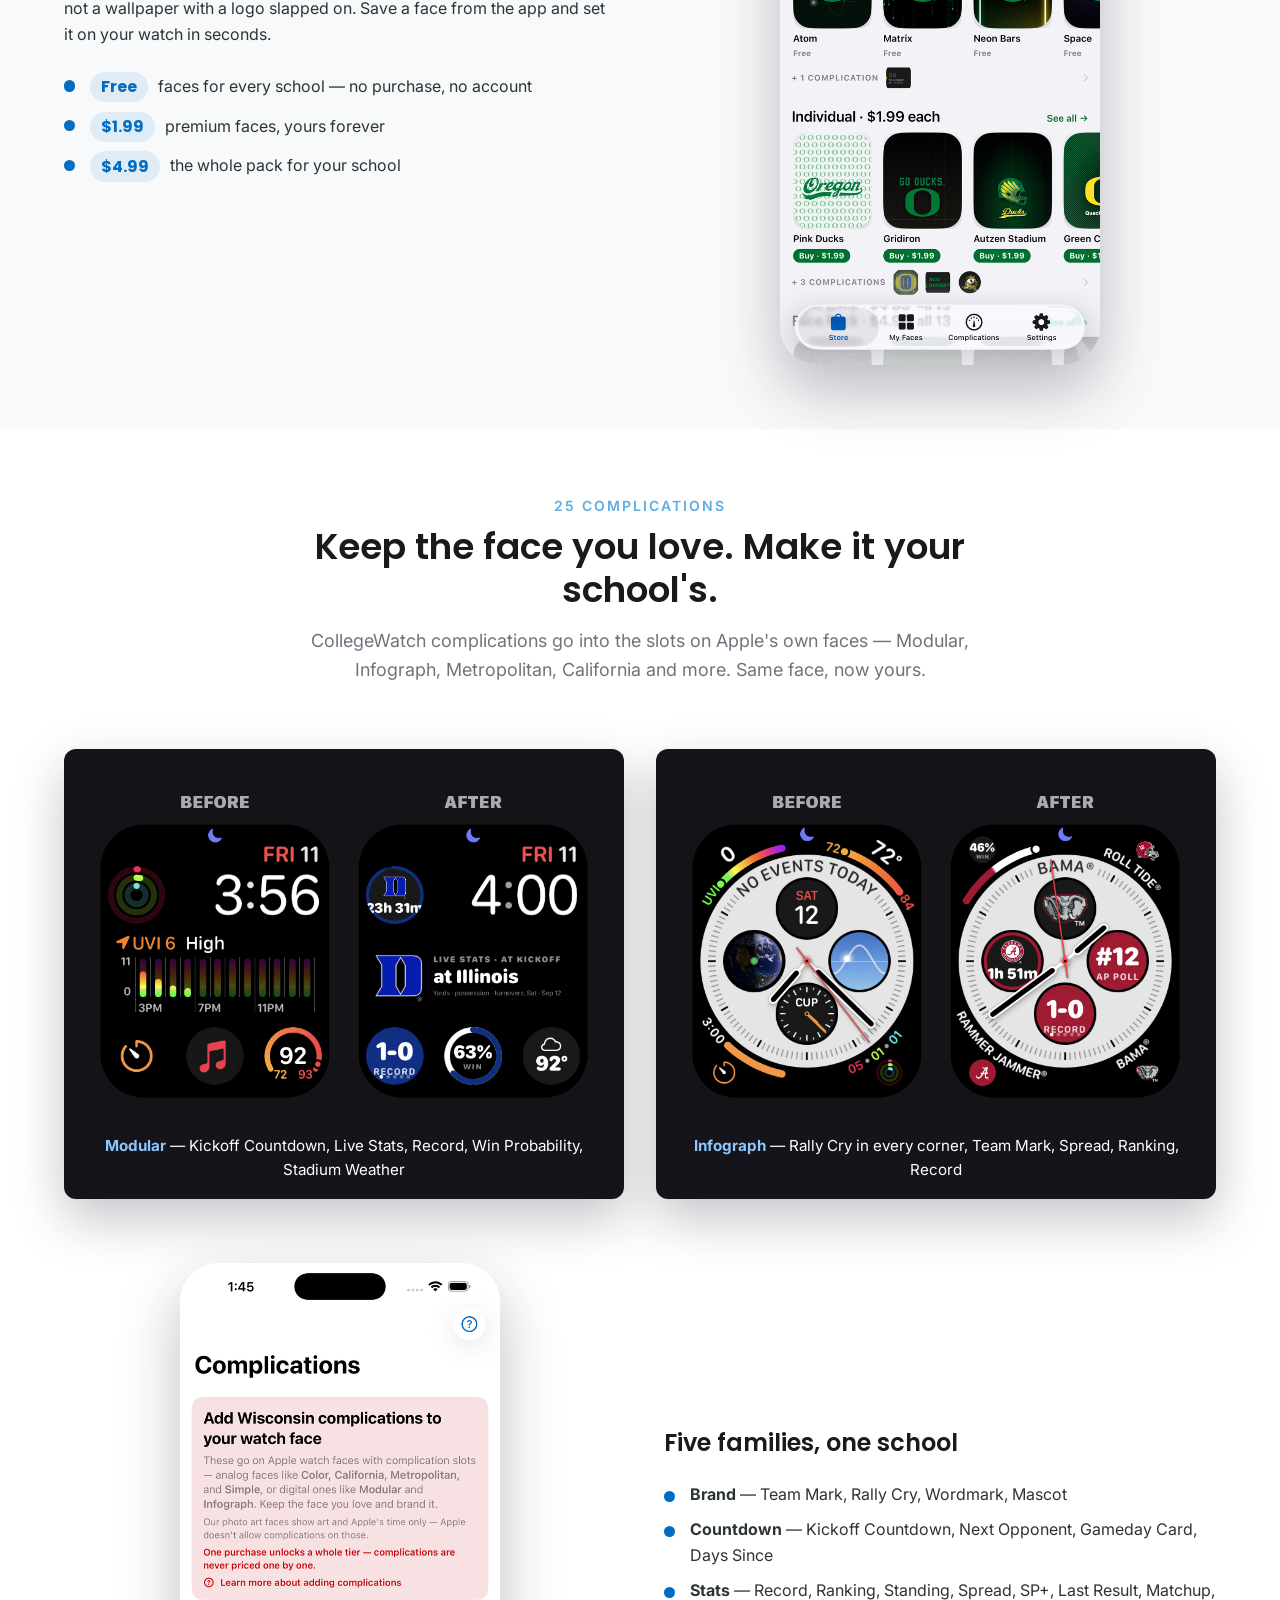
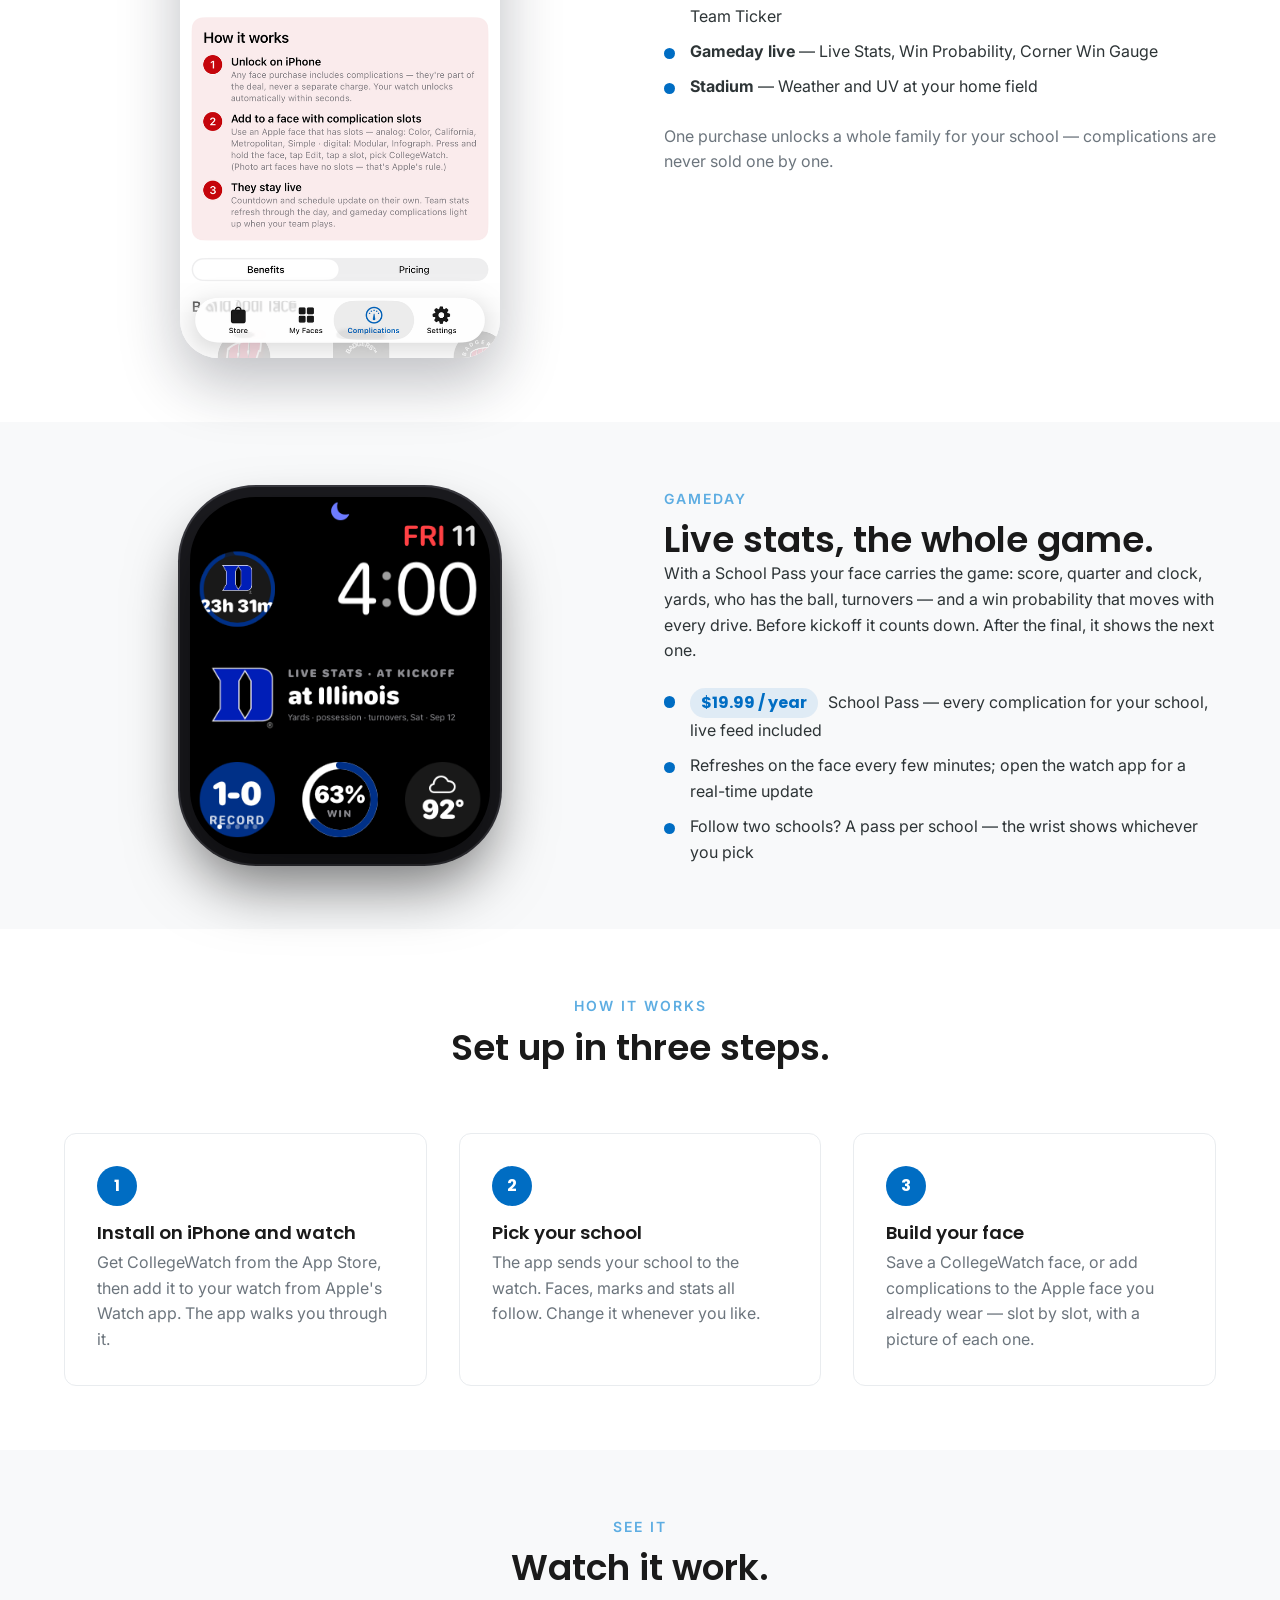
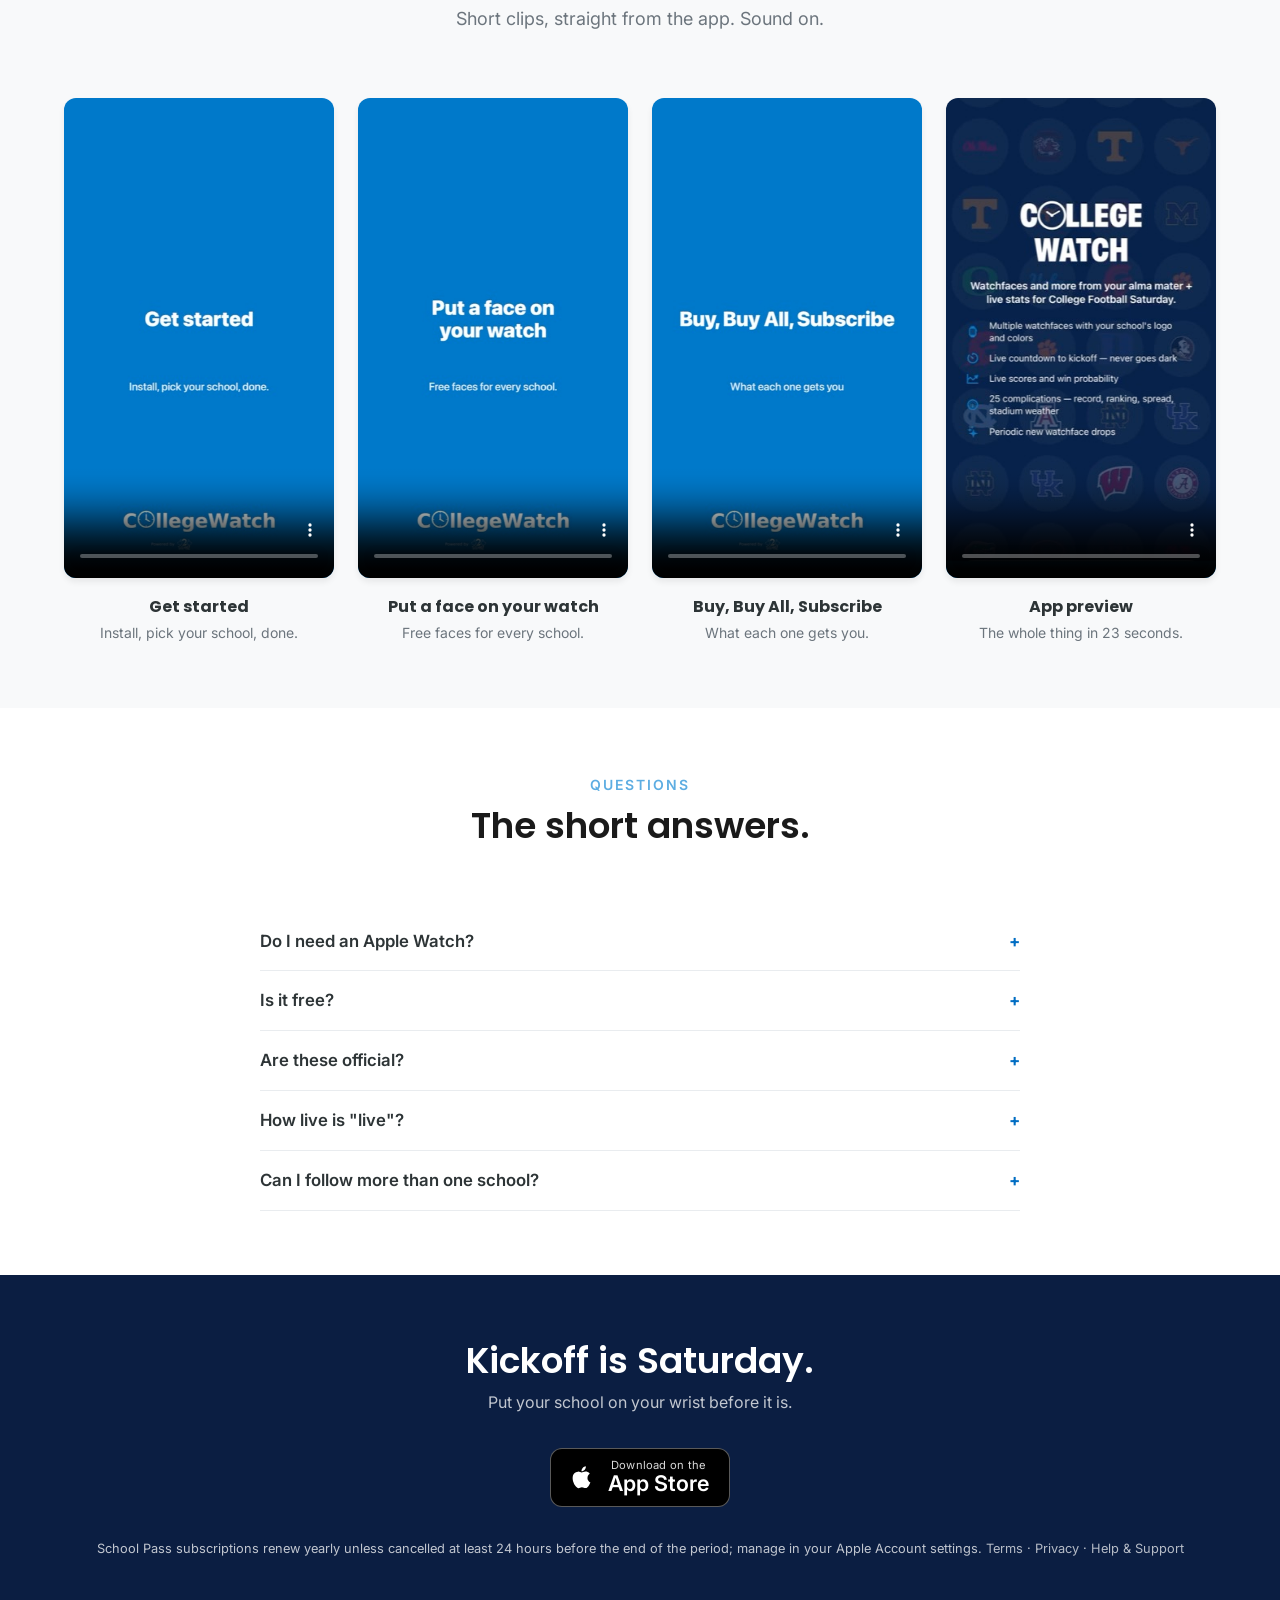
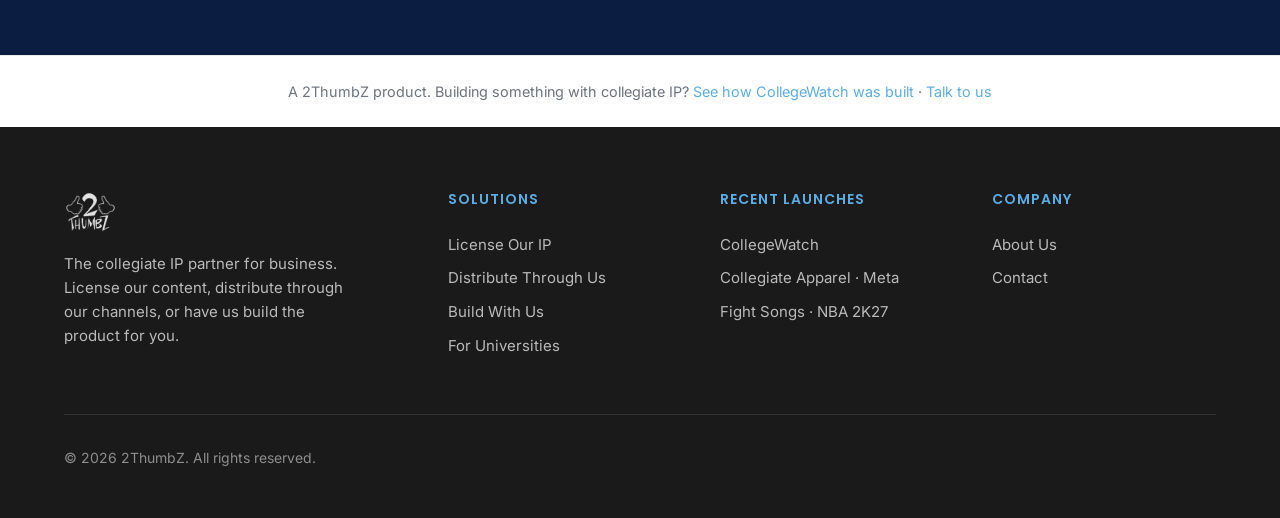
<file: pages/collegewatch-app.html>
<!DOCTYPE html>
<html lang="en">
<head>
  <meta charset="UTF-8">
  <meta name="viewport" content="width=device-width, initial-scale=1.0">
  <meta name="description" content="CollegeWatch for Apple Watch: officially licensed watch faces and 25 live complications — score, kickoff countdown, record, rally cry — for 27 schools. Free to start.">
  <title>CollegeWatch — Your school on your Apple Watch</title>
  <link rel="preconnect" href="https://fonts.googleapis.com">
  <link rel="preconnect" href="https://fonts.gstatic.com" crossorigin>
  <link href="https://fonts.googleapis.com/css2?family=Inter:wght@400;500;600;700&family=Poppins:wght@600;700&display=swap" rel="stylesheet">
  <link rel="stylesheet" href="../css/styles.css?v=20260925221520">
  <link rel="icon" type="image/svg+xml" href="../images/favicon.svg">
  <meta property="og:title" content="CollegeWatch — Your school on your Apple Watch">
  <meta property="og:description" content="Officially licensed faces and 25 live complications for 27 schools. Free to start.">
  <meta property="og:image" content="https://www.2thumbz.com/images/collegewatch/modular_before_after.png">
  <style>
    /* CollegeWatch landing — fan-facing; scoped cw- classes on top of the site's tokens */
    :root { --cw-blue:#006DC3; --cw-navy:#0B1E42; --cw-ink:#141926; }
    .cw-hero { position:relative; overflow:hidden; color:#fff; background:radial-gradient(120% 90% at 20% 0%, #1656a8 0%, var(--cw-navy) 55%, #071433 100%); padding: calc(80px + var(--space-2xl)) 0 var(--space-3xl); }
    .cw-hero .container { position:relative; z-index:1; display:grid; grid-template-columns: 1.05fr 1fr; gap: var(--space-2xl); align-items:center; }
    .cw-hero .hero-eyebrow { color:#8fc6ff; }
    .cw-hero h1 { color:#fff; font-family:var(--font-heading); font-size:clamp(2.4rem,4.6vw,3.9rem); line-height:1.05; letter-spacing:-.02em; margin:0 0 var(--space-md); }
    .cw-hero p.lead { font-size:1.2rem; color:rgba(255,255,255,.82); max-width:34rem; margin:0 0 var(--space-xl); }
    .cw-store { display:inline-flex; align-items:center; gap:.7rem; background:#000; color:#fff; border:1.5px solid rgba(255,255,255,.35); border-radius:12px; padding:.7rem 1.25rem .7rem 1rem; text-decoration:none; font-family:var(--font-primary); line-height:1.05; transition:transform .15s ease, background .15s ease; }
    .cw-store:hover { transform:translateY(-2px); background:#111; color:#fff; }
    .cw-store svg { width:30px; height:30px; flex:none; }
    .cw-store small { display:block; font-size:.7rem; letter-spacing:.02em; opacity:.85; }
    .cw-store b { display:block; font-size:1.35rem; font-weight:600; }
    .cw-hero-note { margin-top:var(--space-md); font-size:.9rem; color:rgba(255,255,255,.65); }
    .cw-watches { display:flex; justify-content:center; align-items:flex-end; gap:0; }
    .cw-watches img { width:38%; max-width:250px; border-radius:22%/18%; box-shadow:0 30px 60px rgba(0,0,0,.55), 0 0 0 10px #1b1b1f, 0 0 0 12px #3a3a40; background:#000; }
    .cw-watches img:nth-child(1){ transform:translateX(12%) rotate(-6deg); z-index:1 }
    .cw-watches img:nth-child(2){ transform:translateY(-22px) scale(1.12); z-index:3 }
    .cw-watches img:nth-child(3){ transform:translateX(-12%) rotate(6deg); z-index:2 }
    .cw-section { padding: var(--space-3xl) 0; }
    .cw-alt { background: var(--light-gray); }
    .cw-split { display:grid; grid-template-columns: 1fr 1fr; gap: var(--space-2xl); align-items:center; }
    .cw-split.flip > :first-child { order:2; }
    .cw-phone { width:min(320px,80%); margin:0 auto; display:block; border-radius:38px; box-shadow:0 24px 60px rgba(20,25,38,.28); }
    .cw-list { list-style:none; padding:0; margin:var(--space-lg) 0 0; display:grid; gap:.6rem; }
    .cw-list li { padding-left:1.6rem; position:relative; color:var(--dark-gray); }
    .cw-list li::before { content:""; position:absolute; left:0; top:.55em; width:.7rem; height:.7rem; border-radius:50%; background:var(--cw-blue); }
    .cw-price { display:inline-block; font-family:var(--font-heading); font-weight:700; color:var(--cw-blue); background:rgba(0,109,195,.1); border-radius:999px; padding:.15rem .7rem; margin-right:.4rem; }
    .cw-ba { display:grid; grid-template-columns:1fr 1fr; gap:var(--space-xl); }
    .cw-ba figure { margin:0; background:#14141a; border-radius:var(--radius-lg); padding:12px; box-shadow:0 20px 50px rgba(20,25,38,.25); }
    .cw-ba img { width:100%; display:block; border-radius:calc(var(--radius-lg) - 6px); }
    .cw-ba figcaption { color:#fff; text-align:center; padding:12px 8px 4px; font-size:.95rem; }
    .cw-ba figcaption b { color:#8fc6ff; }
    .cw-schools { display:flex; flex-wrap:wrap; justify-content:center; gap:var(--space-lg) var(--space-xl); align-items:center; margin-top:var(--space-lg); }
    .cw-schools img { height:52px; width:auto; filter:drop-shadow(0 2px 4px rgba(0,0,0,.08)); transition:transform .15s; }
    .cw-schools img:hover { transform:scale(1.08); }
    .cw-more { text-align:center; color:var(--medium-gray); margin-top:var(--space-lg); font-size:.95rem; }
    .cw-steps { display:grid; grid-template-columns:repeat(3,1fr); gap:var(--space-xl); counter-reset:step; }
    .cw-step { background:#fff; border:1px solid var(--lighter-gray); border-radius:var(--radius-lg); padding:var(--space-xl); }
    .cw-step::before { counter-increment:step; content:counter(step); display:inline-grid; place-items:center; width:40px; height:40px; border-radius:50%; background:var(--cw-blue); color:#fff; font-family:var(--font-heading); font-weight:700; margin-bottom:var(--space-md); }
    .cw-step h3 { margin:0 0 .4rem; font-size:1.15rem; }
    .cw-step p { margin:0; color:var(--medium-gray); }
    /* Video grid — portrait clips, nothing downloads until played (preload=none) */
    .cw-videos { display:grid; grid-template-columns:repeat(4,1fr); gap:var(--space-lg); }
    .cw-video { margin:0; }
    .cw-video video { width:100%; aspect-ratio:9/16; object-fit:cover; display:block; background:var(--cw-navy); border-radius:var(--radius-lg); box-shadow:var(--shadow-md); }
    .cw-video figcaption { margin-top:var(--space-md); text-align:center; }
    .cw-video figcaption strong { display:block; font-family:var(--font-heading); font-size:1rem; color:var(--dark-gray); }
    .cw-video figcaption span { display:block; font-size:.875rem; color:var(--medium-gray); margin-top:2px; }
    .cw-faq { max-width:760px; margin:0 auto; }
    .cw-faq details { border-bottom:1px solid var(--lighter-gray); padding:var(--space-md) 0; }
    .cw-faq summary { cursor:pointer; font-weight:600; font-size:1.05rem; list-style:none; display:flex; justify-content:space-between; gap:1rem; }
    .cw-faq summary::after { content:"+"; color:var(--cw-blue); font-weight:700; }
    .cw-faq details[open] summary::after { content:"–"; }
    .cw-faq p { margin:.6rem 0 0; color:var(--dark-gray); }
    .cw-cta { background:var(--cw-navy); color:#fff; padding:var(--space-3xl) 0; text-align:center; }
    .cw-cta h2 { color:#fff; margin-bottom:var(--space-sm); }
    .cw-cta p { color:rgba(255,255,255,.75); margin-bottom:var(--space-xl); }
    .cw-fine { font-size:.8rem; color:rgba(255,255,255,.5); margin-top:var(--space-xl); }
    .cw-fine a { color:rgba(255,255,255,.7); }
    .cw-partner { text-align:center; padding:var(--space-lg) 0; background:#fff; color:var(--medium-gray); font-size:.9rem; border-top:1px solid var(--lighter-gray); }
    @media (max-width:900px){ .cw-hero .container, .cw-split, .cw-ba { grid-template-columns:1fr; } .cw-split.flip > :first-child { order:0; } .cw-steps { grid-template-columns:1fr; } .cw-watches img { width:34%; } .cw-videos { grid-template-columns:repeat(2,1fr); } }
    @media (max-width:560px){ .cw-videos { grid-template-columns:1fr; max-width:320px; margin:0 auto; } }
  </style>
</head>
<body>
  <!-- Header -->
  <header class="header" id="header">
    <div class="container">
      <div class="header-inner">
        <a href="../index.html" class="logo">
          <img src="../images/2thumbz-logo.png" alt="2ThumbZ Logo">
        </a>
        <nav class="nav">
          <ul class="nav-links">
            <li class="nav-dropdown">
              <a href="../index.html#solutions" class="nav-link nav-dropdown-toggle">
                Solutions
                <svg xmlns="http://www.w3.org/2000/svg" viewBox="0 0 20 20" fill="currentColor">
                  <path fill-rule="evenodd" d="M5.293 7.293a1 1 0 011.414 0L10 10.586l3.293-3.293a1 1 0 111.414 1.414l-4 4a1 1 0 01-1.414 0l-4-4a1 1 0 010-1.414z" clip-rule="evenodd"/>
                </svg>
              </a>
              <ul class="nav-dropdown-menu">
                <li><a href="../index.html#license" class="nav-dropdown-link"><strong>License</strong> — Put our IP in your product</a></li>
                <li><a href="../index.html#distribute" class="nav-dropdown-link"><strong>Distribute</strong> — Reach fans through our channels</a></li>
                <li><a href="../index.html#build" class="nav-dropdown-link"><strong>Build</strong> — We build the product for you</a></li>
              </ul>
            </li>
            <li><a href="catalog.html" class="nav-link">Content Library</a></li>
            <li><a href="universities.html" class="nav-link">For Universities</a></li>
            <li><a href="about.html" class="nav-link">About</a></li>
          </ul>
          <a href="contact.html" class="btn btn-primary">Contact Us</a>
        </nav>
        <button class="mobile-menu-toggle" aria-label="Toggle menu">
          <span></span><span></span><span></span>
        </button>
      </div>
    </div>
  </header>

  <!-- Hero -->
  <section class="cw-hero">
    <div class="container">
      <div>
        <span class="hero-eyebrow">For Apple Watch · 27 schools</span>
        <h1>Your school.<br>Your wrist.<br>Every Saturday.</h1>
        <p class="lead">Officially licensed watch faces and 25 live complications — the score, the countdown to kickoff, your record, your rally cry — for the school you live and die with.</p>
        <a class="cw-store" href="https://apps.apple.com/app/id6806597889" rel="noopener"> <svg viewBox="0 0 24 24" fill="currentColor" aria-hidden="true"><path d="M16.37 12.7c-.02-2.2 1.8-3.26 1.88-3.31-1.03-1.5-2.62-1.71-3.18-1.73-1.35-.14-2.64.8-3.33.8-.69 0-1.75-.78-2.88-.76-1.48.02-2.85.86-3.61 2.19-1.54 2.67-.39 6.63 1.11 8.8.73 1.06 1.6 2.25 2.75 2.21 1.1-.05 1.52-.71 2.86-.71 1.33 0 1.71.71 2.88.69 1.19-.02 1.94-1.08 2.67-2.15.84-1.23 1.19-2.42 1.21-2.48-.03-.01-2.32-.89-2.36-3.55zM14.19 6.24c.61-.74 1.02-1.76.9-2.78-.88.04-1.94.58-2.57 1.32-.56.65-1.06 1.7-.93 2.7.98.08 1.98-.5 2.6-1.24z"/></svg><span><small>Download on the</small><b>App Store</b></span></a>
        <p class="cw-hero-note">Free to start · Requires iPhone and Apple Watch</p>
      </div>
      <div class="cw-watches" aria-label="CollegeWatch complications on Apple Watch faces">
        <img src="../images/collegewatch/watch-modular-spread.png" alt="Duke Modular face with Spread, Live Stats, Record, Win Probability and Stadium Weather">
        <img src="../images/collegewatch/watch-infograph-alabama.png" alt="Alabama Infograph face with rally cries in the corners and the mark in the dial">
        <img src="../images/collegewatch/watch-modular-oregon.png" alt="Oregon Modular face with Team Mark, Rally Cry, Spread, Ranking and Stadium Weather">
      </div>
    </div>
  </section>

  <!-- Schools -->
  <section class="cw-section">
    <div class="container">
      <div class="section-header">
        <span class="section-eyebrow">Pick your school</span>
        <h2 class="section-title">Everything follows your pick.</h2>
        <p class="section-subtitle">Faces, marks, cheers, colors, schedule, stats — choose once and the whole watch turns. Switch any Saturday.</p>
      </div>
      <div class="cw-schools">
        <img src="../images/logos/web/alabama.png" alt="Alabama" loading="lazy">
        <img src="../images/logos/web/auburn.png" alt="Auburn" loading="lazy">
        <img src="../images/logos/web/clemson.png" alt="Clemson" loading="lazy">
        <img src="../images/logos/web/duke.png" alt="Duke" loading="lazy">
        <img src="../images/logos/web/florida.png" alt="Florida" loading="lazy">
        <img src="../images/logos/web/florida-state.png" alt="Florida State" loading="lazy">
        <img src="../images/logos/web/georgia.png" alt="Georgia" loading="lazy">
        <img src="../images/logos/web/lsu.png" alt="LSU" loading="lazy">
        <img src="../images/logos/web/michigan.png" alt="Michigan" loading="lazy">
        <img src="../images/logos/web/north-carolina.png" alt="North Carolina" loading="lazy">
        <img src="../images/logos/web/notre-dame.png" alt="Notre Dame" loading="lazy">
        <img src="../images/logos/web/ohio-state.png" alt="Ohio State" loading="lazy">
        <img src="../images/logos/web/ole-miss.png" alt="Ole Miss" loading="lazy">
        <img src="../images/logos/web/oregon.png" alt="Oregon" loading="lazy">
        <img src="../images/logos/web/tennessee.png" alt="Tennessee" loading="lazy">
        <img src="../images/logos/web/texas.png" alt="Texas" loading="lazy">
        <img src="../images/logos/web/texas-am.png" alt="Texas A&amp;M" loading="lazy">
        <img src="../images/logos/web/arkansas.png" alt="Arkansas" loading="lazy">
      </div>
      <p class="cw-more">Plus Arizona, Kentucky, Miami, Michigan State, NC State, South Carolina, UCLA, USC and Wisconsin — more schools through the season.</p>
    </div>
  </section>

  <!-- Faces -->
  <section class="cw-section cw-alt">
    <div class="container cw-split">
      <div>
        <span class="section-eyebrow">Faces</span>
        <h2>Licensed. Designed for the wrist.</h2>
        <p>Real marks, real school colors, and designs built around Apple's clock — not a wallpaper with a logo slapped on. Save a face from the app and set it on your watch in seconds.</p>
        <ul class="cw-list">
          <li><span class="cw-price">Free</span> faces for every school — no purchase, no account</li>
          <li><span class="cw-price">$1.99</span> premium faces, yours forever</li>
          <li><span class="cw-price">$4.99</span> the whole pack for your school</li>
        </ul>
      </div>
      <img class="cw-phone" src="../images/collegewatch/store-oregon.png" alt="The CollegeWatch store showing Oregon faces" loading="lazy">
    </div>
  </section>

  <!-- Complications -->
  <section class="cw-section">
    <div class="container">
      <div class="section-header">
        <span class="section-eyebrow">25 complications</span>
        <h2 class="section-title">Keep the face you love. Make it your school's.</h2>
        <p class="section-subtitle">CollegeWatch complications go into the slots on Apple's own faces — Modular, Infograph, Metropolitan, California and more. Same face, now yours.</p>
      </div>
      <div class="cw-ba">
        <figure>
          <img src="../images/collegewatch/modular_before_after.png" alt="Apple's Modular face before and after Duke complications" loading="lazy">
          <figcaption><b>Modular</b> — Kickoff Countdown, Live Stats, Record, Win Probability, Stadium Weather</figcaption>
        </figure>
        <figure>
          <img src="../images/collegewatch/infograph_before_after.png" alt="Apple's Infograph face before and after Alabama complications" loading="lazy">
          <figcaption><b>Infograph</b> — Rally Cry in every corner, Team Mark, Spread, Ranking, Record</figcaption>
        </figure>
      </div>
      <div class="cw-split" style="margin-top:var(--space-3xl)">
        <img class="cw-phone" src="../images/collegewatch/complications-wisconsin.png" alt="The Complications tab in CollegeWatch, Wisconsin" loading="lazy">
        <div>
          <h3>Five families, one school</h3>
          <ul class="cw-list">
            <li><b>Brand</b> — Team Mark, Rally Cry, Wordmark, Mascot</li>
            <li><b>Countdown</b> — Kickoff Countdown, Next Opponent, Gameday Card, Days Since</li>
            <li><b>Stats</b> — Record, Ranking, Standing, Spread, SP+, Last Result, Matchup, Team Ticker</li>
            <li><b>Gameday live</b> — Live Stats, Win Probability, Corner Win Gauge</li>
            <li><b>Stadium</b> — Weather and UV at your home field</li>
          </ul>
          <p style="margin-top:var(--space-lg);color:var(--medium-gray)">One purchase unlocks a whole family for your school — complications are never sold one by one.</p>
        </div>
      </div>
    </div>
  </section>

  <!-- Gameday -->
  <section class="cw-section cw-alt">
    <div class="container cw-split flip">
      <div>
        <span class="section-eyebrow">Gameday</span>
        <h2>Live stats, the whole game.</h2>
        <p>With a School Pass your face carries the game: score, quarter and clock, yards, who has the ball, turnovers — and a win probability that moves with every drive. Before kickoff it counts down. After the final, it shows the next one.</p>
        <ul class="cw-list">
          <li><span class="cw-price">$19.99 / year</span> School Pass — every complication for your school, live feed included</li>
          <li>Refreshes on the face every few minutes; open the watch app for a real-time update</li>
          <li>Follow two schools? A pass per school — the wrist shows whichever you pick</li>
        </ul>
      </div>
      <div class="cw-watches" style="justify-content:center">
        <img src="../images/collegewatch/watch-modular-duke.png" alt="Live Stats on a Duke Modular face" style="width:60%;max-width:300px;transform:none">
      </div>
    </div>
  </section>

  <!-- How it works -->
  <section class="cw-section">
    <div class="container">
      <div class="section-header">
        <span class="section-eyebrow">How it works</span>
        <h2 class="section-title">Set up in three steps.</h2>
      </div>
      <div class="cw-steps">
        <div class="cw-step"><h3>Install on iPhone and watch</h3><p>Get CollegeWatch from the App Store, then add it to your watch from Apple's Watch app. The app walks you through it.</p></div>
        <div class="cw-step"><h3>Pick your school</h3><p>The app sends your school to the watch. Faces, marks and stats all follow. Change it whenever you like.</p></div>
        <div class="cw-step"><h3>Build your face</h3><p>Save a CollegeWatch face, or add complications to the Apple face you already wear — slot by slot, with a picture of each one.</p></div>
      </div>
    </div>
  </section>

  <!-- Videos -->
  <section class="cw-section cw-alt" id="videos">
    <div class="container">
      <div class="section-header">
        <span class="section-eyebrow">See it</span>
        <h2 class="section-title">Watch it work.</h2>
        <p class="section-subtitle">Short clips, straight from the app. Sound on.</p>
      </div>

      <div class="cw-videos">
        <figure class="cw-video">
          <video controls preload="none" playsinline
                 poster="../images/collegewatch/cw-get-started-poster.jpg">
            <source src="../video/cw-get-started.mp4" type="video/mp4">
            Your browser can't play this video.
          </video>
          <figcaption><strong>Get started</strong><span>Install, pick your school, done.</span></figcaption>
        </figure>

        <figure class="cw-video">
          <video controls preload="none" playsinline
                 poster="../images/collegewatch/cw-put-a-face-poster.jpg">
            <source src="../video/cw-put-a-face.mp4" type="video/mp4">
            Your browser can't play this video.
          </video>
          <figcaption><strong>Put a face on your watch</strong><span>Free faces for every school.</span></figcaption>
        </figure>

        <figure class="cw-video">
          <video controls preload="none" playsinline
                 poster="../images/collegewatch/cw-buy-subscribe-poster.jpg">
            <source src="../video/cw-buy-subscribe.mp4" type="video/mp4">
            Your browser can't play this video.
          </video>
          <figcaption><strong>Buy, Buy All, Subscribe</strong><span>What each one gets you.</span></figcaption>
        </figure>

        <figure class="cw-video">
          <video controls preload="none" playsinline
                 poster="../images/collegewatch/cw-app-preview-poster.jpg">
            <source src="../video/cw-app-preview.mp4" type="video/mp4">
            Your browser can't play this video.
          </video>
          <figcaption><strong>App preview</strong><span>The whole thing in 23 seconds.</span></figcaption>
        </figure>
      </div>
    </div>
  </section>

  <!-- FAQ -->
  <section class="cw-section">
    <div class="container">
      <div class="section-header">
        <span class="section-eyebrow">Questions</span>
        <h2 class="section-title">The short answers.</h2>
      </div>
      <div class="cw-faq">
        <details><summary>Do I need an Apple Watch?</summary><p>Yes — CollegeWatch is built for the wrist. The iPhone app is where you pick a school, browse faces and buy; the watch is where it all shows up. It needs watchOS 26 and iOS 26.</p></details>
        <details><summary>Is it free?</summary><p>Every school has free faces and free complications (Kickoff Countdown, your mark). Premium faces are $1.99, a school's whole pack is $4.99, and a yearly School Pass ($19.99) unlocks every complication including the live gameday feed. No account, no sign-in — purchases follow your Apple Account.</p></details>
        <details><summary>Are these official?</summary><p>Yes. Every mark, name and rally cry is used under license from the school. 2ThumbZ has shipped licensed collegiate watch faces since the first smartwatches.</p></details>
        <details><summary>How live is "live"?</summary><p>During a game the face refreshes itself about every 5 to 8 minutes — a limit Apple puts on every watch face. Raise your wrist and open the CollegeWatch app on the watch for a real-time update.</p></details>
        <details><summary>Can I follow more than one school?</summary><p>You can hold a School Pass for as many schools as you like; the watch shows one school at a time, and switching takes a tap on the phone.</p></details>
      </div>
    </div>
  </section>

  <!-- CTA -->
  <section class="cw-cta">
    <div class="container">
      <h2>Kickoff is Saturday.</h2>
      <p>Put your school on your wrist before it is.</p>
      <a class="cw-store" href="https://apps.apple.com/app/id6806597889" rel="noopener"> <svg viewBox="0 0 24 24" fill="currentColor" aria-hidden="true"><path d="M16.37 12.7c-.02-2.2 1.8-3.26 1.88-3.31-1.03-1.5-2.62-1.71-3.18-1.73-1.35-.14-2.64.8-3.33.8-.69 0-1.75-.78-2.88-.76-1.48.02-2.85.86-3.61 2.19-1.54 2.67-.39 6.63 1.11 8.8.73 1.06 1.6 2.25 2.75 2.21 1.1-.05 1.52-.71 2.86-.71 1.33 0 1.71.71 2.88.69 1.19-.02 1.94-1.08 2.67-2.15.84-1.23 1.19-2.42 1.21-2.48-.03-.01-2.32-.89-2.36-3.55zM14.19 6.24c.61-.74 1.02-1.76.9-2.78-.88.04-1.94.58-2.57 1.32-.56.65-1.06 1.7-.93 2.7.98.08 1.98-.5 2.6-1.24z"/></svg><span><small>Download on the</small><b>App Store</b></span></a>
      <p class="cw-fine">School Pass subscriptions renew yearly unless cancelled at least 24 hours before the end of the period; manage in your Apple Account settings. <a href="https://www.apple.com/legal/internet-services/itunes/dev/stdeula/">Terms</a> · <a href="https://cdn.collegewatch.app/privacy.html">Privacy</a> · <a href="https://cdn.collegewatch.app/support.html">Help &amp; Support</a></p>
    </div>
  </section>
  <div class="cw-partner">A 2ThumbZ product. Building something with collegiate IP? <a href="collegewatch.html">See how CollegeWatch was built</a> · <a href="contact.html">Talk to us</a></div>

  <!-- Footer -->
  <footer class="footer">
    <div class="container">
      <div class="footer-grid">
        <div class="footer-brand">
          <img src="../images/2thumbz-logo.png" alt="2ThumbZ" class="footer-logo">
          <p>The collegiate IP partner for business. License our content, distribute through our channels, or have us build the product for you.</p>
        </div>
        <div class="footer-col">
          <h4 class="footer-title">Solutions</h4>
          <ul class="footer-links">
            <li><a href="../index.html#license">License Our IP</a></li>
            <li><a href="../index.html#distribute">Distribute Through Us</a></li>
            <li><a href="../index.html#build">Build With Us</a></li>
            <li><a href="universities.html">For Universities</a></li>
          </ul>
        </div>
        <div class="footer-col">
          <h4 class="footer-title">Recent Launches</h4>
          <ul class="footer-links">
            <li><a href="collegewatch.html">CollegeWatch</a></li>
            <li><a href="meta-avatars.html">Collegiate Apparel · Meta</a></li>
            <li><a href="nba-2k.html">Fight Songs · NBA 2K27</a></li>
          </ul>
        </div>
        <div class="footer-col">
          <h4 class="footer-title">Company</h4>
          <ul class="footer-links">
            <li><a href="about.html">About Us</a></li>
            <li><a href="contact.html">Contact</a></li>
          </ul>
        </div>
      </div>
      <div class="footer-bottom">
        <p class="footer-copyright">&copy; 2026 2ThumbZ. All rights reserved.</p>
      </div>
    </div>
  </footer>

  <script src="../js/main.js?v=20260925221520"></script>
</body>
</html>
</file>
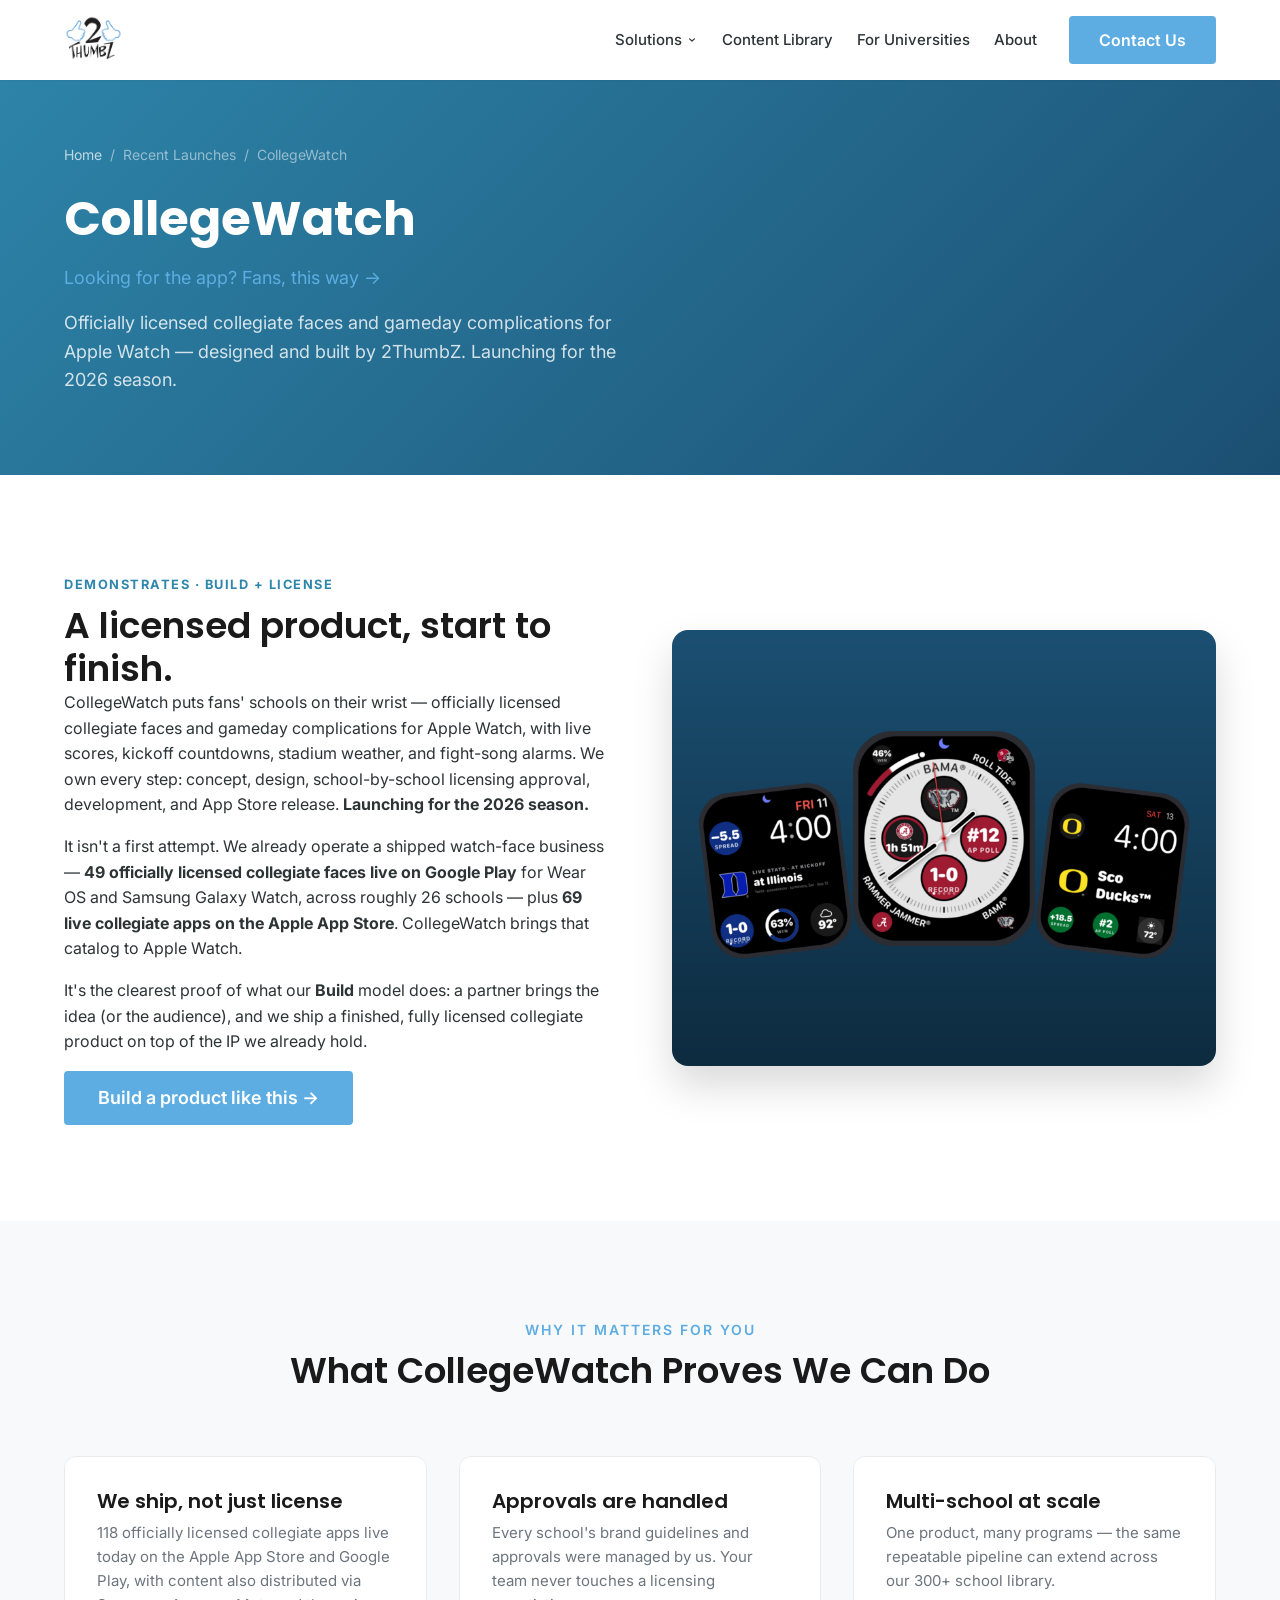
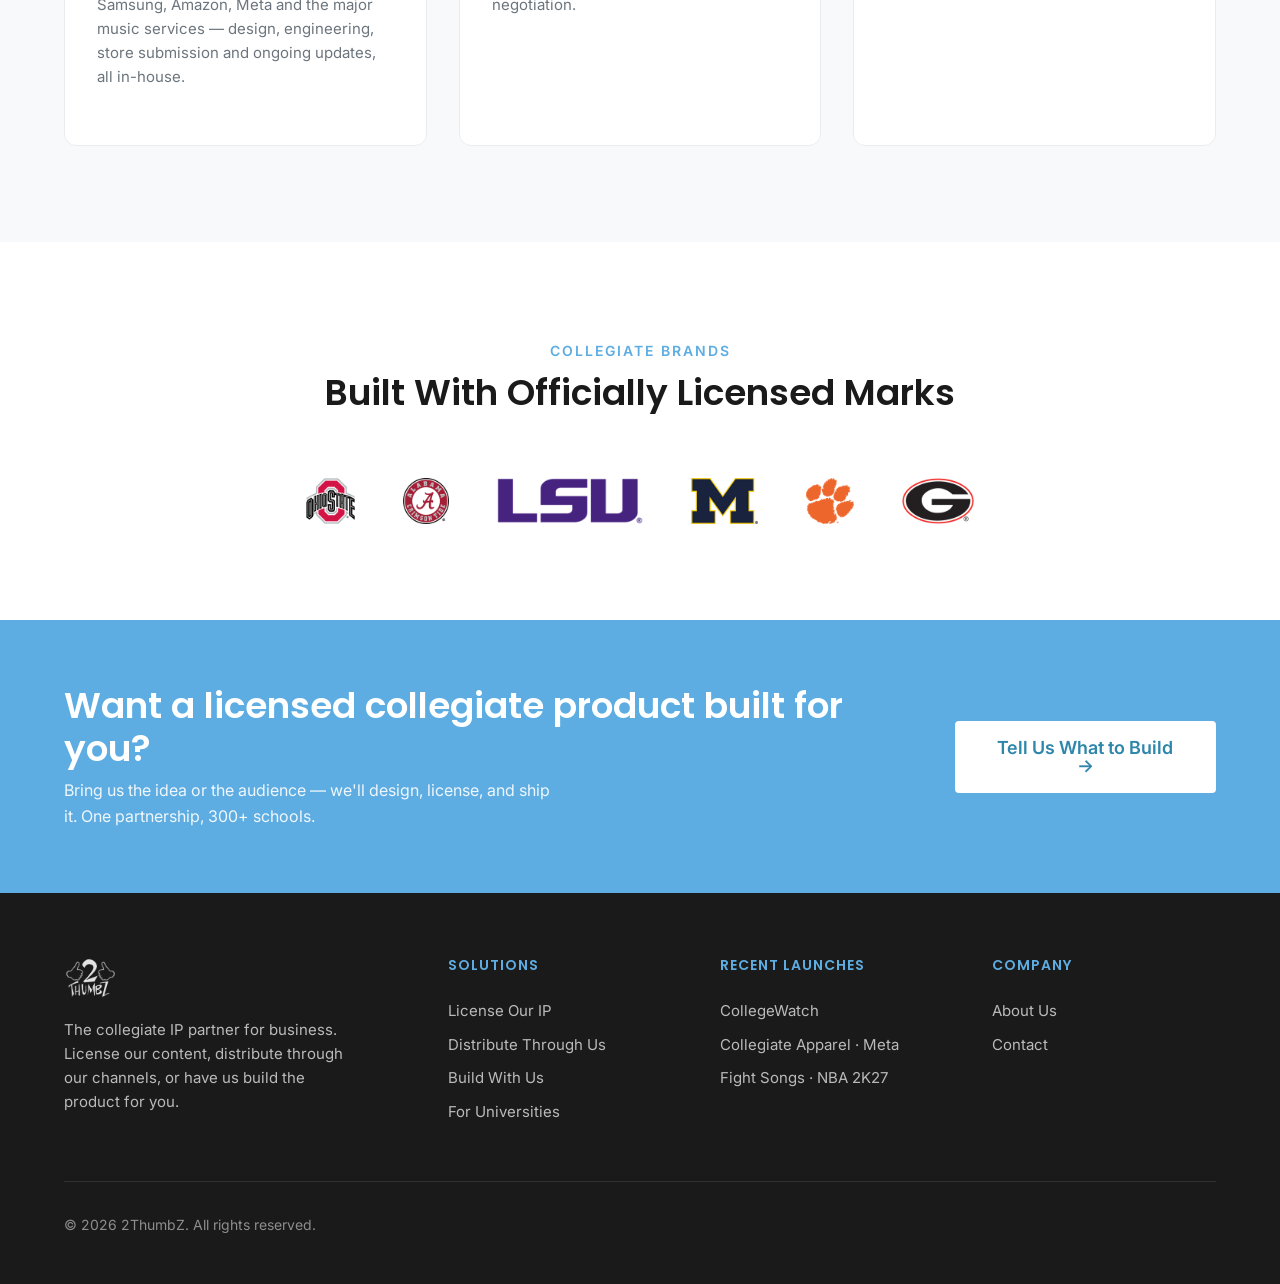
<file: pages/collegewatch.html>
<!DOCTYPE html>
<html lang="en">
<head>
  <meta charset="UTF-8">
  <meta name="viewport" content="width=device-width, initial-scale=1.0">
  <meta name="description" content="CollegeWatch — officially licensed collegiate watch faces for Apple Watch, designed and shipped by 2ThumbZ. See how we build licensed collegiate products for platforms and brands.">
  <title>CollegeWatch | Built by 2ThumbZ</title>
  <link rel="preconnect" href="https://fonts.googleapis.com">
  <link rel="preconnect" href="https://fonts.gstatic.com" crossorigin>
  <link href="https://fonts.googleapis.com/css2?family=Inter:wght@400;500;600;700&family=Poppins:wght@600;700&display=swap" rel="stylesheet">
  <link rel="stylesheet" href="../css/styles.css?v=20260925221520">
  <link rel="icon" type="image/svg+xml" href="../images/favicon.svg">
</head>
<body>
  <!-- Header -->
  <header class="header" id="header">
    <div class="container">
      <div class="header-inner">
        <a href="../index.html" class="logo">
          <img src="../images/2thumbz-logo.png" alt="2ThumbZ Logo">
        </a>
        <nav class="nav">
          <ul class="nav-links">
            <li class="nav-dropdown">
              <a href="../index.html#solutions" class="nav-link nav-dropdown-toggle">
                Solutions
                <svg xmlns="http://www.w3.org/2000/svg" viewBox="0 0 20 20" fill="currentColor">
                  <path fill-rule="evenodd" d="M5.293 7.293a1 1 0 011.414 0L10 10.586l3.293-3.293a1 1 0 111.414 1.414l-4 4a1 1 0 01-1.414 0l-4-4a1 1 0 010-1.414z" clip-rule="evenodd"/>
                </svg>
              </a>
              <ul class="nav-dropdown-menu">
                <li><a href="../index.html#license" class="nav-dropdown-link"><strong>License</strong> — Put our IP in your product</a></li>
                <li><a href="../index.html#distribute" class="nav-dropdown-link"><strong>Distribute</strong> — Reach fans through our channels</a></li>
                <li><a href="../index.html#build" class="nav-dropdown-link"><strong>Build</strong> — We build the product for you</a></li>
              </ul>
            </li>
            <li><a href="catalog.html" class="nav-link">Content Library</a></li>
            <li><a href="universities.html" class="nav-link">For Universities</a></li>
            <li><a href="about.html" class="nav-link">About</a></li>
          </ul>
          <a href="contact.html" class="btn btn-primary">Contact Us</a>
        </nav>
        <button class="mobile-menu-toggle" aria-label="Toggle menu">
          <span></span><span></span><span></span>
        </button>
      </div>
    </div>
  </header>

  <!-- Page Header -->
  <section class="page-header">
    <div class="container">
      <div class="breadcrumb">
        <a href="../index.html">Home</a>
        <span>/</span>
        <span>Recent Launches</span>
        <span>/</span>
        <span>CollegeWatch</span>
      </div>
      <h1>CollegeWatch</h1>
      <p style="margin-top:.5rem"><a href="collegewatch-app.html">Looking for the app? Fans, this way →</a></p>
      <p>Officially licensed collegiate faces and gameday complications for Apple Watch — designed and built by 2ThumbZ. Launching for the 2026 season.</p>
    </div>
  </section>

  <!-- Overview -->
  <section class="section">
    <div class="container">
      <div class="work-layout">
        <div>
          <span class="work-tag">Demonstrates · Build + License</span>
          <h2>A licensed product, start to finish.</h2>
          <p>CollegeWatch puts fans' schools on their wrist — officially licensed collegiate faces and gameday complications for Apple Watch, with live scores, kickoff countdowns, stadium weather, and fight-song alarms. We own every step: concept, design, school-by-school licensing approval, development, and App Store release. <strong>Launching for the 2026 season.</strong></p>
          <p>It isn't a first attempt. We already operate a shipped watch-face business — <strong>49 officially licensed collegiate faces live on Google Play</strong> for Wear OS and Samsung Galaxy Watch, across roughly 26 schools — plus <strong>69 live collegiate apps on the Apple App Store</strong>. CollegeWatch brings that catalog to Apple Watch.</p>
          <p>It's the clearest proof of what our <strong>Build</strong> model does: a partner brings the idea (or the audience), and we ship a finished, fully licensed collegiate product on top of the IP we already hold.</p>
          <a href="contact.html?interest=build" class="btn btn-primary btn-lg">Build a product like this →</a>
        </div>
        <div class="work-visual"><img src="../images/products/collegewatch.png?v=20260925221520" alt="CollegeWatch on Apple Watch — Alabama branded digital face and analog face with crest complication"></div>
      </div>
    </div>
  </section>

  <!-- What it proves for partners -->
  <section class="section bg-light">
    <div class="container">
      <div class="section-header">
        <span class="section-eyebrow">Why It Matters for You</span>
        <h2 class="section-title">What CollegeWatch Proves We Can Do</h2>
      </div>
      <div class="grid grid-3 stagger">
        <div class="card">
          <h3 class="card-title">We ship, not just license</h3>
          <p class="card-description">118 officially licensed collegiate apps live today on the Apple App Store and Google Play, with content also distributed via Samsung, Amazon, Meta and the major music services — design, engineering, store submission and ongoing updates, all in-house.</p>
        </div>
        <div class="card">
          <h3 class="card-title">Approvals are handled</h3>
          <p class="card-description">Every school's brand guidelines and approvals were managed by us. Your team never touches a licensing negotiation.</p>
        </div>
        <div class="card">
          <h3 class="card-title">Multi-school at scale</h3>
          <p class="card-description">One product, many programs — the same repeatable pipeline can extend across our 300+ school library.</p>
        </div>
      </div>
    </div>
  </section>

  <!-- Brands -->
  <section class="section">
    <div class="container">
      <div class="section-header">
        <span class="section-eyebrow">Collegiate Brands</span>
        <h2 class="section-title">Built With Officially Licensed Marks</h2>
      </div>
      <div class="work-brands">
        <img src="../images/logos/web/ohio-state.png" alt="Ohio State">
        <img src="../images/logos/web/alabama.png" alt="Alabama">
        <img src="../images/logos/web/lsu.png" alt="LSU">
        <img src="../images/logos/web/michigan.png" alt="Michigan">
        <img src="../images/logos/web/clemson.png" alt="Clemson">
        <img src="../images/logos/web/georgia.png" alt="Georgia">
      </div>
    </div>
  </section>

  <!-- CTA -->
  <section class="cta-banner">
    <div class="container">
      <div class="cta-banner-inner">
        <div>
          <h2>Want a licensed collegiate product built for you?</h2>
          <p>Bring us the idea or the audience — we'll design, license, and ship it. One partnership, 300+ schools.</p>
        </div>
        <a href="contact.html?interest=build" class="btn btn-white btn-lg">Tell Us What to Build →</a>
      </div>
    </div>
  </section>

  <!-- Footer -->
  <footer class="footer">
    <div class="container">
      <div class="footer-grid">
        <div class="footer-brand">
          <img src="../images/2thumbz-logo.png" alt="2ThumbZ" class="footer-logo">
          <p>The collegiate IP partner for business. License our content, distribute through our channels, or have us build the product for you.</p>
        </div>
        <div class="footer-col">
          <h4 class="footer-title">Solutions</h4>
          <ul class="footer-links">
            <li><a href="../index.html#license">License Our IP</a></li>
            <li><a href="../index.html#distribute">Distribute Through Us</a></li>
            <li><a href="../index.html#build">Build With Us</a></li>
            <li><a href="universities.html">For Universities</a></li>
          </ul>
        </div>
        <div class="footer-col">
          <h4 class="footer-title">Recent Launches</h4>
          <ul class="footer-links">
            <li><a href="collegewatch.html">CollegeWatch</a></li>
            <li><a href="meta-avatars.html">Collegiate Apparel · Meta</a></li>
            <li><a href="nba-2k.html">Fight Songs · NBA 2K27</a></li>
          </ul>
        </div>
        <div class="footer-col">
          <h4 class="footer-title">Company</h4>
          <ul class="footer-links">
            <li><a href="about.html">About Us</a></li>
            <li><a href="contact.html">Contact</a></li>
          </ul>
        </div>
      </div>
      <div class="footer-bottom">
        <p class="footer-copyright">&copy; 2026 2ThumbZ. All rights reserved.</p>
      </div>
    </div>
  </footer>

  <script src="../js/main.js?v=20260925221520"></script>
</body>
</html>
</file>
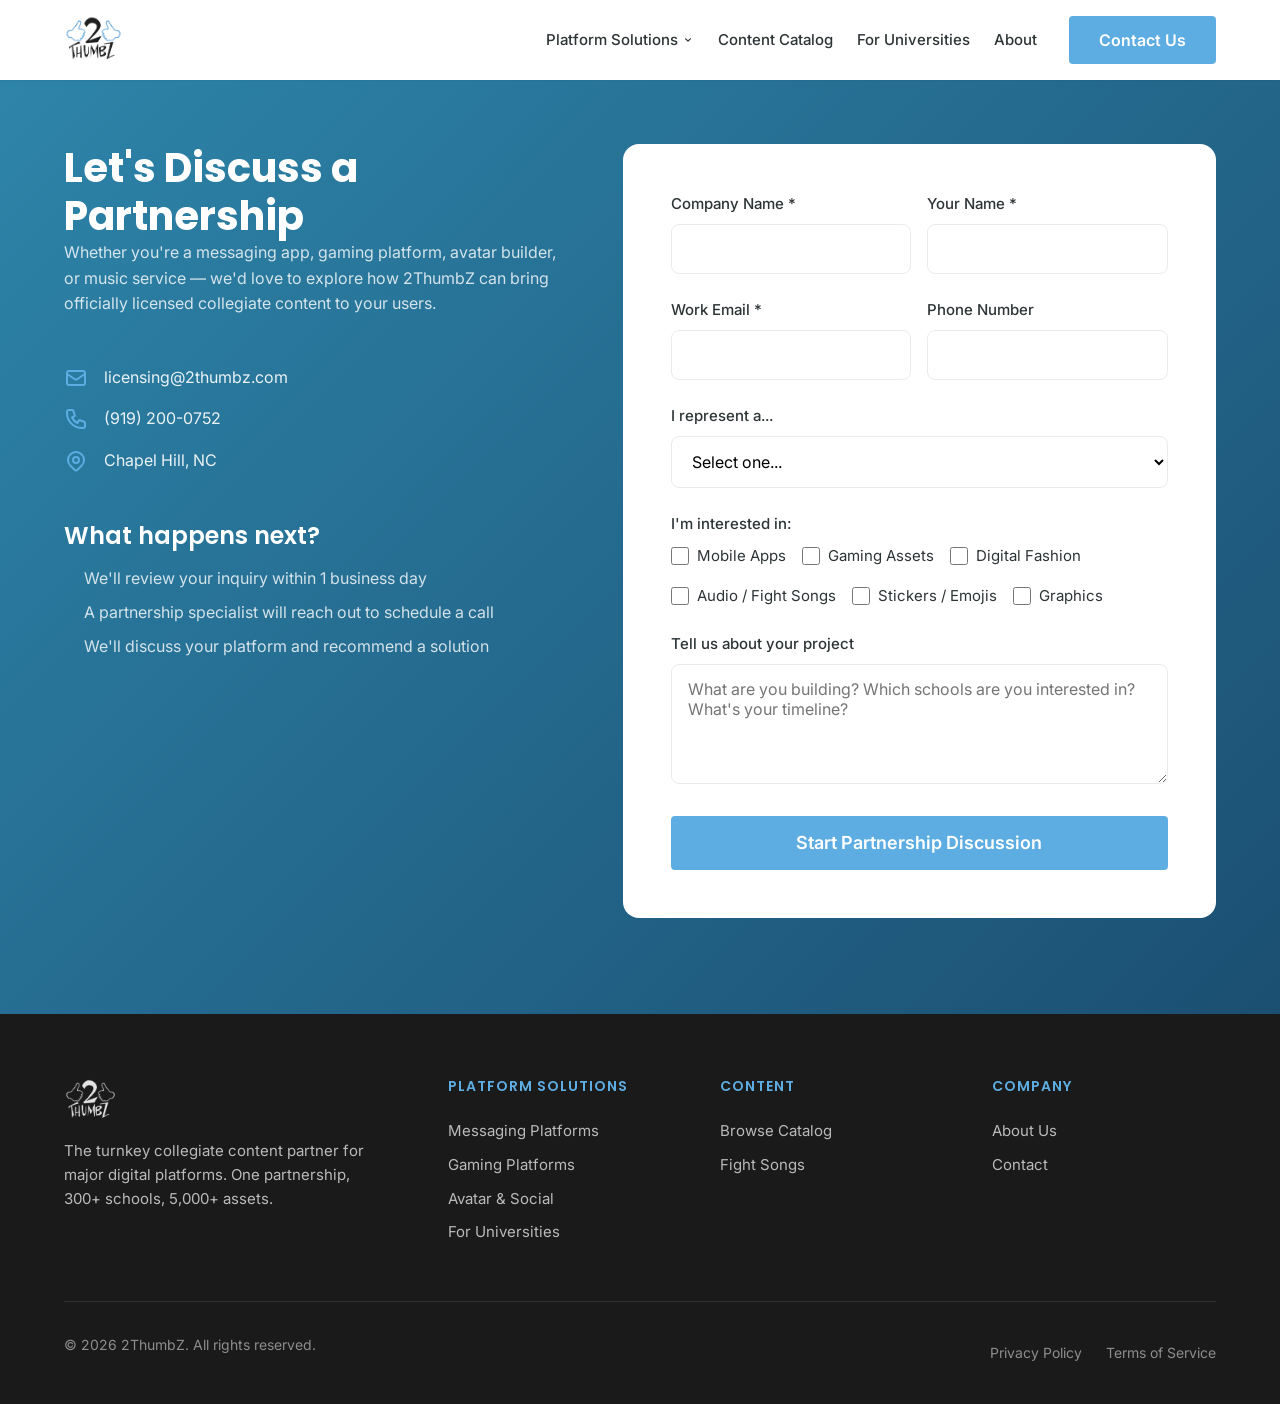
<file: pages/contact.html>
<!DOCTYPE html>
<html lang="en">
<head>
  <meta charset="UTF-8">
  <meta name="viewport" content="width=device-width, initial-scale=1.0">
  <meta name="description" content="Partner with 2ThumbZ to bring officially licensed collegiate content to your platform. One partnership gives messaging apps, gaming platforms, and music services access to 300+ schools.">
  <title>Partner With Us | 2ThumbZ - Turnkey Collegiate Content Partner</title>
  <link rel="preconnect" href="https://fonts.googleapis.com">
  <link rel="preconnect" href="https://fonts.gstatic.com" crossorigin>
  <link href="https://fonts.googleapis.com/css2?family=Inter:wght@400;500;600;700&family=Poppins:wght@600;700&display=swap" rel="stylesheet">
  <link rel="stylesheet" href="../css/styles.css?v=20260925221520">
</head>
<body>
  <!-- Header -->
  <header class="header" id="header">
    <div class="container">
      <div class="header-inner">
        <a href="../index.html" class="logo">
          <img src="../images/2thumbz-logo.png" alt="2ThumbZ Logo">
        </a>
        <nav class="nav">
          <ul class="nav-links">
            <li class="nav-dropdown">
              <a href="#" class="nav-link nav-dropdown-toggle">
                Platform Solutions
                <svg xmlns="http://www.w3.org/2000/svg" viewBox="0 0 20 20" fill="currentColor">
                  <path fill-rule="evenodd" d="M5.293 7.293a1 1 0 011.414 0L10 10.586l3.293-3.293a1 1 0 111.414 1.414l-4 4a1 1 0 01-1.414 0l-4-4a1 1 0 010-1.414z" clip-rule="evenodd"/>
                </svg>
              </a>
              <ul class="nav-dropdown-menu">
                <li><a href="developers.html" class="nav-dropdown-link">Messaging Platforms</a></li>
                <li><a href="developers.html#gaming" class="nav-dropdown-link">Gaming Platforms</a></li>
                <li><a href="developers.html#metaverse" class="nav-dropdown-link">Avatar & Social</a></li>
                <li><a href="developers.html#media" class="nav-dropdown-link">Music & Audio</a></li>
              </ul>
            </li>
            <li><a href="catalog.html" class="nav-link">Content Catalog</a></li>
            <li><a href="universities.html" class="nav-link">For Universities</a></li>
            <li><a href="about.html" class="nav-link">About</a></li>
          </ul>
          <a href="contact.html" class="btn btn-primary">Contact Us</a>
        </nav>
        <button class="mobile-menu-toggle" aria-label="Toggle menu">
          <span></span><span></span><span></span>
        </button>
      </div>
    </div>
  </header>

  <!-- Contact Section -->
  <section class="section contact-section" style="padding-top: calc(80px + 4rem);">
    <div class="container">
      <div class="contact-grid">
        <div class="contact-info">
          <h1 style="color: var(--white); font-size: 2.5rem;">Let's Discuss a Partnership</h1>
          <p>Whether you're a messaging app, gaming platform, avatar builder, or music service — we'd love to explore how 2ThumbZ can bring officially licensed collegiate content to your users.</p>

          <div class="contact-details" style="margin-top: 3rem;">
            <div class="contact-item">
              <svg xmlns="http://www.w3.org/2000/svg" fill="none" viewBox="0 0 24 24" stroke="currentColor">
                <path stroke-linecap="round" stroke-linejoin="round" stroke-width="2" d="M3 8l7.89 5.26a2 2 0 002.22 0L21 8M5 19h14a2 2 0 002-2V7a2 2 0 00-2-2H5a2 2 0 00-2 2v10a2 2 0 002 2z"/>
              </svg>
              <span>licensing@2thumbz.com</span>
            </div>
            <div class="contact-item">
              <svg xmlns="http://www.w3.org/2000/svg" fill="none" viewBox="0 0 24 24" stroke="currentColor">
                <path stroke-linecap="round" stroke-linejoin="round" stroke-width="2" d="M3 5a2 2 0 012-2h3.28a1 1 0 01.948.684l1.498 4.493a1 1 0 01-.502 1.21l-2.257 1.13a11.042 11.042 0 005.516 5.516l1.13-2.257a1 1 0 011.21-.502l4.493 1.498a1 1 0 01.684.949V19a2 2 0 01-2 2h-1C9.716 21 3 14.284 3 6V5z"/>
              </svg>
              <span class="contact-phone" data-c="MTkxOTIwMDA3NTI="></span>
            </div>
            <div class="contact-item">
              <svg xmlns="http://www.w3.org/2000/svg" fill="none" viewBox="0 0 24 24" stroke="currentColor">
                <path stroke-linecap="round" stroke-linejoin="round" stroke-width="2" d="M17.657 16.657L13.414 20.9a1.998 1.998 0 01-2.827 0l-4.244-4.243a8 8 0 1111.314 0z"/><path stroke-linecap="round" stroke-linejoin="round" stroke-width="2" d="M15 11a3 3 0 11-6 0 3 3 0 016 0z"/>
              </svg>
              <span>Chapel Hill, NC</span>
            </div>
          </div>

          <div style="margin-top: 3rem;">
            <h3 style="color: var(--white); margin-bottom: 1rem;">What happens next?</h3>
            <ol style="color: rgba(255,255,255,0.8); padding-left: 1.25rem;">
              <li style="margin-bottom: 0.5rem;">We'll review your inquiry within 1 business day</li>
              <li style="margin-bottom: 0.5rem;">A partnership specialist will reach out to schedule a call</li>
              <li style="margin-bottom: 0.5rem;">We'll discuss your platform and recommend a solution</li>
            </ol>
          </div>
        </div>

        <form class="contact-form" action="/api/contact" method="POST">
          <!-- Honeypot: hidden from humans, bots fill it in -->
          <div class="hp-field" aria-hidden="true">
            <label>Website<input type="text" name="website" tabindex="-1" autocomplete="off"></label>
          </div>

          <div class="form-row">
            <div class="form-group">
              <label class="form-label" for="company">Company Name *</label>
              <input type="text" id="company" name="company" class="form-input" required>
            </div>
            <div class="form-group">
              <label class="form-label" for="name">Your Name *</label>
              <input type="text" id="name" name="name" class="form-input" required>
            </div>
          </div>

          <div class="form-row">
            <div class="form-group">
              <label class="form-label" for="email">Work Email *</label>
              <input type="email" id="email" name="email" class="form-input" required>
            </div>
            <div class="form-group">
              <label class="form-label" for="phone">Phone Number</label>
              <input type="tel" id="phone" name="phone" class="form-input">
            </div>
          </div>

          <div class="form-group">
            <label class="form-label" for="type">I represent a...</label>
            <select id="type" name="type" class="form-select">
              <option value="">Select one...</option>
              <option value="messaging-platform">Messaging Platform</option>
              <option value="gaming-platform">Gaming Platform</option>
              <option value="avatar-social">Avatar / Social Platform</option>
              <option value="music-audio">Music / Audio Service</option>
              <option value="streaming">Streaming Platform</option>
              <option value="university">University / College</option>
              <option value="other">Other</option>
            </select>
          </div>

          <div class="form-group">
            <label class="form-label">I'm interested in:</label>
            <div class="checkbox-group">
              <label class="checkbox-label">
                <input type="checkbox" name="interests" value="apps"> Mobile Apps
              </label>
              <label class="checkbox-label">
                <input type="checkbox" name="interests" value="gaming"> Gaming Assets
              </label>
              <label class="checkbox-label">
                <input type="checkbox" name="interests" value="fashion"> Digital Fashion
              </label>
              <label class="checkbox-label">
                <input type="checkbox" name="interests" value="audio"> Audio / Fight Songs
              </label>
              <label class="checkbox-label">
                <input type="checkbox" name="interests" value="stickers"> Stickers / Emojis
              </label>
              <label class="checkbox-label">
                <input type="checkbox" name="interests" value="graphics"> Graphics
              </label>
            </div>
          </div>

          <div class="form-group">
            <label class="form-label" for="message">Tell us about your project</label>
            <textarea id="message" name="message" class="form-textarea" placeholder="What are you building? Which schools are you interested in? What's your timeline?"></textarea>
          </div>

          
          <!-- Cloudflare Turnstile. Sitekey is public; the secret lives in Vercel env. -->
          <div class="cf-turnstile form-group"
               data-sitekey="0x4AAAAAAEuOntXvjZPsfZ3l"
               data-theme="light"></div>
          <button type="submit" class="btn btn-primary form-submit btn-lg">Start Partnership Discussion</button>
        </form>
      </div>
    </div>
  </section>

  <!-- Footer -->
  <footer class="footer">
    <div class="container">
      <div class="footer-grid">
        <div class="footer-brand">
          <img src="../images/2thumbz-logo.png" alt="2ThumbZ" class="footer-logo">
          <p>The turnkey collegiate content partner for major digital platforms. One partnership, 300+ schools, 5,000+ assets.</p>
        </div>
        <div class="footer-col">
          <h4 class="footer-title">Platform Solutions</h4>
          <ul class="footer-links">
            <li><a href="developers.html">Messaging Platforms</a></li>
            <li><a href="developers.html#gaming">Gaming Platforms</a></li>
            <li><a href="developers.html#metaverse">Avatar & Social</a></li>
            <li><a href="universities.html">For Universities</a></li>
          </ul>
        </div>
        <div class="footer-col">
          <h4 class="footer-title">Content</h4>
          <ul class="footer-links">
            <li><a href="catalog.html">Browse Catalog</a></li>
            <li><a href="catalog.html?type=audio">Fight Songs</a></li>
          </ul>
        </div>
        <div class="footer-col">
          <h4 class="footer-title">Company</h4>
          <ul class="footer-links">
            <li><a href="about.html">About Us</a></li>
            <li><a href="contact.html">Contact</a></li>
          </ul>
        </div>
      </div>
      <div class="footer-bottom">
        <p class="footer-copyright">&copy; 2026 2ThumbZ. All rights reserved.</p>
        <div class="footer-legal">
          <a href="/privacy">Privacy Policy</a>
          <a href="#">Terms of Service</a>
        </div>
      </div>
    </div>
  </footer>

  <script src="../js/main.js?v=20260925221520"></script>
  <script src="https://challenges.cloudflare.com/turnstile/v0/api.js" async defer></script>
</body>
</html>
</file>
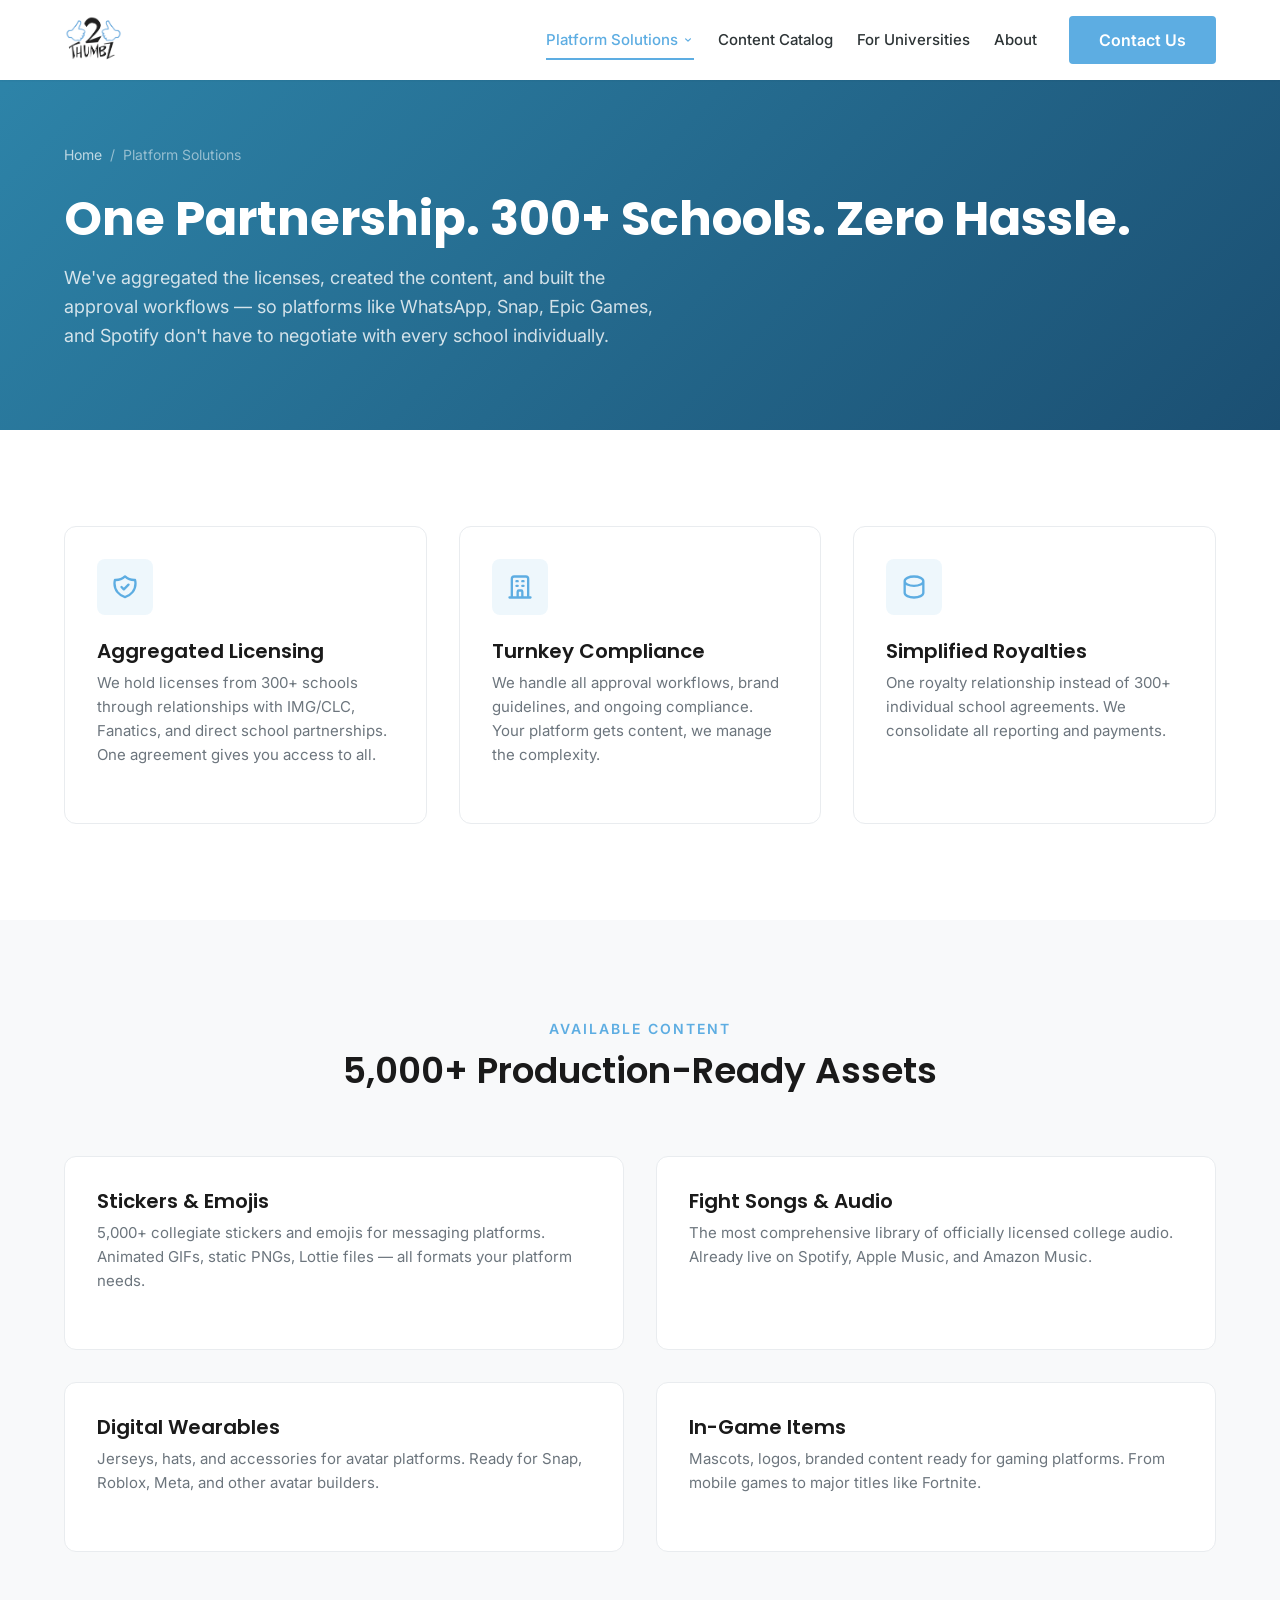
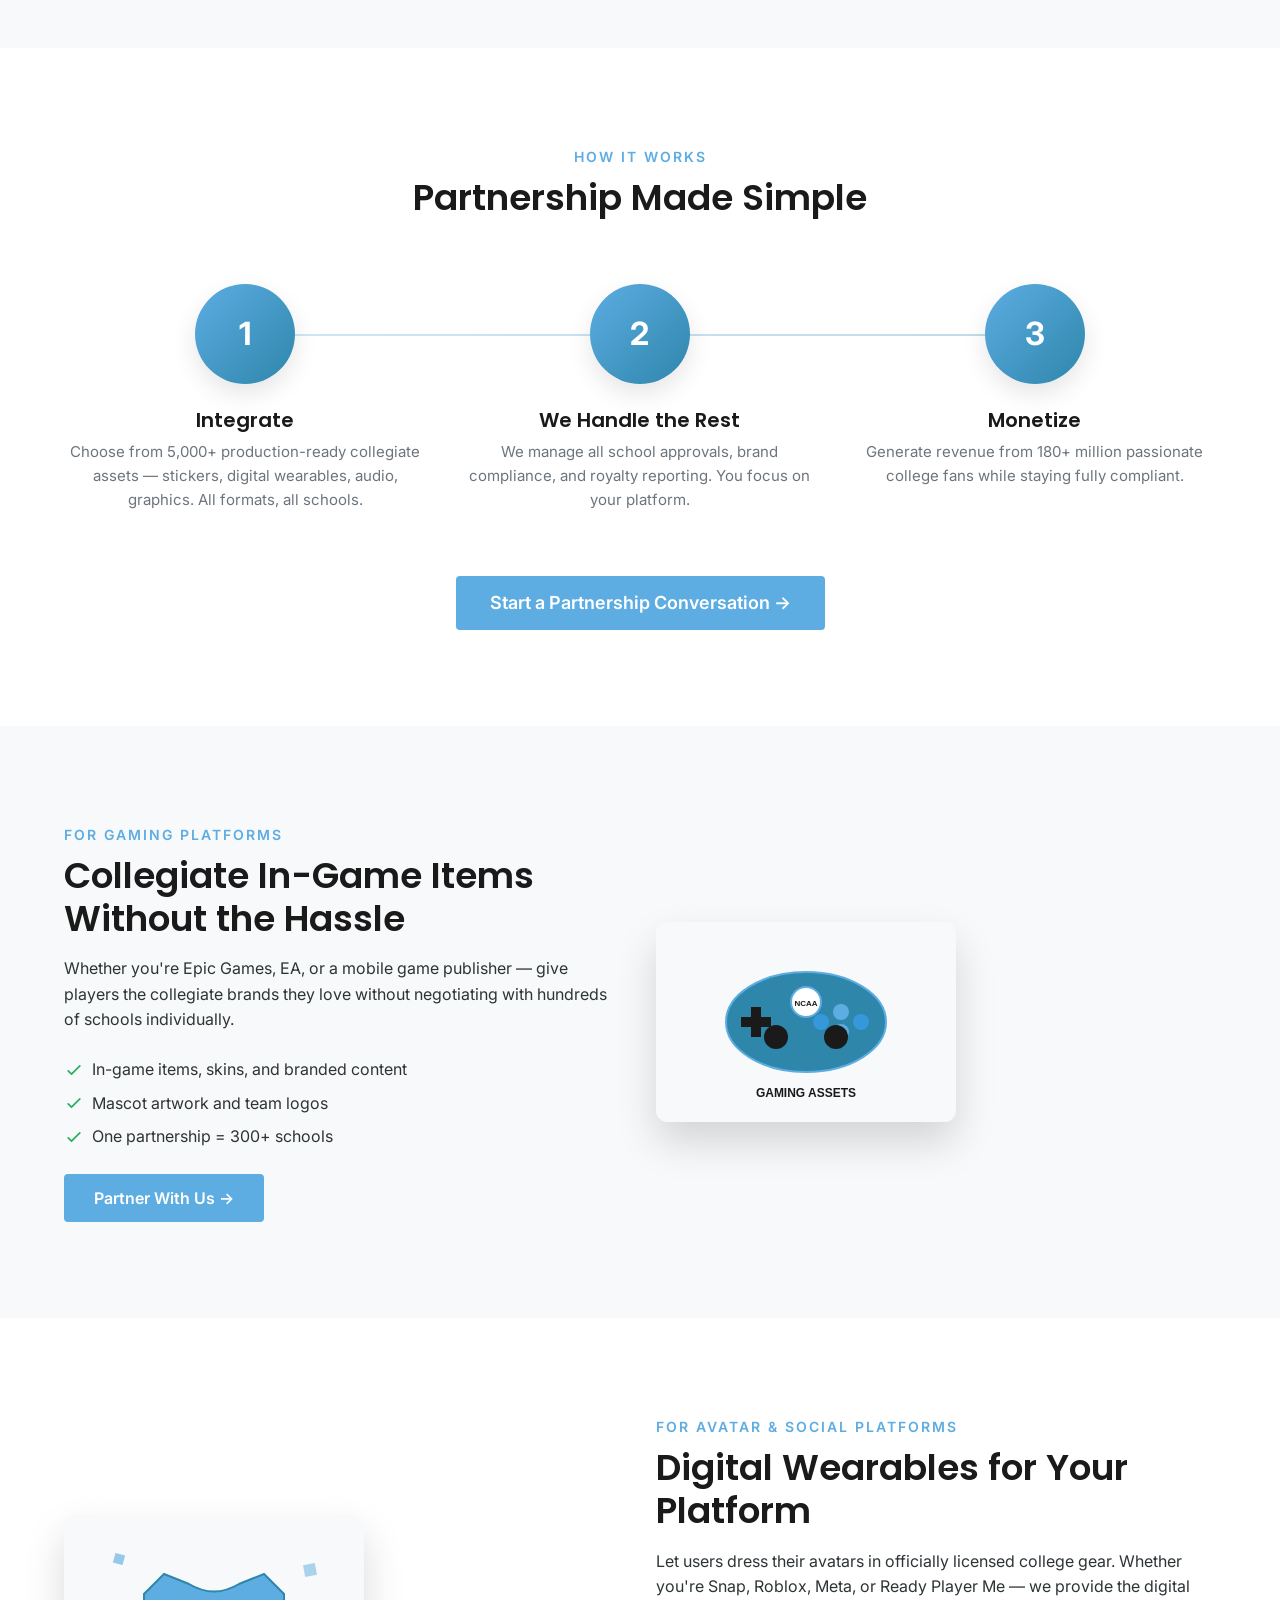
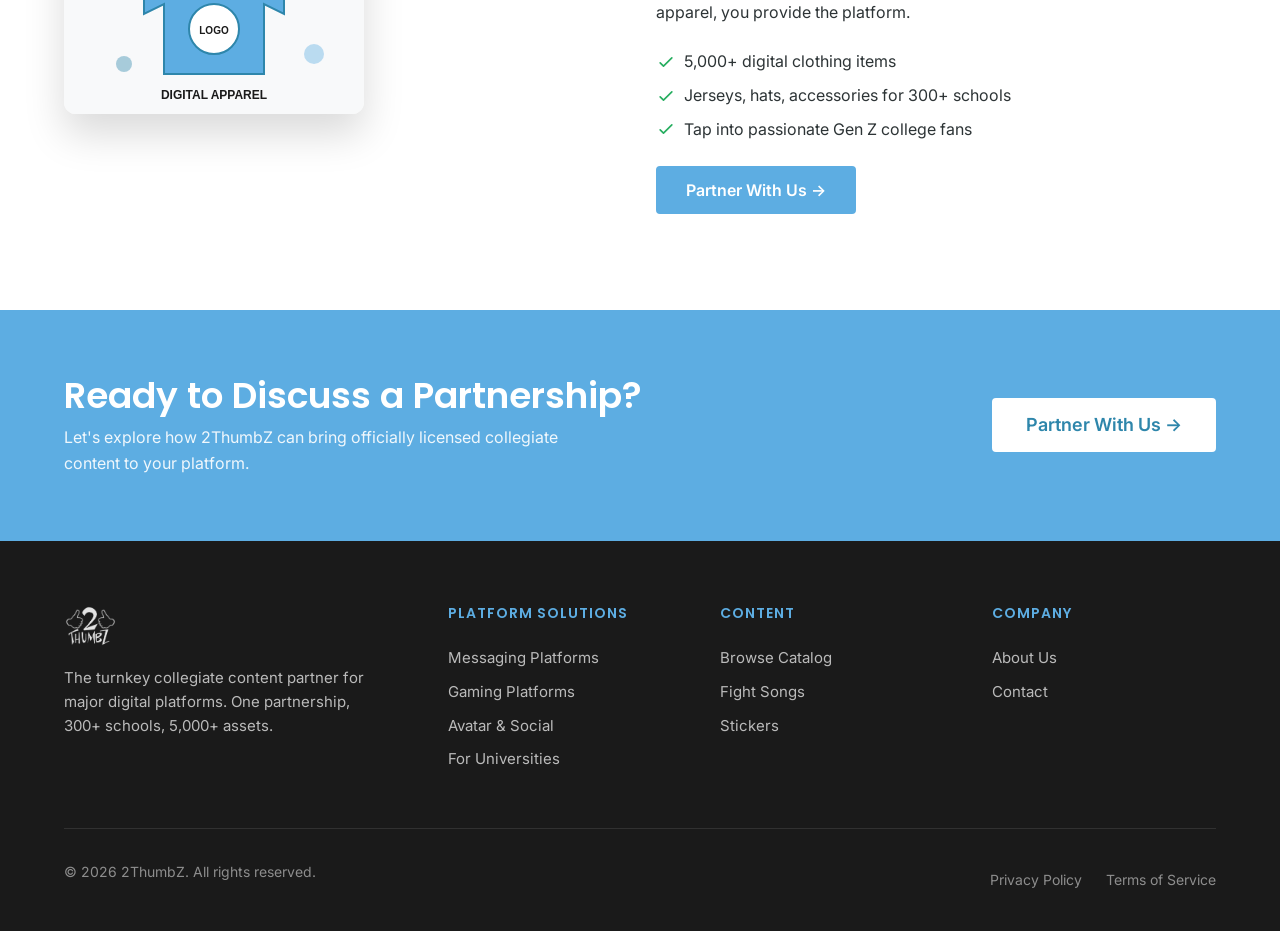
<file: pages/developers.html>
<!DOCTYPE html>
<html lang="en">
<head>
  <meta charset="UTF-8">
  <meta name="viewport" content="width=device-width, initial-scale=1.0">
  <meta name="description" content="The turnkey collegiate content partner for major digital platforms. One partnership gives messaging apps, gaming platforms, avatar builders, and music services access to 300+ schools and 5,000+ assets.">
  <title>Platform Solutions | Turnkey Collegiate Content for Digital Platforms | 2ThumbZ</title>
  <link rel="preconnect" href="https://fonts.googleapis.com">
  <link rel="preconnect" href="https://fonts.gstatic.com" crossorigin>
  <link href="https://fonts.googleapis.com/css2?family=Inter:wght@400;500;600;700&family=Poppins:wght@600;700&display=swap" rel="stylesheet">
  <link rel="stylesheet" href="../css/styles.css?v=20260925221520">
</head>
<body>
  <!-- Header -->
  <header class="header" id="header">
    <div class="container">
      <div class="header-inner">
        <a href="../index.html" class="logo">
          <img src="../images/2thumbz-logo.png" alt="2ThumbZ Logo">
        </a>
        <nav class="nav">
          <ul class="nav-links">
            <li class="nav-dropdown">
              <a href="#" class="nav-link nav-dropdown-toggle active">
                Platform Solutions
                <svg xmlns="http://www.w3.org/2000/svg" viewBox="0 0 20 20" fill="currentColor">
                  <path fill-rule="evenodd" d="M5.293 7.293a1 1 0 011.414 0L10 10.586l3.293-3.293a1 1 0 111.414 1.414l-4 4a1 1 0 01-1.414 0l-4-4a1 1 0 010-1.414z" clip-rule="evenodd"/>
                </svg>
              </a>
              <ul class="nav-dropdown-menu">
                <li><a href="developers.html" class="nav-dropdown-link">Messaging Platforms</a></li>
                <li><a href="developers.html#gaming" class="nav-dropdown-link">Gaming Platforms</a></li>
                <li><a href="developers.html#metaverse" class="nav-dropdown-link">Avatar & Social Platforms</a></li>
                <li><a href="developers.html#media" class="nav-dropdown-link">Music & Audio Platforms</a></li>
              </ul>
            </li>
            <li><a href="catalog.html" class="nav-link">Content Catalog</a></li>
            <li><a href="universities.html" class="nav-link">For Universities</a></li>
            <li><a href="about.html" class="nav-link">About</a></li>
          </ul>
          <a href="contact.html" class="btn btn-primary">Contact Us</a>
        </nav>
        <button class="mobile-menu-toggle" aria-label="Toggle menu">
          <span></span><span></span><span></span>
        </button>
      </div>
    </div>
  </header>

  <!-- Page Header -->
  <section class="page-header">
    <div class="container">
      <div class="breadcrumb">
        <a href="../index.html">Home</a>
        <span>/</span>
        <span>Platform Solutions</span>
      </div>
      <h1>One Partnership. 300+ Schools. Zero Hassle.</h1>
      <p>We've aggregated the licenses, created the content, and built the approval workflows — so platforms like WhatsApp, Snap, Epic Games, and Spotify don't have to negotiate with every school individually.</p>
    </div>
  </section>

  <!-- Value Props -->
  <section class="section">
    <div class="container">
      <div class="grid grid-3">
        <div class="card">
          <div class="card-icon">
            <svg xmlns="http://www.w3.org/2000/svg" fill="none" viewBox="0 0 24 24" stroke="currentColor">
              <path stroke-linecap="round" stroke-linejoin="round" stroke-width="2" d="M9 12l2 2 4-4m5.618-4.016A11.955 11.955 0 0112 2.944a11.955 11.955 0 01-8.618 3.04A12.02 12.02 0 003 9c0 5.591 3.824 10.29 9 11.622 5.176-1.332 9-6.03 9-11.622 0-1.042-.133-2.052-.382-3.016z"/>
            </svg>
          </div>
          <h3 class="card-title">Aggregated Licensing</h3>
          <p class="card-description">We hold licenses from 300+ schools through relationships with IMG/CLC, Fanatics, and direct school partnerships. One agreement gives you access to all.</p>
        </div>

        <div class="card">
          <div class="card-icon">
            <svg xmlns="http://www.w3.org/2000/svg" fill="none" viewBox="0 0 24 24" stroke="currentColor">
              <path stroke-linecap="round" stroke-linejoin="round" stroke-width="2" d="M19 21V5a2 2 0 00-2-2H7a2 2 0 00-2 2v16m14 0h2m-2 0h-5m-9 0H3m2 0h5M9 7h1m-1 4h1m4-4h1m-1 4h1m-5 10v-5a1 1 0 011-1h2a1 1 0 011 1v5m-4 0h4"/>
            </svg>
          </div>
          <h3 class="card-title">Turnkey Compliance</h3>
          <p class="card-description">We handle all approval workflows, brand guidelines, and ongoing compliance. Your platform gets content, we manage the complexity.</p>
        </div>

        <div class="card">
          <div class="card-icon">
            <svg xmlns="http://www.w3.org/2000/svg" fill="none" viewBox="0 0 24 24" stroke="currentColor">
              <path stroke-linecap="round" stroke-linejoin="round" stroke-width="2" d="M4 7v10c0 2.21 3.582 4 8 4s8-1.79 8-4V7M4 7c0 2.21 3.582 4 8 4s8-1.79 8-4M4 7c0-2.21 3.582-4 8-4s8 1.79 8 4"/>
            </svg>
          </div>
          <h3 class="card-title">Simplified Royalties</h3>
          <p class="card-description">One royalty relationship instead of 300+ individual school agreements. We consolidate all reporting and payments.</p>
        </div>
      </div>
    </div>
  </section>

  <!-- Available Content -->
  <section class="section bg-light" id="content">
    <div class="container">
      <div class="section-header">
        <span class="section-eyebrow">Available Content</span>
        <h2 class="section-title">5,000+ Production-Ready Assets</h2>
      </div>

      <div class="grid grid-2">
        <div class="card">
          <h3 class="card-title">Stickers & Emojis</h3>
          <p class="card-description">5,000+ collegiate stickers and emojis for messaging platforms. Animated GIFs, static PNGs, Lottie files — all formats your platform needs.</p>
        </div>
        <div class="card">
          <h3 class="card-title">Fight Songs & Audio</h3>
          <p class="card-description">The most comprehensive library of officially licensed college audio. Already live on Spotify, Apple Music, and Amazon Music.</p>
        </div>
        <div class="card">
          <h3 class="card-title">Digital Wearables</h3>
          <p class="card-description">Jerseys, hats, and accessories for avatar platforms. Ready for Snap, Roblox, Meta, and other avatar builders.</p>
        </div>
        <div class="card">
          <h3 class="card-title">In-Game Items</h3>
          <p class="card-description">Mascots, logos, branded content ready for gaming platforms. From mobile games to major titles like Fortnite.</p>
        </div>
      </div>
    </div>
  </section>

  <!-- Integration Process -->
  <section class="section">
    <div class="container">
      <div class="section-header">
        <span class="section-eyebrow">How It Works</span>
        <h2 class="section-title">Partnership Made Simple</h2>
      </div>

      <div class="process-steps">
        <div class="process-step">
          <div class="process-step-number">1</div>
          <h3 class="process-step-title">Integrate</h3>
          <p class="process-step-description">Choose from 5,000+ production-ready collegiate assets — stickers, digital wearables, audio, graphics. All formats, all schools.</p>
        </div>
        <div class="process-step">
          <div class="process-step-number">2</div>
          <h3 class="process-step-title">We Handle the Rest</h3>
          <p class="process-step-description">We manage all school approvals, brand compliance, and royalty reporting. You focus on your platform.</p>
        </div>
        <div class="process-step">
          <div class="process-step-number">3</div>
          <h3 class="process-step-title">Monetize</h3>
          <p class="process-step-description">Generate revenue from 180+ million passionate college fans while staying fully compliant.</p>
        </div>
      </div>

      <div class="text-center mt-5">
        <a href="contact.html" class="btn btn-primary btn-lg">Start a Partnership Conversation →</a>
      </div>
    </div>
  </section>

  <!-- Gaming Section -->
  <section class="section bg-light" id="gaming">
    <div class="container">
      <div class="grid grid-2" style="align-items: center;">
        <div>
          <span class="section-eyebrow">For Gaming Platforms</span>
          <h2 class="section-title">Collegiate In-Game Items Without the Hassle</h2>
          <p>Whether you're Epic Games, EA, or a mobile game publisher — give players the collegiate brands they love without negotiating with hundreds of schools individually.</p>
          <ul style="margin: 1.5rem 0;">
            <li style="display: flex; align-items: center; gap: 0.5rem; margin-bottom: 0.5rem;">
              <svg xmlns="http://www.w3.org/2000/svg" fill="none" viewBox="0 0 24 24" stroke="#27AE60" width="20" height="20">
                <path stroke-linecap="round" stroke-linejoin="round" stroke-width="2" d="M5 13l4 4L19 7"/>
              </svg>
              In-game items, skins, and branded content
            </li>
            <li style="display: flex; align-items: center; gap: 0.5rem; margin-bottom: 0.5rem;">
              <svg xmlns="http://www.w3.org/2000/svg" fill="none" viewBox="0 0 24 24" stroke="#27AE60" width="20" height="20">
                <path stroke-linecap="round" stroke-linejoin="round" stroke-width="2" d="M5 13l4 4L19 7"/>
              </svg>
              Mascot artwork and team logos
            </li>
            <li style="display: flex; align-items: center; gap: 0.5rem; margin-bottom: 0.5rem;">
              <svg xmlns="http://www.w3.org/2000/svg" fill="none" viewBox="0 0 24 24" stroke="#27AE60" width="20" height="20">
                <path stroke-linecap="round" stroke-linejoin="round" stroke-width="2" d="M5 13l4 4L19 7"/>
              </svg>
              One partnership = 300+ schools
            </li>
          </ul>
          <a href="contact.html" class="btn btn-primary">Partner With Us →</a>
        </div>
        <div class="text-center">
          <img src="../images/content-gaming.svg" alt="Game with college mascots" style="max-width: 100%; border-radius: 12px; box-shadow: var(--shadow-xl);">
        </div>
      </div>
    </div>
  </section>

  <!-- Metaverse Section -->
  <section class="section" id="metaverse">
    <div class="container">
      <div class="grid grid-2" style="align-items: center;">
        <div class="text-center">
          <img src="../images/content-apparel.svg" alt="Digital avatar with college gear" style="max-width: 100%; border-radius: 12px; box-shadow: var(--shadow-xl);">
        </div>
        <div>
          <span class="section-eyebrow">For Avatar & Social Platforms</span>
          <h2 class="section-title">Digital Wearables for Your Platform</h2>
          <p>Let users dress their avatars in officially licensed college gear. Whether you're Snap, Roblox, Meta, or Ready Player Me — we provide the digital apparel, you provide the platform.</p>
          <ul style="margin: 1.5rem 0;">
            <li style="display: flex; align-items: center; gap: 0.5rem; margin-bottom: 0.5rem;">
              <svg xmlns="http://www.w3.org/2000/svg" fill="none" viewBox="0 0 24 24" stroke="#27AE60" width="20" height="20">
                <path stroke-linecap="round" stroke-linejoin="round" stroke-width="2" d="M5 13l4 4L19 7"/>
              </svg>
              5,000+ digital clothing items
            </li>
            <li style="display: flex; align-items: center; gap: 0.5rem; margin-bottom: 0.5rem;">
              <svg xmlns="http://www.w3.org/2000/svg" fill="none" viewBox="0 0 24 24" stroke="#27AE60" width="20" height="20">
                <path stroke-linecap="round" stroke-linejoin="round" stroke-width="2" d="M5 13l4 4L19 7"/>
              </svg>
              Jerseys, hats, accessories for 300+ schools
            </li>
            <li style="display: flex; align-items: center; gap: 0.5rem; margin-bottom: 0.5rem;">
              <svg xmlns="http://www.w3.org/2000/svg" fill="none" viewBox="0 0 24 24" stroke="#27AE60" width="20" height="20">
                <path stroke-linecap="round" stroke-linejoin="round" stroke-width="2" d="M5 13l4 4L19 7"/>
              </svg>
              Tap into passionate Gen Z college fans
            </li>
          </ul>
          <a href="contact.html" class="btn btn-primary">Partner With Us →</a>
        </div>
      </div>
    </div>
  </section>

  <!-- CTA -->
  <section class="cta-banner">
    <div class="container">
      <div class="cta-banner-inner">
        <div>
          <h2>Ready to Discuss a Partnership?</h2>
          <p>Let's explore how 2ThumbZ can bring officially licensed collegiate content to your platform.</p>
        </div>
        <a href="contact.html" class="btn btn-white btn-lg">Partner With Us →</a>
      </div>
    </div>
  </section>

  <!-- Footer -->
  <footer class="footer">
    <div class="container">
      <div class="footer-grid">
        <div class="footer-brand">
          <img src="../images/2thumbz-logo.png" alt="2ThumbZ" class="footer-logo">
          <p>The turnkey collegiate content partner for major digital platforms. One partnership, 300+ schools, 5,000+ assets.</p>
        </div>
        <div class="footer-col">
          <h4 class="footer-title">Platform Solutions</h4>
          <ul class="footer-links">
            <li><a href="developers.html">Messaging Platforms</a></li>
            <li><a href="developers.html#gaming">Gaming Platforms</a></li>
            <li><a href="developers.html#metaverse">Avatar & Social</a></li>
            <li><a href="universities.html">For Universities</a></li>
          </ul>
        </div>
        <div class="footer-col">
          <h4 class="footer-title">Content</h4>
          <ul class="footer-links">
            <li><a href="catalog.html">Browse Catalog</a></li>
            <li><a href="catalog.html?type=audio">Fight Songs</a></li>
            <li><a href="catalog.html?type=stickers">Stickers</a></li>
          </ul>
        </div>
        <div class="footer-col">
          <h4 class="footer-title">Company</h4>
          <ul class="footer-links">
            <li><a href="about.html">About Us</a></li>
            <li><a href="contact.html">Contact</a></li>
          </ul>
        </div>
      </div>
      <div class="footer-bottom">
        <p class="footer-copyright">&copy; 2026 2ThumbZ. All rights reserved.</p>
        <div class="footer-legal">
          <a href="/privacy">Privacy Policy</a>
          <a href="#">Terms of Service</a>
        </div>
      </div>
    </div>
  </footer>

  <script src="../js/main.js?v=20260925221520"></script>
</body>
</html>
</file>
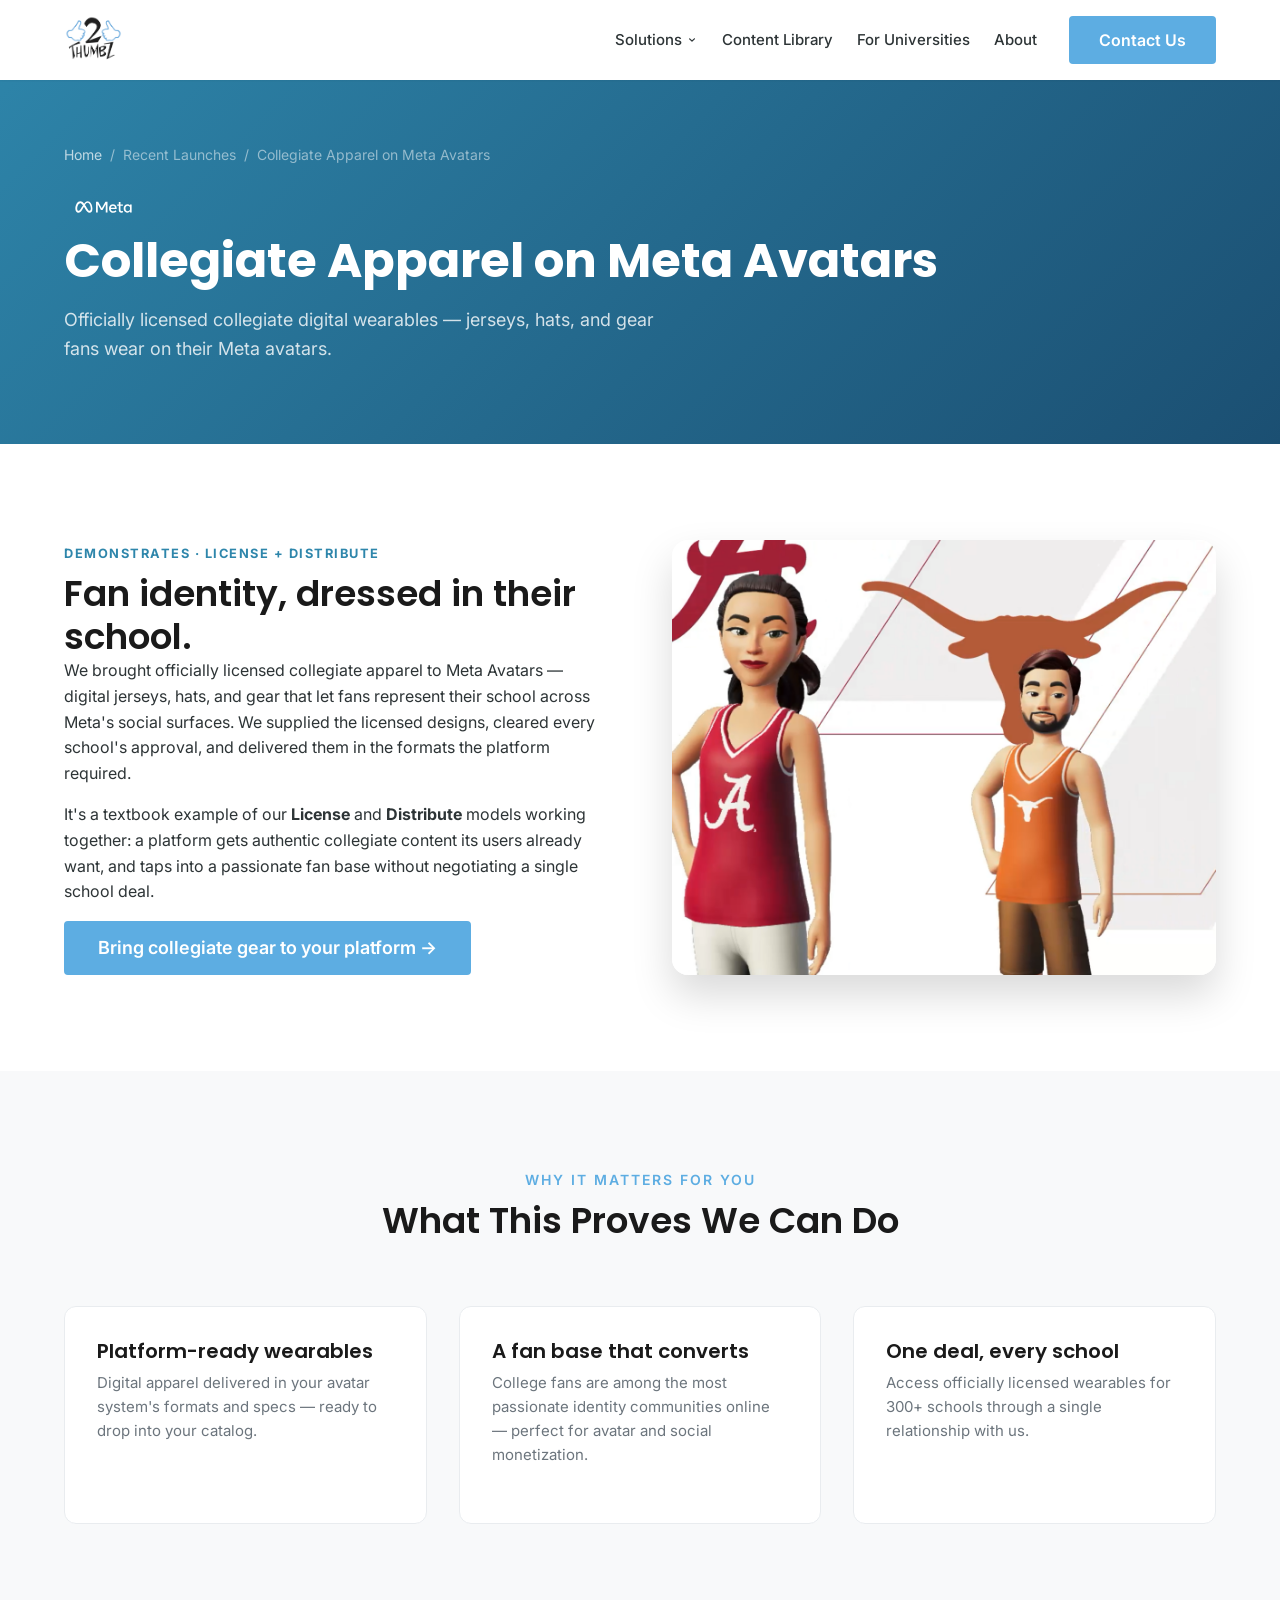
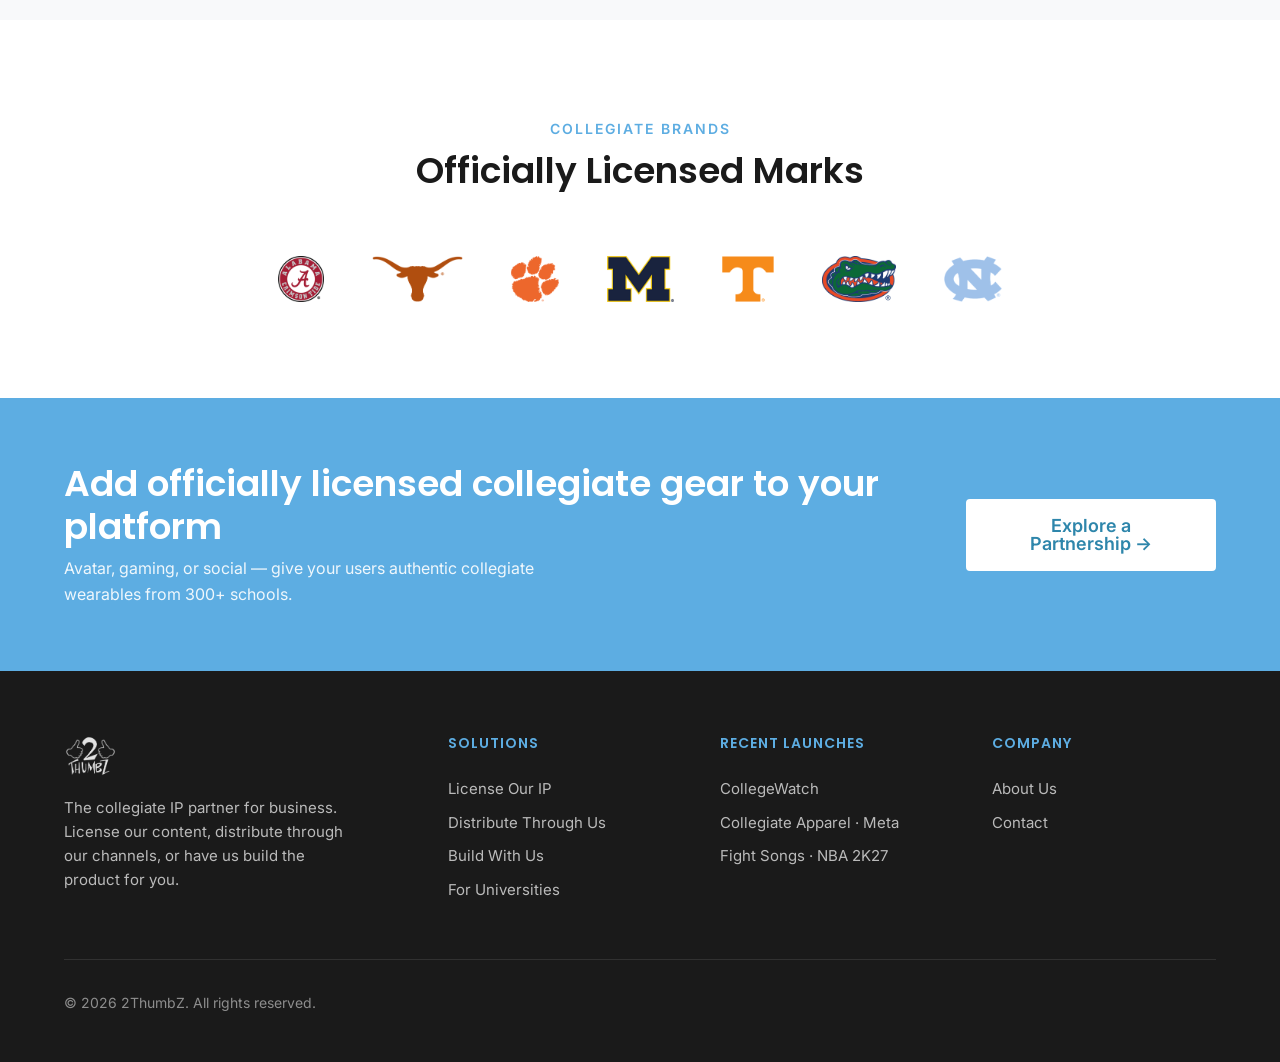
<file: pages/meta-avatars.html>
<!DOCTYPE html>
<html lang="en">
<head>
  <meta charset="UTF-8">
  <meta name="viewport" content="width=device-width, initial-scale=1.0">
  <meta name="description" content="Officially licensed collegiate apparel for Meta Avatars — digital wearables by 2ThumbZ. See how we bring licensed collegiate gear to avatar and social platforms.">
  <title>Collegiate Apparel on Meta Avatars | 2ThumbZ</title>
  <link rel="preconnect" href="https://fonts.googleapis.com">
  <link rel="preconnect" href="https://fonts.gstatic.com" crossorigin>
  <link href="https://fonts.googleapis.com/css2?family=Inter:wght@400;500;600;700&family=Poppins:wght@600;700&display=swap" rel="stylesheet">
  <link rel="stylesheet" href="../css/styles.css?v=20260925221520">
  <link rel="icon" type="image/svg+xml" href="../images/favicon.svg">
</head>
<body>
  <!-- Header -->
  <header class="header" id="header">
    <div class="container">
      <div class="header-inner">
        <a href="../index.html" class="logo">
          <img src="../images/2thumbz-logo.png" alt="2ThumbZ Logo">
        </a>
        <nav class="nav">
          <ul class="nav-links">
            <li class="nav-dropdown">
              <a href="../index.html#solutions" class="nav-link nav-dropdown-toggle">
                Solutions
                <svg xmlns="http://www.w3.org/2000/svg" viewBox="0 0 20 20" fill="currentColor">
                  <path fill-rule="evenodd" d="M5.293 7.293a1 1 0 011.414 0L10 10.586l3.293-3.293a1 1 0 111.414 1.414l-4 4a1 1 0 01-1.414 0l-4-4a1 1 0 010-1.414z" clip-rule="evenodd"/>
                </svg>
              </a>
              <ul class="nav-dropdown-menu">
                <li><a href="../index.html#license" class="nav-dropdown-link"><strong>License</strong> — Put our IP in your product</a></li>
                <li><a href="../index.html#distribute" class="nav-dropdown-link"><strong>Distribute</strong> — Reach fans through our channels</a></li>
                <li><a href="../index.html#build" class="nav-dropdown-link"><strong>Build</strong> — We build the product for you</a></li>
              </ul>
            </li>
            <li><a href="catalog.html" class="nav-link">Content Library</a></li>
            <li><a href="universities.html" class="nav-link">For Universities</a></li>
            <li><a href="about.html" class="nav-link">About</a></li>
          </ul>
          <a href="contact.html" class="btn btn-primary">Contact Us</a>
        </nav>
        <button class="mobile-menu-toggle" aria-label="Toggle menu">
          <span></span><span></span><span></span>
        </button>
      </div>
    </div>
  </header>

  <!-- Page Header -->
  <section class="page-header">
    <div class="container">
      <div class="breadcrumb">
        <a href="../index.html">Home</a>
        <span>/</span>
        <span>Recent Launches</span>
        <span>/</span>
        <span>Collegiate Apparel on Meta Avatars</span>
      </div>
      <img src="../images/brands/meta.svg?v=20260925221520" alt="Meta" class="page-brand-logo page-brand-logo--meta">
      <h1>Collegiate Apparel on Meta Avatars</h1>
      <p>Officially licensed collegiate digital wearables — jerseys, hats, and gear fans wear on their Meta avatars.</p>
    </div>
  </section>

  <!-- Overview -->
  <section class="section">
    <div class="container">
      <div class="work-layout">
        <div>
          <span class="work-tag">Demonstrates · License + Distribute</span>
          <h2>Fan identity, dressed in their school.</h2>
          <p>We brought officially licensed collegiate apparel to Meta Avatars — digital jerseys, hats, and gear that let fans represent their school across Meta's social surfaces. We supplied the licensed designs, cleared every school's approval, and delivered them in the formats the platform required.</p>
          <p>It's a textbook example of our <strong>License</strong> and <strong>Distribute</strong> models working together: a platform gets authentic collegiate content its users already want, and taps into a passionate fan base without negotiating a single school deal.</p>
          <a href="contact.html?interest=distribute" class="btn btn-primary btn-lg">Bring collegiate gear to your platform →</a>
        </div>
        <div class="work-visual">
          <video
            src="../video/meta-school-gear.mp4"
            poster="../images/products/meta-poster.png"
            autoplay muted loop playsinline
            aria-label="Meta Avatars wearing officially licensed collegiate gear">
          </video>
        </div>
      </div>
    </div>
  </section>

  <!-- What it proves for partners -->
  <section class="section bg-light">
    <div class="container">
      <div class="section-header">
        <span class="section-eyebrow">Why It Matters for You</span>
        <h2 class="section-title">What This Proves We Can Do</h2>
      </div>
      <div class="grid grid-3 stagger">
        <div class="card">
          <h3 class="card-title">Platform-ready wearables</h3>
          <p class="card-description">Digital apparel delivered in your avatar system's formats and specs — ready to drop into your catalog.</p>
        </div>
        <div class="card">
          <h3 class="card-title">A fan base that converts</h3>
          <p class="card-description">College fans are among the most passionate identity communities online — perfect for avatar and social monetization.</p>
        </div>
        <div class="card">
          <h3 class="card-title">One deal, every school</h3>
          <p class="card-description">Access officially licensed wearables for 300+ schools through a single relationship with us.</p>
        </div>
      </div>
    </div>
  </section>

  <!-- Brands -->
  <section class="section">
    <div class="container">
      <div class="section-header">
        <span class="section-eyebrow">Collegiate Brands</span>
        <h2 class="section-title">Officially Licensed Marks</h2>
      </div>
      <div class="work-brands">
        <img src="../images/logos/web/alabama.png" alt="Alabama">
        <img src="../images/logos/web/texas.png" alt="Texas">
        <img src="../images/logos/web/clemson.png" alt="Clemson">
        <img src="../images/logos/web/michigan.png" alt="Michigan">
        <img src="../images/logos/web/tennessee.png" alt="Tennessee">
        <img src="../images/logos/web/florida.png" alt="Florida">
        <img src="../images/logos/web/north-carolina.png" alt="North Carolina">
      </div>
    </div>
  </section>

  <!-- CTA -->
  <section class="cta-banner">
    <div class="container">
      <div class="cta-banner-inner">
        <div>
          <h2>Add officially licensed collegiate gear to your platform</h2>
          <p>Avatar, gaming, or social — give your users authentic collegiate wearables from 300+ schools.</p>
        </div>
        <a href="contact.html?interest=distribute" class="btn btn-white btn-lg">Explore a Partnership →</a>
      </div>
    </div>
  </section>

  <!-- Footer -->
  <footer class="footer">
    <div class="container">
      <div class="footer-grid">
        <div class="footer-brand">
          <img src="../images/2thumbz-logo.png" alt="2ThumbZ" class="footer-logo">
          <p>The collegiate IP partner for business. License our content, distribute through our channels, or have us build the product for you.</p>
        </div>
        <div class="footer-col">
          <h4 class="footer-title">Solutions</h4>
          <ul class="footer-links">
            <li><a href="../index.html#license">License Our IP</a></li>
            <li><a href="../index.html#distribute">Distribute Through Us</a></li>
            <li><a href="../index.html#build">Build With Us</a></li>
            <li><a href="universities.html">For Universities</a></li>
          </ul>
        </div>
        <div class="footer-col">
          <h4 class="footer-title">Recent Launches</h4>
          <ul class="footer-links">
            <li><a href="collegewatch.html">CollegeWatch</a></li>
            <li><a href="meta-avatars.html">Collegiate Apparel · Meta</a></li>
            <li><a href="nba-2k.html">Fight Songs · NBA 2K27</a></li>
          </ul>
        </div>
        <div class="footer-col">
          <h4 class="footer-title">Company</h4>
          <ul class="footer-links">
            <li><a href="about.html">About Us</a></li>
            <li><a href="contact.html">Contact</a></li>
          </ul>
        </div>
      </div>
      <div class="footer-bottom">
        <p class="footer-copyright">&copy; 2026 2ThumbZ. All rights reserved.</p>
      </div>
    </div>
  </footer>

  <script src="../js/main.js?v=20260925221520"></script>
</body>
</html>
</file>
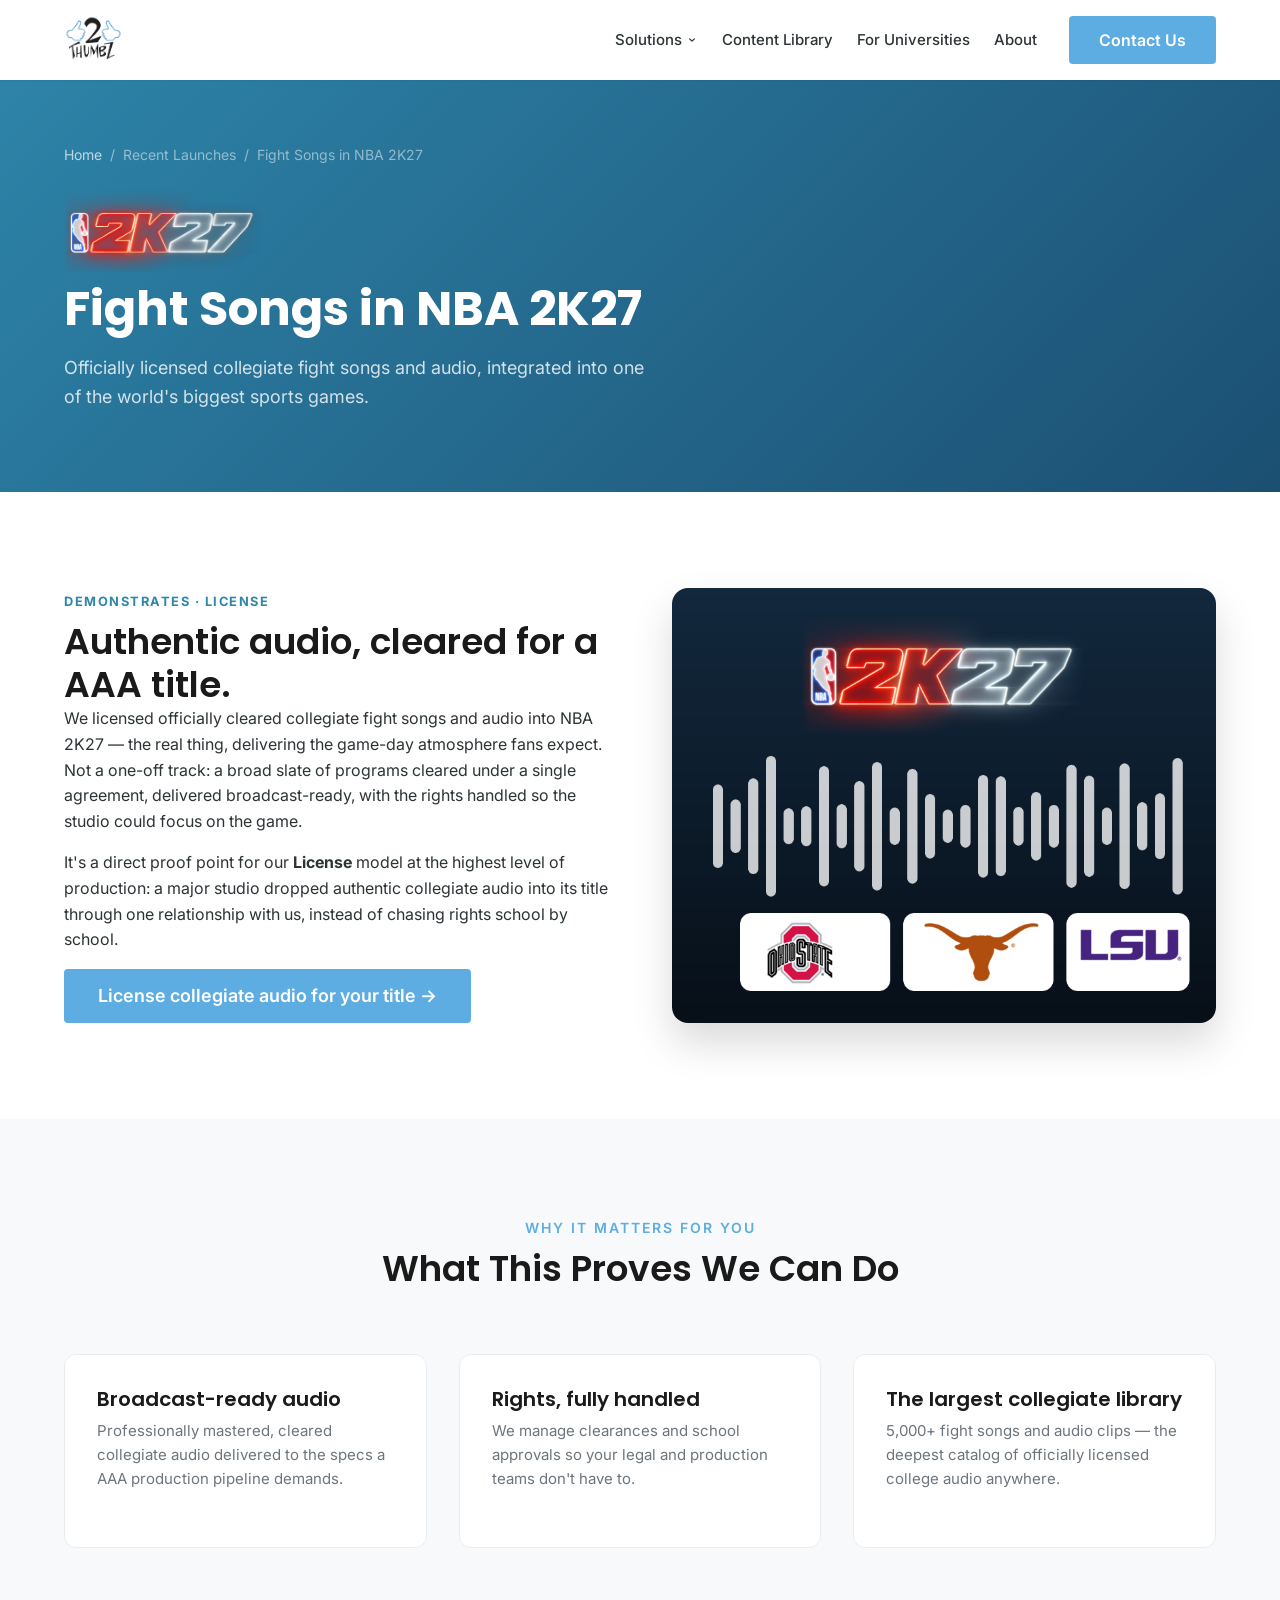
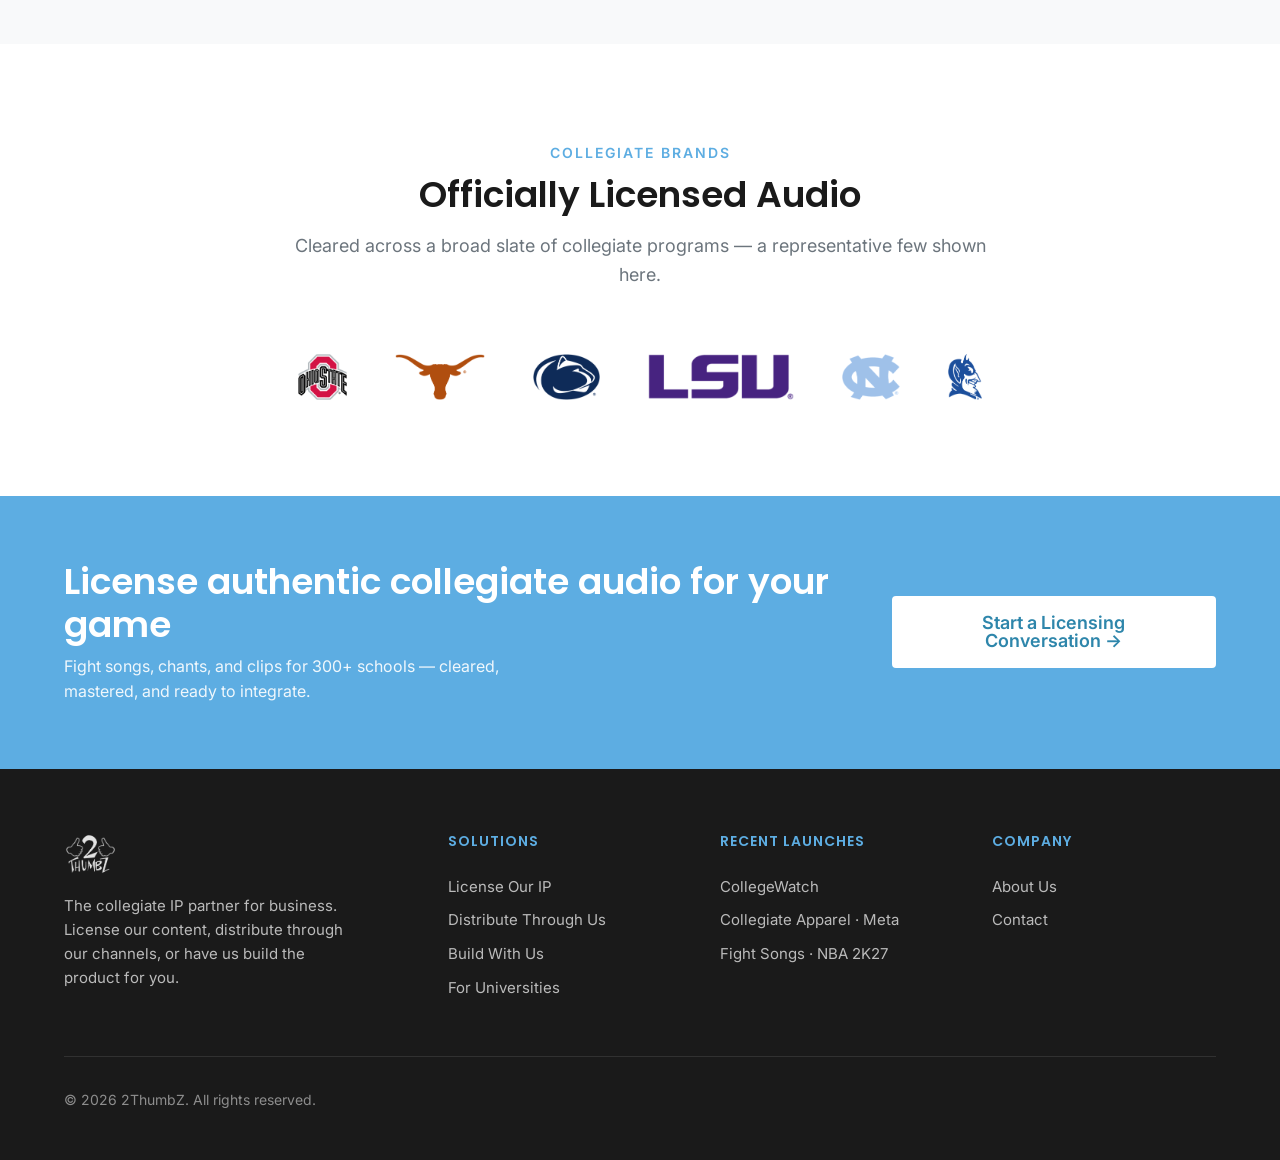
<file: pages/nba-2k.html>
<!DOCTYPE html>
<html lang="en">
<head>
  <meta charset="UTF-8">
  <meta name="viewport" content="width=device-width, initial-scale=1.0">
  <meta name="description" content="Officially licensed collegiate fight songs in NBA 2K27 — audio licensing by 2ThumbZ. See how we bring authentic collegiate audio to AAA games.">
  <title>Fight Songs in NBA 2K27 | 2ThumbZ</title>
  <link rel="preconnect" href="https://fonts.googleapis.com">
  <link rel="preconnect" href="https://fonts.gstatic.com" crossorigin>
  <link href="https://fonts.googleapis.com/css2?family=Inter:wght@400;500;600;700&family=Poppins:wght@600;700&display=swap" rel="stylesheet">
  <link rel="stylesheet" href="../css/styles.css?v=20260925221520">
  <link rel="icon" type="image/svg+xml" href="../images/favicon.svg">
</head>
<body>
  <!-- Header -->
  <header class="header" id="header">
    <div class="container">
      <div class="header-inner">
        <a href="../index.html" class="logo">
          <img src="../images/2thumbz-logo.png" alt="2ThumbZ Logo">
        </a>
        <nav class="nav">
          <ul class="nav-links">
            <li class="nav-dropdown">
              <a href="../index.html#solutions" class="nav-link nav-dropdown-toggle">
                Solutions
                <svg xmlns="http://www.w3.org/2000/svg" viewBox="0 0 20 20" fill="currentColor">
                  <path fill-rule="evenodd" d="M5.293 7.293a1 1 0 011.414 0L10 10.586l3.293-3.293a1 1 0 111.414 1.414l-4 4a1 1 0 01-1.414 0l-4-4a1 1 0 010-1.414z" clip-rule="evenodd"/>
                </svg>
              </a>
              <ul class="nav-dropdown-menu">
                <li><a href="../index.html#license" class="nav-dropdown-link"><strong>License</strong> — Put our IP in your product</a></li>
                <li><a href="../index.html#distribute" class="nav-dropdown-link"><strong>Distribute</strong> — Reach fans through our channels</a></li>
                <li><a href="../index.html#build" class="nav-dropdown-link"><strong>Build</strong> — We build the product for you</a></li>
              </ul>
            </li>
            <li><a href="catalog.html" class="nav-link">Content Library</a></li>
            <li><a href="universities.html" class="nav-link">For Universities</a></li>
            <li><a href="about.html" class="nav-link">About</a></li>
          </ul>
          <a href="contact.html" class="btn btn-primary">Contact Us</a>
        </nav>
        <button class="mobile-menu-toggle" aria-label="Toggle menu">
          <span></span><span></span><span></span>
        </button>
      </div>
    </div>
  </header>

  <!-- Page Header -->
  <section class="page-header">
    <div class="container">
      <div class="breadcrumb">
        <a href="../index.html">Home</a>
        <span>/</span>
        <span>Recent Launches</span>
        <span>/</span>
        <span>Fight Songs in NBA 2K27</span>
      </div>
      <img src="../images/brands/nba-2k27.png?v=20260925221520" alt="NBA 2K27" class="page-brand-logo">
      <h1>Fight Songs in NBA 2K27</h1>
      <p>Officially licensed collegiate fight songs and audio, integrated into one of the world's biggest sports games.</p>
    </div>
  </section>

  <!-- Overview -->
  <section class="section">
    <div class="container">
      <div class="work-layout">
        <div>
          <span class="work-tag">Demonstrates · License</span>
          <h2>Authentic audio, cleared for a AAA title.</h2>
          <p>We licensed officially cleared collegiate fight songs and audio into NBA 2K27 — the real thing, delivering the game-day atmosphere fans expect. Not a one-off track: a broad slate of programs cleared under a single agreement, delivered broadcast-ready, with the rights handled so the studio could focus on the game.</p>
          <p>It's a direct proof point for our <strong>License</strong> model at the highest level of production: a major studio dropped authentic collegiate audio into its title through one relationship with us, instead of chasing rights school by school.</p>
          <a href="contact.html?interest=license" class="btn btn-primary btn-lg">License collegiate audio for your title →</a>
        </div>
        <div class="work-visual"><img src="../images/products/fightsongs.png?v=20260925221520" alt="Officially licensed collegiate fight songs and audio"></div>
      </div>
    </div>
  </section>

  <!-- What it proves for partners -->
  <section class="section bg-light">
    <div class="container">
      <div class="section-header">
        <span class="section-eyebrow">Why It Matters for You</span>
        <h2 class="section-title">What This Proves We Can Do</h2>
      </div>
      <div class="grid grid-3 stagger">
        <div class="card">
          <h3 class="card-title">Broadcast-ready audio</h3>
          <p class="card-description">Professionally mastered, cleared collegiate audio delivered to the specs a AAA production pipeline demands.</p>
        </div>
        <div class="card">
          <h3 class="card-title">Rights, fully handled</h3>
          <p class="card-description">We manage clearances and school approvals so your legal and production teams don't have to.</p>
        </div>
        <div class="card">
          <h3 class="card-title">The largest collegiate library</h3>
          <p class="card-description">5,000+ fight songs and audio clips — the deepest catalog of officially licensed college audio anywhere.</p>
        </div>
      </div>
    </div>
  </section>

  <!-- Brands -->
  <section class="section">
    <div class="container">
      <div class="section-header">
        <span class="section-eyebrow">Collegiate Brands</span>
        <h2 class="section-title">Officially Licensed Audio</h2>
        <p class="section-subtitle">Cleared across a broad slate of collegiate programs — a representative few shown here.</p>
      </div>
      <div class="work-brands">
        <img src="../images/logos/web/ohio-state.png" alt="Ohio State">
        <img src="../images/logos/web/texas.png" alt="Texas">
        <img src="../images/logos/web/penn-state.png" alt="Penn State">
        <img src="../images/logos/web/lsu.png" alt="LSU">
        <img src="../images/logos/web/north-carolina.png" alt="North Carolina">
        <img src="../images/logos/web/duke.png" alt="Duke">
      </div>
    </div>
  </section>

  <!-- CTA -->
  <section class="cta-banner">
    <div class="container">
      <div class="cta-banner-inner">
        <div>
          <h2>License authentic collegiate audio for your game</h2>
          <p>Fight songs, chants, and clips for 300+ schools — cleared, mastered, and ready to integrate.</p>
        </div>
        <a href="contact.html?interest=license" class="btn btn-white btn-lg">Start a Licensing Conversation →</a>
      </div>
    </div>
  </section>

  <!-- Footer -->
  <footer class="footer">
    <div class="container">
      <div class="footer-grid">
        <div class="footer-brand">
          <img src="../images/2thumbz-logo.png" alt="2ThumbZ" class="footer-logo">
          <p>The collegiate IP partner for business. License our content, distribute through our channels, or have us build the product for you.</p>
        </div>
        <div class="footer-col">
          <h4 class="footer-title">Solutions</h4>
          <ul class="footer-links">
            <li><a href="../index.html#license">License Our IP</a></li>
            <li><a href="../index.html#distribute">Distribute Through Us</a></li>
            <li><a href="../index.html#build">Build With Us</a></li>
            <li><a href="universities.html">For Universities</a></li>
          </ul>
        </div>
        <div class="footer-col">
          <h4 class="footer-title">Recent Launches</h4>
          <ul class="footer-links">
            <li><a href="collegewatch.html">CollegeWatch</a></li>
            <li><a href="meta-avatars.html">Collegiate Apparel · Meta</a></li>
            <li><a href="nba-2k.html">Fight Songs · NBA 2K27</a></li>
          </ul>
        </div>
        <div class="footer-col">
          <h4 class="footer-title">Company</h4>
          <ul class="footer-links">
            <li><a href="about.html">About Us</a></li>
            <li><a href="contact.html">Contact</a></li>
          </ul>
        </div>
      </div>
      <div class="footer-bottom">
        <p class="footer-copyright">&copy; 2026 2ThumbZ. All rights reserved.</p>
      </div>
    </div>
  </footer>

  <script src="../js/main.js?v=20260925221520"></script>
</body>
</html>
</file>
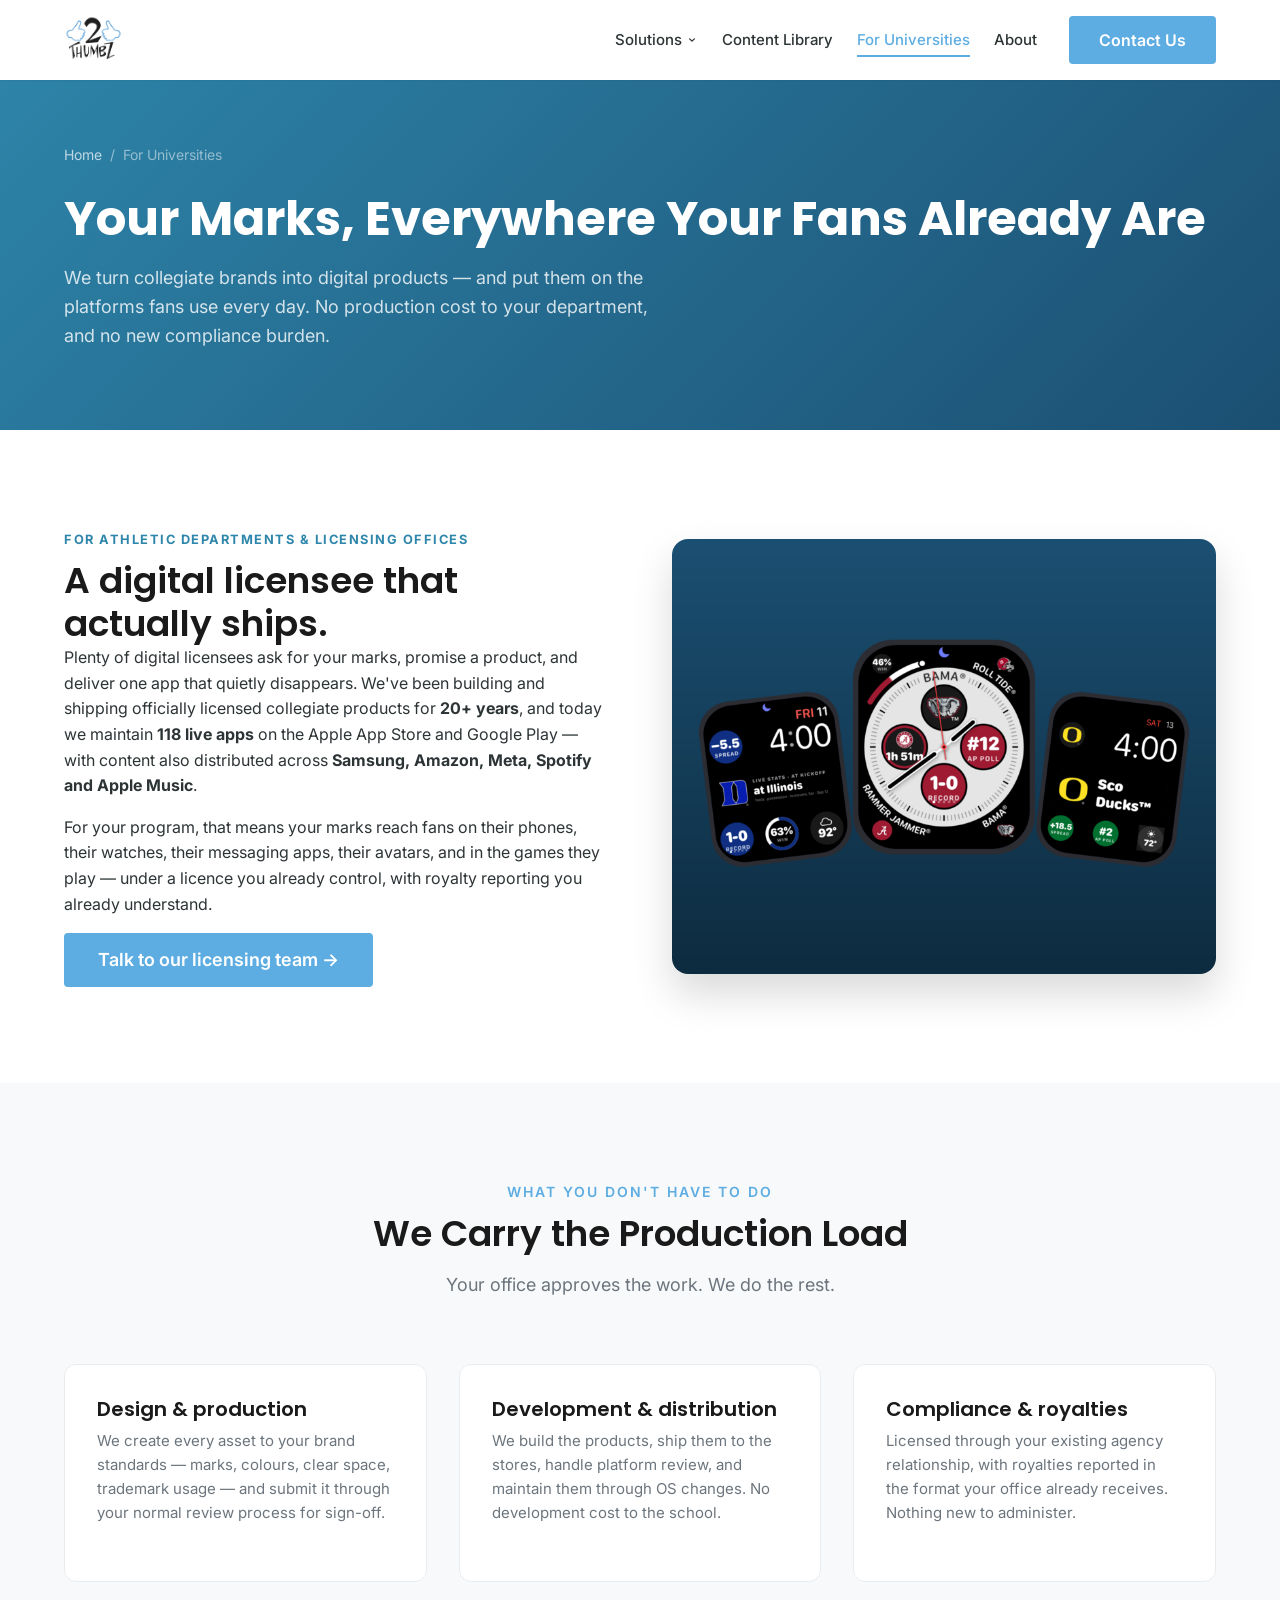
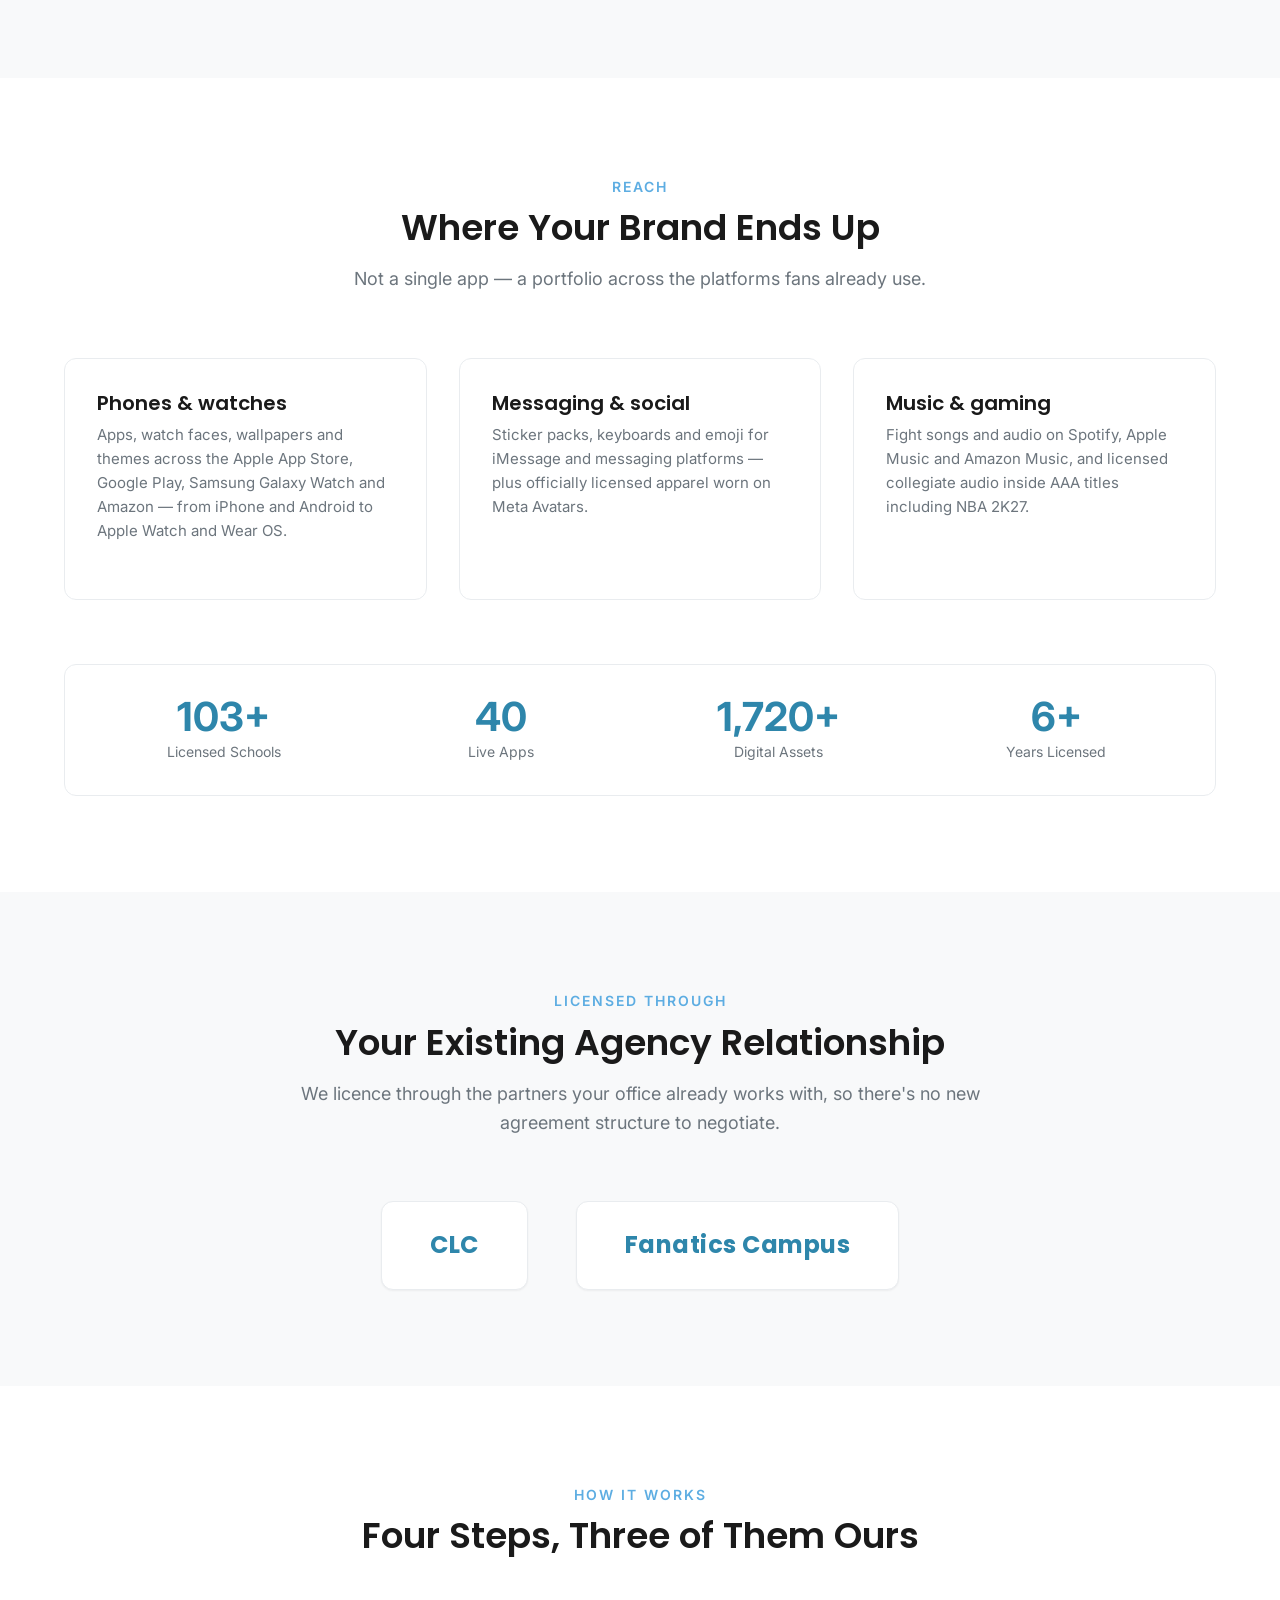
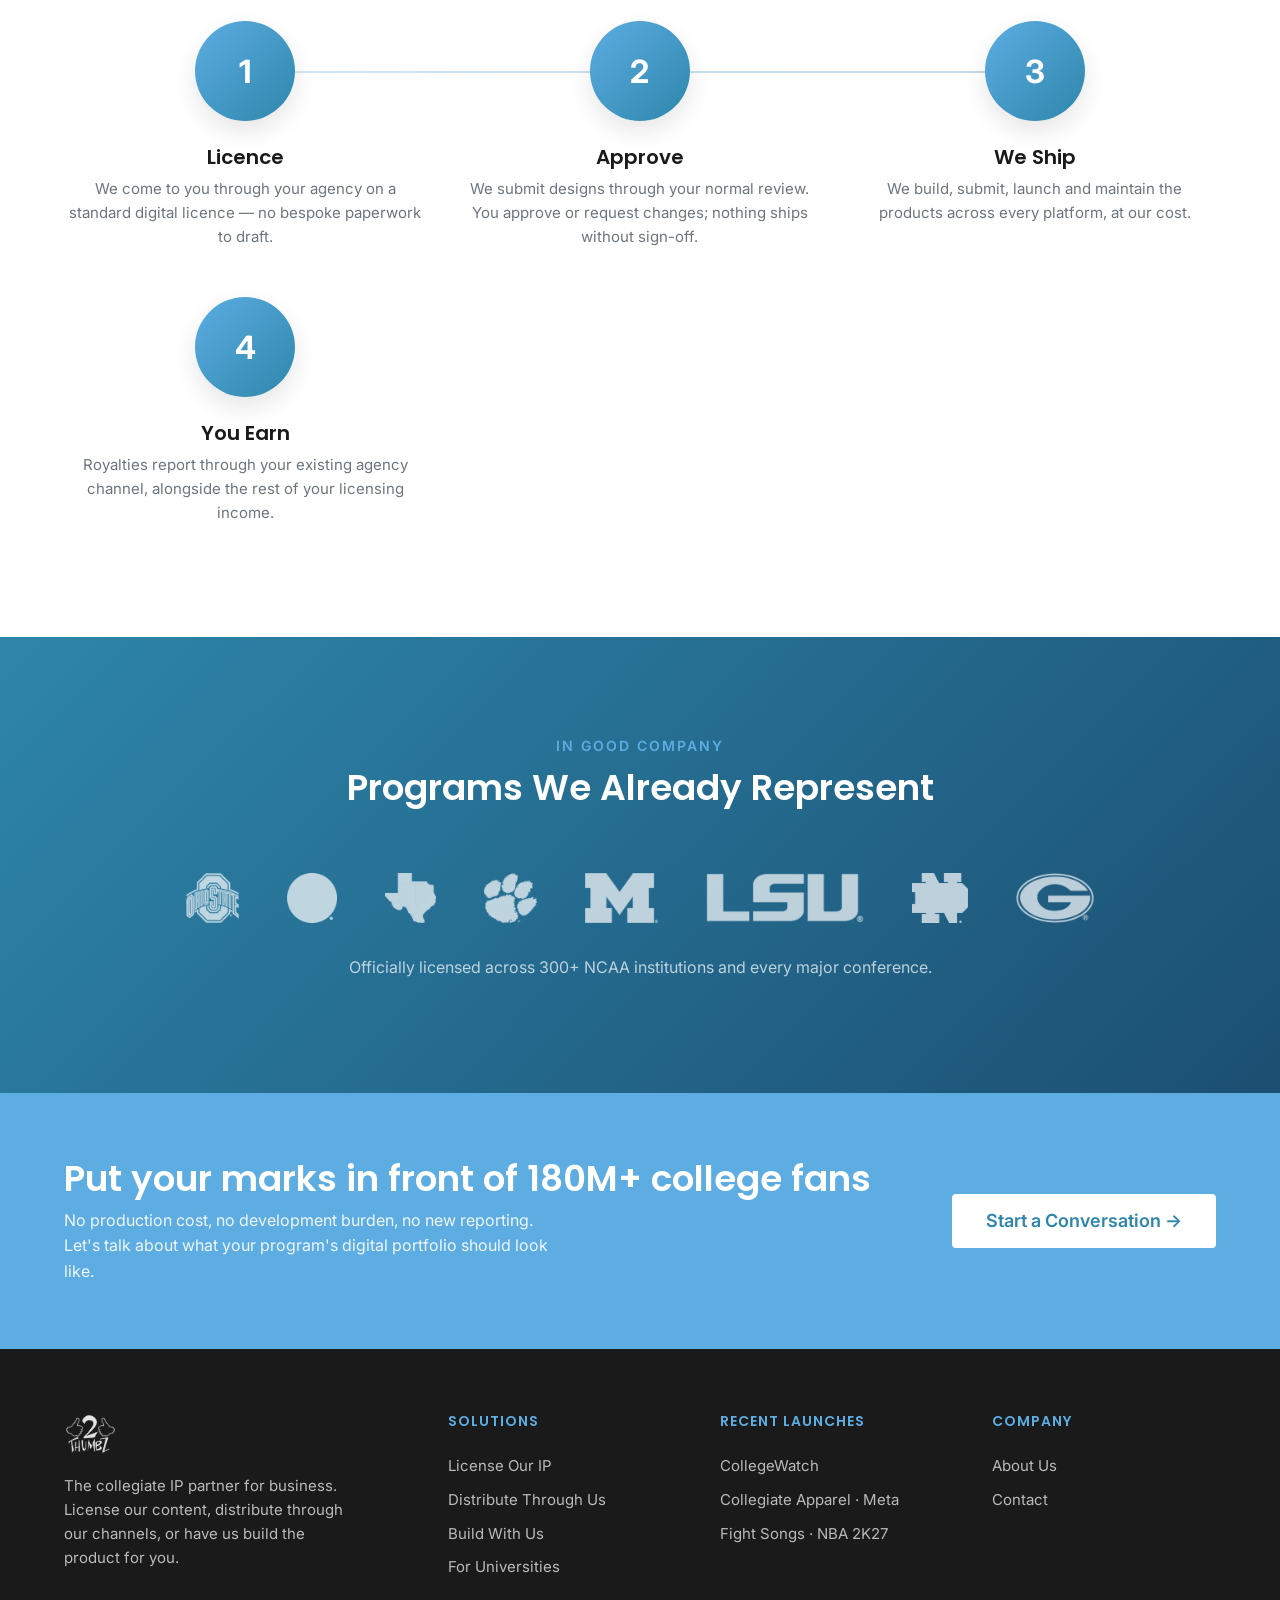
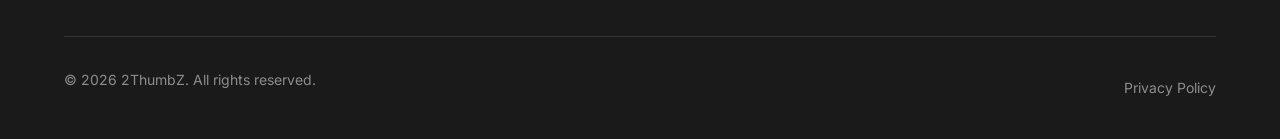
<file: pages/universities.html>
<!DOCTYPE html>
<html lang="en">
<head>
  <meta charset="UTF-8">
  <meta name="viewport" content="width=device-width, initial-scale=1.0">
  <meta name="description" content="2ThumbZ turns collegiate marks into digital products and revenue — apps, watch faces, wearables, stickers and audio distributed across the App Store, Google Play, Samsung, Amazon, Spotify and Meta. Licensed through CLC and Fanatics Campus.">
  <title>For Universities | 2ThumbZ</title>
  <link rel="preconnect" href="https://fonts.googleapis.com">
  <link rel="preconnect" href="https://fonts.gstatic.com" crossorigin>
  <link href="https://fonts.googleapis.com/css2?family=Inter:wght@400;500;600;700&family=Poppins:wght@600;700&display=swap" rel="stylesheet">
  <link rel="stylesheet" href="../css/styles.css?v=20260925221520">
  <link rel="icon" type="image/svg+xml" href="../images/favicon.svg">
</head>
<body>
  <!-- Header -->
  <header class="header" id="header">
    <div class="container">
      <div class="header-inner">
        <a href="../index.html" class="logo">
          <img src="../images/2thumbz-logo.png" alt="2ThumbZ Logo">
        </a>
        <nav class="nav">
          <ul class="nav-links">
            <li class="nav-dropdown">
              <a href="../index.html#solutions" class="nav-link nav-dropdown-toggle">
                Solutions
                <svg xmlns="http://www.w3.org/2000/svg" viewBox="0 0 20 20" fill="currentColor">
                  <path fill-rule="evenodd" d="M5.293 7.293a1 1 0 011.414 0L10 10.586l3.293-3.293a1 1 0 111.414 1.414l-4 4a1 1 0 01-1.414 0l-4-4a1 1 0 010-1.414z" clip-rule="evenodd"/>
                </svg>
              </a>
              <ul class="nav-dropdown-menu">
                <li><a href="../index.html#license" class="nav-dropdown-link"><strong>License</strong> — Put our IP in your product</a></li>
                <li><a href="../index.html#distribute" class="nav-dropdown-link"><strong>Distribute</strong> — Reach fans through our channels</a></li>
                <li><a href="../index.html#build" class="nav-dropdown-link"><strong>Build</strong> — We build the product for you</a></li>
              </ul>
            </li>
            <li><a href="catalog.html" class="nav-link">Content Library</a></li>
            <li><a href="universities.html" class="nav-link active">For Universities</a></li>
            <li><a href="about.html" class="nav-link">About</a></li>
          </ul>
          <a href="contact.html" class="btn btn-primary">Contact Us</a>
        </nav>
        <button class="mobile-menu-toggle" aria-label="Toggle menu">
          <span></span><span></span><span></span>
        </button>
      </div>
    </div>
  </header>

  <!-- Page Header -->
  <section class="page-header">
    <div class="container">
      <div class="breadcrumb">
        <a href="../index.html">Home</a>
        <span>/</span>
        <span>For Universities</span>
      </div>
      <h1>Your Marks, Everywhere Your Fans Already Are</h1>
      <p>We turn collegiate brands into digital products — and put them on the platforms fans use every day. No production cost to your department, and no new compliance burden.</p>
    </div>
  </section>

  <!-- Overview -->
  <section class="section">
    <div class="container">
      <div class="work-layout">
        <div>
          <span class="work-tag">For Athletic Departments &amp; Licensing Offices</span>
          <h2>A digital licensee that actually ships.</h2>
          <p>Plenty of digital licensees ask for your marks, promise a product, and deliver one app that quietly disappears. We've been building and shipping officially licensed collegiate products for <strong>20+ years</strong>, and today we maintain <strong>118 live apps</strong> on the Apple App Store and Google Play — with content also distributed across <strong>Samsung, Amazon, Meta, Spotify and Apple Music</strong>.</p>
          <p>For your program, that means your marks reach fans on their phones, their watches, their messaging apps, their avatars, and in the games they play — under a licence you already control, with royalty reporting you already understand.</p>
          <a href="contact.html?interest=university" class="btn btn-primary btn-lg">Talk to our licensing team →</a>
        </div>
        <div class="work-visual"><img src="../images/products/collegewatch.png?v=20260925221520" alt="Officially licensed collegiate watch faces on Apple Watch"></div>
      </div>
    </div>
  </section>

  <!-- What we handle -->
  <section class="section bg-light">
    <div class="container">
      <div class="section-header">
        <span class="section-eyebrow">What You Don't Have To Do</span>
        <h2 class="section-title">We Carry the Production Load</h2>
        <p class="section-subtitle">Your office approves the work. We do the rest.</p>
      </div>
      <div class="grid grid-3 stagger">
        <div class="card">
          <h3 class="card-title">Design &amp; production</h3>
          <p class="card-description">We create every asset to your brand standards — marks, colours, clear space, trademark usage — and submit it through your normal review process for sign-off.</p>
        </div>
        <div class="card">
          <h3 class="card-title">Development &amp; distribution</h3>
          <p class="card-description">We build the products, ship them to the stores, handle platform review, and maintain them through OS changes. No development cost to the school.</p>
        </div>
        <div class="card">
          <h3 class="card-title">Compliance &amp; royalties</h3>
          <p class="card-description">Licensed through your existing agency relationship, with royalties reported in the format your office already receives. Nothing new to administer.</p>
        </div>
      </div>
    </div>
  </section>

  <!-- Where the brand shows up -->
  <section class="section">
    <div class="container">
      <div class="section-header">
        <span class="section-eyebrow">Reach</span>
        <h2 class="section-title">Where Your Brand Ends Up</h2>
        <p class="section-subtitle">Not a single app — a portfolio across the platforms fans already use.</p>
      </div>
      <div class="grid grid-3 stagger">
        <div class="card">
          <h3 class="card-title">Phones &amp; watches</h3>
          <p class="card-description">Apps, watch faces, wallpapers and themes across the Apple App Store, Google Play, Samsung Galaxy Watch and Amazon — from iPhone and Android to Apple Watch and Wear OS.</p>
        </div>
        <div class="card">
          <h3 class="card-title">Messaging &amp; social</h3>
          <p class="card-description">Sticker packs, keyboards and emoji for iMessage and messaging platforms — plus officially licensed apparel worn on Meta Avatars.</p>
        </div>
        <div class="card">
          <h3 class="card-title">Music &amp; gaming</h3>
          <p class="card-description">Fight songs and audio on Spotify, Apple Music and Amazon Music, and licensed collegiate audio inside AAA titles including NBA 2K27.</p>
        </div>
      </div>

      <div class="stats-bar stats-bar--light">
        <div class="stat-item">
          <div class="stat-number">300+</div>
          <div class="stat-label">Licensed Schools</div>
        </div>
        <div class="stat-item">
          <div class="stat-number">118</div>
          <div class="stat-label">Live Apps</div>
        </div>
        <div class="stat-item">
          <div class="stat-number">5,000+</div>
          <div class="stat-label">Digital Assets</div>
        </div>
        <div class="stat-item">
          <div class="stat-number">20+</div>
          <div class="stat-label">Years Licensed</div>
        </div>
      </div>
    </div>
  </section>

  <!-- Licensing partners -->
  <section class="section bg-light">
    <div class="container">
      <div class="section-header">
        <span class="section-eyebrow">Licensed Through</span>
        <h2 class="section-title">Your Existing Agency Relationship</h2>
        <p class="section-subtitle">We licence through the partners your office already works with, so there's no new agreement structure to negotiate.</p>
      </div>
      <div class="partner-marks">
        <!-- Swap these for the supplied CLC / Fanatics Campus logo files -->
        <span class="partner-mark">CLC</span>
        <span class="partner-mark">Fanatics Campus</span>
      </div>
    </div>
  </section>

  <!-- How it works -->
  <section class="section">
    <div class="container">
      <div class="section-header">
        <span class="section-eyebrow">How It Works</span>
        <h2 class="section-title">Four Steps, Three of Them Ours</h2>
      </div>
      <div class="process-steps">
        <div class="process-step">
          <div class="process-step-number">1</div>
          <h3 class="process-step-title">Licence</h3>
          <p class="process-step-description">We come to you through your agency on a standard digital licence — no bespoke paperwork to draft.</p>
        </div>
        <div class="process-step">
          <div class="process-step-number">2</div>
          <h3 class="process-step-title">Approve</h3>
          <p class="process-step-description">We submit designs through your normal review. You approve or request changes; nothing ships without sign-off.</p>
        </div>
        <div class="process-step">
          <div class="process-step-number">3</div>
          <h3 class="process-step-title">We Ship</h3>
          <p class="process-step-description">We build, submit, launch and maintain the products across every platform, at our cost.</p>
        </div>
        <div class="process-step">
          <div class="process-step-number">4</div>
          <h3 class="process-step-title">You Earn</h3>
          <p class="process-step-description">Royalties report through your existing agency channel, alongside the rest of your licensing income.</p>
        </div>
      </div>
    </div>
  </section>

  <!-- Schools -->
  <section class="section clients-section">
    <div class="container">
      <div class="section-header">
        <span class="section-eyebrow">In Good Company</span>
        <h2 class="section-title">Programs We Already Represent</h2>
      </div>
      <div class="client-logos">
        <img src="../images/logos/web/ohio-state.png" alt="Ohio State" class="client-logo">
        <img src="../images/logos/web/alabama.png" alt="Alabama" class="client-logo">
        <img src="../images/logos/web/texas-am.png" alt="Texas A&amp;M" class="client-logo">
        <img src="../images/logos/web/clemson.png" alt="Clemson" class="client-logo">
        <img src="../images/logos/web/michigan.png" alt="Michigan" class="client-logo">
        <img src="../images/logos/web/lsu.png" alt="LSU" class="client-logo">
        <img src="../images/logos/web/notre-dame.png" alt="Notre Dame" class="client-logo">
        <img src="../images/logos/web/georgia.png" alt="Georgia" class="client-logo">
      </div>
      <p class="clients-text">Officially licensed across 300+ NCAA institutions and every major conference.</p>
    </div>
  </section>

  <!-- CTA -->
  <section class="cta-banner">
    <div class="container">
      <div class="cta-banner-inner">
        <div>
          <h2>Put your marks in front of 180M+ college fans</h2>
          <p>No production cost, no development burden, no new reporting. Let's talk about what your program's digital portfolio should look like.</p>
        </div>
        <a href="contact.html?interest=university" class="btn btn-white btn-lg">Start a Conversation →</a>
      </div>
    </div>
  </section>

  <!-- Footer -->
  <footer class="footer">
    <div class="container">
      <div class="footer-grid">
        <div class="footer-brand">
          <img src="../images/2thumbz-logo.png" alt="2ThumbZ" class="footer-logo">
          <p>The collegiate IP partner for business. License our content, distribute through our channels, or have us build the product for you.</p>
        </div>
        <div class="footer-col">
          <h4 class="footer-title">Solutions</h4>
          <ul class="footer-links">
            <li><a href="../index.html#license">License Our IP</a></li>
            <li><a href="../index.html#distribute">Distribute Through Us</a></li>
            <li><a href="../index.html#build">Build With Us</a></li>
            <li><a href="universities.html">For Universities</a></li>
          </ul>
        </div>
        <div class="footer-col">
          <h4 class="footer-title">Recent Launches</h4>
          <ul class="footer-links">
            <li><a href="collegewatch.html">CollegeWatch</a></li>
            <li><a href="meta-avatars.html">Collegiate Apparel · Meta</a></li>
            <li><a href="nba-2k.html">Fight Songs · NBA 2K27</a></li>
          </ul>
        </div>
        <div class="footer-col">
          <h4 class="footer-title">Company</h4>
          <ul class="footer-links">
            <li><a href="about.html">About Us</a></li>
            <li><a href="contact.html">Contact</a></li>
          </ul>
        </div>
      </div>
      <div class="footer-bottom">
        <p class="footer-copyright">&copy; 2026 2ThumbZ. All rights reserved.</p>
        <div class="footer-legal">
          <a href="/privacy">Privacy Policy</a>
        </div>
      </div>
    </div>
  </footer>

  <script src="../js/main.js?v=20260925221520"></script>
</body>
</html>
</file>
<file: css/styles.css>
/* ============================================
   2ThumbZ Website - Main Stylesheet
   Color Palette Based on Logo:
   - Primary Blue: #5DADE2 (sky blue from thumbs)
   - Dark Blue: #2E86AB (deeper blue for contrast)
   - Black: #1A1A1A (logo text)
   - White: #FFFFFF
   - Light Gray: #F8F9FA (backgrounds)
   - Medium Gray: #6C757D (body text)
   ============================================ */

/* CSS Variables */
:root {
  /* Brand Colors - Based on 2ThumbZ Logo */
  --primary-blue: #5DADE2;
  --primary-blue-dark: #3498DB;
  --dark-blue: #2E86AB;
  --darker-blue: #1B4F72;

  /* Neutrals */
  --black: #1A1A1A;
  --dark-gray: #2D3436;
  --medium-gray: #6C757D;
  --light-gray: #F8F9FA;
  --lighter-gray: #E9ECEF;
  --white: #FFFFFF;

  /* Accent */
  --accent-gold: #F39C12;
  --success-green: #27AE60;
  --error-red: #E74C3C;

  /* Typography */
  --font-primary: 'Inter', -apple-system, BlinkMacSystemFont, 'Segoe UI', Roboto, sans-serif;
  --font-heading: 'Poppins', var(--font-primary);

  /* Spacing */
  --space-xs: 0.25rem;
  --space-sm: 0.5rem;
  --space-md: 1rem;
  --space-lg: 1.5rem;
  --space-xl: 2rem;
  --space-2xl: 3rem;
  --space-3xl: 4rem;
  --space-4xl: 6rem;

  /* Border Radius */
  --radius-sm: 4px;
  --radius-md: 8px;
  --radius-lg: 12px;
  --radius-xl: 16px;
  --radius-full: 50%;

  /* Shadows */
  --shadow-sm: 0 1px 2px rgba(0,0,0,0.05);
  --shadow-md: 0 4px 6px rgba(0,0,0,0.07);
  --shadow-lg: 0 10px 25px rgba(0,0,0,0.1);
  --shadow-xl: 0 20px 40px rgba(0,0,0,0.15);

  /* Transitions */
  --transition-fast: 0.15s ease;
  --transition-normal: 0.3s ease;
  --transition-slow: 0.5s ease;
}

/* ============================================
   Reset & Base Styles
   ============================================ */
*, *::before, *::after {
  box-sizing: border-box;
  margin: 0;
  padding: 0;
}

html {
  font-size: 16px;
  scroll-behavior: smooth;
}

body {
  font-family: var(--font-primary);
  font-size: 1rem;
  line-height: 1.6;
  color: var(--dark-gray);
  background-color: var(--white);
  -webkit-font-smoothing: antialiased;
  -moz-osx-font-smoothing: grayscale;
}

img {
  max-width: 100%;
  height: auto;
  display: block;
}

a {
  color: var(--primary-blue);
  text-decoration: none;
  transition: color var(--transition-fast);
}

a:hover {
  color: var(--dark-blue);
}

ul, ol {
  list-style: none;
}

/* ============================================
   Typography
   ============================================ */
h1, h2, h3, h4, h5, h6 {
  font-family: var(--font-heading);
  font-weight: 600;
  line-height: 1.2;
  color: var(--black);
}

h1 {
  font-size: 3rem;
  font-weight: 700;
}

h2 {
  font-size: 2.25rem;
}

h3 {
  font-size: 1.5rem;
}

h4 {
  font-size: 1.25rem;
}

p {
  margin-bottom: 1rem;
}

.text-center { text-align: center; }
.text-left { text-align: left; }
.text-right { text-align: right; }

.text-primary { color: var(--primary-blue); }
.text-dark { color: var(--black); }
.text-gray { color: var(--medium-gray); }
.text-white { color: var(--white); }

/* ============================================
   Layout & Container
   ============================================ */
.container {
  width: 100%;
  max-width: 1200px;
  margin: 0 auto;
  padding: 0 1.5rem;
}

.container-fluid {
  width: 100%;
  padding: 0 1.5rem;
}

.section {
  padding: var(--space-4xl) 0;
}

.section-sm {
  padding: var(--space-2xl) 0;
}

.section-lg {
  padding: calc(var(--space-4xl) * 1.5) 0;
}

/* Grid System */
.grid {
  display: grid;
  gap: var(--space-xl);
}

.grid-2 { grid-template-columns: repeat(2, 1fr); }
.grid-3 { grid-template-columns: repeat(3, 1fr); }
.grid-4 { grid-template-columns: repeat(4, 1fr); }

.flex {
  display: flex;
}

.flex-center {
  display: flex;
  align-items: center;
  justify-content: center;
}

.flex-between {
  display: flex;
  align-items: center;
  justify-content: space-between;
}

.flex-wrap {
  flex-wrap: wrap;
}

.gap-sm { gap: var(--space-sm); }
.gap-md { gap: var(--space-md); }
.gap-lg { gap: var(--space-lg); }
.gap-xl { gap: var(--space-xl); }

/* ============================================
   Buttons
   ============================================ */
.btn {
  display: inline-flex;
  align-items: center;
  justify-content: center;
  padding: 0.875rem 1.75rem;
  font-family: var(--font-primary);
  font-size: 1rem;
  font-weight: 600;
  line-height: 1;
  text-align: center;
  border: 2px solid transparent;
  border-radius: var(--radius-sm);
  cursor: pointer;
  transition: all var(--transition-normal);
  text-decoration: none;
}

.btn-primary {
  background-color: var(--primary-blue);
  color: var(--white);
  border-color: var(--primary-blue);
}

.btn-primary:hover {
  background-color: var(--dark-blue);
  border-color: var(--dark-blue);
  color: var(--white);
  transform: translateY(-2px);
  box-shadow: var(--shadow-md);
}

.btn-secondary {
  background-color: transparent;
  color: var(--primary-blue);
  border-color: var(--primary-blue);
}

.btn-secondary:hover {
  background-color: var(--primary-blue);
  color: var(--white);
}

.btn-white {
  background-color: var(--white);
  color: var(--dark-blue);
  border-color: var(--white);
}

.btn-white:hover {
  background-color: var(--light-gray);
  color: var(--dark-blue);
}

.btn-outline-white {
  background-color: transparent;
  color: var(--white);
  border-color: var(--white);
}

.btn-outline-white:hover {
  background-color: var(--white);
  color: var(--dark-blue);
}

.btn-lg {
  padding: 1rem 2rem;
  font-size: 1.125rem;
}

.btn-sm {
  padding: 0.5rem 1rem;
  font-size: 0.875rem;
}

.btn-icon {
  gap: var(--space-sm);
}

/* ============================================
   Header & Navigation
   ============================================ */
.header {
  position: fixed;
  top: 0;
  left: 0;
  right: 0;
  z-index: 1000;
  background-color: var(--white);
  box-shadow: var(--shadow-sm);
  transition: all var(--transition-normal);
}

.header.scrolled {
  box-shadow: var(--shadow-md);
}

.header-inner {
  display: flex;
  align-items: center;
  justify-content: space-between;
  height: 80px;
}

.logo {
  display: flex;
  align-items: center;
}

.logo img {
  height: 50px;
  width: auto;
}

.nav {
  display: flex;
  align-items: center;
  gap: var(--space-xl);
}

.nav-links {
  display: flex;
  align-items: center;
  gap: var(--space-lg);
}

.nav-link {
  font-size: 0.9375rem;
  font-weight: 500;
  color: var(--dark-gray);
  padding: var(--space-sm) 0;
  position: relative;
}

.nav-link:hover,
.nav-link.active {
  color: var(--primary-blue);
}

.nav-link::after {
  content: '';
  position: absolute;
  bottom: 0;
  left: 0;
  width: 0;
  height: 2px;
  background-color: var(--primary-blue);
  transition: width var(--transition-normal);
}

.nav-link:hover::after,
.nav-link.active::after {
  width: 100%;
}

/* Dropdown */
.nav-dropdown {
  position: relative;
}

.nav-dropdown-toggle {
  display: flex;
  align-items: center;
  gap: var(--space-xs);
}

.nav-dropdown-toggle svg {
  width: 12px;
  height: 12px;
  transition: transform var(--transition-fast);
}

.nav-dropdown:hover .nav-dropdown-toggle svg {
  transform: rotate(180deg);
}

.nav-dropdown-menu {
  position: absolute;
  top: 100%;
  left: 0;
  min-width: 200px;
  background-color: var(--white);
  border-radius: var(--radius-md);
  box-shadow: var(--shadow-lg);
  padding: var(--space-sm) 0;
  opacity: 0;
  visibility: hidden;
  transform: translateY(10px);
  transition: all var(--transition-normal);
}

.nav-dropdown:hover .nav-dropdown-menu {
  opacity: 1;
  visibility: visible;
  transform: translateY(0);
}

.nav-dropdown-link {
  display: block;
  padding: var(--space-sm) var(--space-lg);
  color: var(--dark-gray);
  font-size: 0.9375rem;
}

.nav-dropdown-link:hover {
  background-color: var(--light-gray);
  color: var(--primary-blue);
}

/* Mobile Menu Toggle */
.mobile-menu-toggle {
  display: none;
  flex-direction: column;
  gap: 5px;
  padding: 10px;
  cursor: pointer;
  background: none;
  border: none;
}

.mobile-menu-toggle span {
  display: block;
  width: 24px;
  height: 2px;
  background-color: var(--dark-gray);
  transition: all var(--transition-fast);
}

/* ============================================
   Hero Section
   ============================================ */
.hero {
  position: relative;
  padding: calc(80px + var(--space-2xl)) 0 var(--space-2xl);
  background: linear-gradient(135deg, var(--dark-blue) 0%, var(--darker-blue) 100%);
  color: var(--white);
  overflow: hidden;
}

.hero::before {
  content: '';
  position: absolute;
  top: 0;
  left: 0;
  right: 0;
  bottom: 0;
  background: url("data:image/svg+xml,%3Csvg width='60' height='60' viewBox='0 0 60 60' xmlns='http://www.w3.org/2000/svg'%3E%3Cg fill='none' fill-rule='evenodd'%3E%3Cg fill='%23ffffff' fill-opacity='0.03'%3E%3Cpath d='M36 34v-4h-2v4h-4v2h4v4h2v-4h4v-2h-4zm0-30V0h-2v4h-4v2h4v4h2V6h4V4h-4zM6 34v-4H4v4H0v2h4v4h2v-4h4v-2H6zM6 4V0H4v4H0v2h4v4h2V6h4V4H6z'/%3E%3C/g%3E%3C/g%3E%3C/svg%3E");
  opacity: 0.5;
}

.hero-content {
  position: relative;
  z-index: 1;
  max-width: 800px;
}

.hero-eyebrow {
  display: inline-block;
  font-size: 0.875rem;
  font-weight: 600;
  text-transform: uppercase;
  letter-spacing: 2px;
  color: var(--primary-blue);
  margin-bottom: var(--space-md);
}

.hero h1 {
  color: var(--white);
  font-size: 3.5rem;
  margin-bottom: var(--space-lg);
}

.hero-subtitle {
  font-size: 1.25rem;
  color: rgba(255, 255, 255, 0.9);
  margin-bottom: var(--space-xl);
  max-width: 600px;
}

.hero-ctas {
  display: flex;
  gap: var(--space-md);
  margin-bottom: var(--space-3xl);
}

/* Stats Bar */
.stats-bar {
  display: grid;
  grid-template-columns: repeat(4, 1fr);
  gap: var(--space-lg);
  background: rgba(255, 255, 255, 0.1);
  backdrop-filter: blur(10px);
  border-radius: var(--radius-lg);
  padding: var(--space-xl);
  max-width: 700px;
}

.stat-item {
  text-align: center;
}

.stat-number {
  font-size: 2.5rem;
  font-weight: 700;
  color: var(--white);
  line-height: 1;
  margin-bottom: var(--space-xs);
}

.stat-label {
  font-size: 0.875rem;
  color: rgba(255, 255, 255, 0.7);
}

/* Hero two-column layout */
.hero-grid {
  position: relative;
  z-index: 1;
  display: grid;
  grid-template-columns: 1fr 1fr;
  gap: var(--space-2xl);
  align-items: center;
}

.hero-grid .hero-content {
  max-width: 100%;
}

.stats-bar {
  position: relative;
  z-index: 1;
  margin-top: var(--space-xl);
  max-width: 100%;
}

/* ============================================
   Content Solutions Showcase (hero right column)
   ============================================ */
.hero-showcase {
  position: relative;
  z-index: 1;
}

.showcase-window {
  background: rgba(255, 255, 255, 0.08);
  border: 1px solid rgba(255, 255, 255, 0.15);
  backdrop-filter: blur(12px);
  border-radius: var(--radius-xl);
  box-shadow: var(--shadow-xl);
  overflow: hidden;
}

.showcase-chrome {
  display: flex;
  align-items: center;
  gap: 6px;
  padding: var(--space-md) var(--space-lg);
  background: rgba(0, 0, 0, 0.2);
  border-bottom: 1px solid rgba(255, 255, 255, 0.1);
}

.showcase-dot {
  width: 10px;
  height: 10px;
  border-radius: var(--radius-full);
  background: rgba(255, 255, 255, 0.35);
}

.showcase-chrome-title {
  margin-left: var(--space-sm);
  font-size: 0.8rem;
  font-weight: 600;
  color: rgba(255, 255, 255, 0.8);
}

.showcase-stage {
  position: relative;
  min-height: 200px;
  padding: var(--space-xl);
}

.showcase-card {
  position: absolute;
  inset: var(--space-xl);
  opacity: 0;
  transform: translateY(12px);
  transition: opacity 0.5s ease, transform 0.5s ease;
  pointer-events: none;
  display: flex;
  flex-direction: column;
  justify-content: center;
  gap: var(--space-md);
}

.showcase-card.is-active {
  opacity: 1;
  transform: translateY(0);
  pointer-events: auto;
}

.showcase-card-head {
  display: flex;
  align-items: center;
  flex-wrap: wrap;
  gap: var(--space-sm);
}

.showcase-school {
  display: inline-flex;
  align-items: center;
  gap: var(--space-sm);
  font-family: var(--font-heading);
  font-weight: 700;
  font-size: 1.5rem;
  color: var(--white);
}

/* Real school mark on a light chip so any team colour reads on the dark panel */
.showcase-logo {
  flex: 0 0 auto;
  width: 52px;
  height: 40px;
  object-fit: contain;
  padding: 5px 7px;
  background: #fff;
  border-radius: var(--radius-md);
  box-sizing: border-box;
}

.showcase-platform {
  font-size: 1rem;
  font-weight: 500;
  color: rgba(255, 255, 255, 0.75);
}

.showcase-content-type {
  font-size: 1.15rem;
  font-weight: 600;
  color: var(--white);
}

.showcase-metric {
  font-size: 0.95rem;
  color: rgba(255, 255, 255, 0.7);
}

.showcase-metric strong {
  color: var(--accent-gold);
}

.showcase-dots {
  display: flex;
  justify-content: center;
  gap: var(--space-sm);
  padding: 0 0 var(--space-lg);
}

.showcase-dots button {
  width: 8px;
  height: 8px;
  padding: 0;
  border: none;
  border-radius: var(--radius-full);
  background: rgba(255, 255, 255, 0.3);
  cursor: pointer;
  transition: background 0.3s ease, transform 0.3s ease;
}

.showcase-dots button.is-active {
  background: var(--primary-blue);
  transform: scale(1.3);
}

/* Hero left column is now tall (text + showcase) — align columns to top */
.hero-grid { align-items: start; }

/* Showcase window sits under the paragraph — compact so it doesn't eat height */
.hero-content .hero-showcase { margin-top: var(--space-lg); max-width: 560px; }
.hero-content .showcase-chrome { padding: var(--space-sm) var(--space-md); }
.hero-content .showcase-stage { min-height: 86px; padding: var(--space-md) var(--space-lg); }
.hero-content .showcase-card { inset: var(--space-md) var(--space-lg); gap: var(--space-sm); }
.hero-content .showcase-school { font-size: 1.15rem; }
.hero-content .showcase-logo {
  width: 42px;
  height: 32px;
  padding: 4px 6px;
}
.hero-content .showcase-platform { font-size: 0.9rem; }
.hero-content .showcase-content-type { font-size: 1rem; }
.hero-content .showcase-metric { font-size: 0.85rem; }
.hero-content .showcase-dots { padding-bottom: var(--space-md); }

/* ============================================
   Hero Recent Launches — product cards (right column)
   ============================================ */
.hero-products {
  position: relative;
  z-index: 1;
  display: flex;
  flex-direction: column;
  gap: var(--space-md);
}

.hero-products-label {
  font-size: 0.8rem;
  font-weight: 700;
  text-transform: uppercase;
  letter-spacing: 1.5px;
  color: var(--primary-blue);
  margin-bottom: var(--space-xs);
}

.product-card {
  display: flex;
  align-items: stretch;
  min-height: 200px;
  padding: 0;
  overflow: hidden;
  background: rgba(255, 255, 255, 0.08);
  border: 1px solid rgba(255, 255, 255, 0.15);
  border-radius: var(--radius-lg);
  backdrop-filter: blur(10px);
  transition: transform 0.2s ease, background 0.2s ease, border-color 0.2s ease;
}

.product-card:hover {
  transform: translateY(-3px);
  background: rgba(255, 255, 255, 0.14);
  border-color: var(--primary-blue);
}

/* Large product display panel — drop a real screenshot in as <img> */
.product-thumb {
  flex: 0 0 45%;
  position: relative;
  display: flex;
  align-items: center;
  justify-content: center;
  font-size: 4rem;
  overflow: hidden;
  border-right: 1px solid rgba(255, 255, 255, 0.12);
}

.product-thumb img {
  width: 100%;
  height: 100%;
  object-fit: cover;
  display: block;
}

/* Real product imagery fills the panel; gradients below are fallbacks */
.product-thumb--watch   { background: linear-gradient(135deg, #3498DB 0%, #1B4F72 100%); }
.product-thumb--apparel { background: linear-gradient(135deg, #5DADE2 0%, #2E86AB 100%); }
.product-thumb--songs   { background: linear-gradient(135deg, #F39C12 0%, #B9770E 100%); }

/* Stats bar on a light section (universities page) */
.stats-bar--light {
  background: var(--white);
  border: 1px solid var(--lighter-gray);
  margin-top: var(--space-3xl);
}

.stats-bar--light .stat-number { color: var(--dark-blue); }
.stats-bar--light .stat-label  { color: var(--medium-gray); }

/* Licensing agency marks — text stand-ins until the real logos are supplied */
.partner-marks {
  display: flex;
  flex-wrap: wrap;
  align-items: center;
  justify-content: center;
  gap: var(--space-2xl);
  margin-top: var(--space-lg);
}

.partner-mark {
  font-family: var(--font-heading);
  font-weight: 700;
  font-size: 1.5rem;
  letter-spacing: 0.5px;
  color: var(--dark-blue);
  background: var(--white);
  border: 1px solid var(--lighter-gray);
  border-radius: var(--radius-lg);
  padding: var(--space-lg) var(--space-2xl);
  box-shadow: var(--shadow-sm);
}

.partner-marks img {
  height: 54px;
  width: auto;
  background: var(--white);
  border-radius: var(--radius-lg);
  padding: var(--space-md) var(--space-lg);
  box-shadow: var(--shadow-sm);
}

/* Honeypot — visually and programmatically hidden, but still submitted.
   Not display:none, since some bots skip those. */
.hp-field {
  position: absolute;
  left: -9999px;
  width: 1px;
  height: 1px;
  overflow: hidden;
}

/* Delivery failure notice — shown only when the server did NOT accept it */
.form-error-box {
  background: #fdecea;
  border: 1px solid #f5c2c0;
  color: #8a1c13;
  border-radius: var(--radius-md);
  padding: var(--space-md);
  margin-bottom: var(--space-md);
  font-size: 0.9375rem;
  line-height: 1.5;
}

/* Runtime-rendered phone number — inherits the contact row's styling */
.phone-link {
  color: inherit;
  text-decoration: none;
}

.phone-link:hover {
  text-decoration: underline;
}

/* Partner brand logo in a case-study page header */
.page-brand-logo {
  height: 82px;
  width: auto;
  display: block;
  margin-bottom: var(--space-sm);
}

/* Meta's lockup is wide and short — size it to match optical weight */
.page-brand-logo--meta { height: 34px; }

/* "Launching" flag on a product still to ship */
.product-flag {
  position: absolute;
  top: var(--space-sm);
  left: var(--space-sm);
  padding: 4px 10px;
  border-radius: var(--radius-sm);
  background: var(--accent-gold);
  color: #3a2600;
  font-size: 0.66rem;
  font-weight: 700;
  text-transform: uppercase;
  letter-spacing: 0.6px;
  white-space: nowrap;
}

/* Real partner brand names / logos */
.product-brands {
  display: flex;
  align-items: center;
  font-size: 0.78rem;
  font-weight: 600;
  text-transform: uppercase;
  letter-spacing: 0.6px;
  color: rgba(255, 255, 255, 0.55);
  margin-top: 4px;
  min-height: 22px;
}

/* Official partner marks — white versions, sized per brand's own proportions */
.product-brand-logo {
  display: block;
  width: auto;
  opacity: 0.92;
}

.product-brand-logo--meta { height: 19px; }

/* 2K Games' wordmark is black — unmodified logo needs a light plate on our dark card */
.product-brand-logo--2k {
  height: 24px;
  padding: 4px 8px;
  background: #fff;
  border-radius: var(--radius-sm);
  box-sizing: content-box;
  opacity: 1;
}

.product-card:hover .product-brand-logo { opacity: 1; }

.product-info {
  display: flex;
  flex-direction: column;
  justify-content: center;
  gap: var(--space-xs);
  padding: var(--space-lg);
  min-width: 0;
}

.product-name {
  font-family: var(--font-heading);
  font-weight: 700;
  font-size: 1.35rem;
  color: var(--white);
  line-height: 1.2;
}

.product-platform {
  font-size: 0.9rem;
  color: rgba(255, 255, 255, 0.72);
  line-height: 1.45;
}

.product-more {
  font-size: 0.9rem;
  font-weight: 600;
  color: var(--primary-blue);
  margin-top: var(--space-sm);
}

.product-card:hover .product-more { color: var(--white); }

@media (max-width: 768px) {
  .product-card { min-height: 150px; }
  .product-thumb { font-size: 3rem; }
  .product-info { padding: var(--space-md); }
  .product-name { font-size: 1.15rem; }
}

/* ============================================
   Product / Case-Study pages (work-*)
   ============================================ */
.work-layout {
  display: grid;
  grid-template-columns: 1fr 1fr;
  gap: var(--space-3xl);
  align-items: center;
}

/* keep intrinsic media (portrait video) from blowing out the grid column */
.work-layout > * { min-width: 0; }

.work-visual {
  position: relative;
  border-radius: var(--radius-xl);
  aspect-ratio: 5 / 4;
  width: 100%;
  display: flex;
  align-items: center;
  justify-content: center;
  font-size: 6rem;
  color: #fff;
  box-shadow: var(--shadow-xl);
  overflow: hidden;
}

.work-visual img,
.work-visual video {
  position: absolute;
  inset: 0;
  width: 100%;
  height: 100%;
  object-fit: cover;
  display: block;
}

.work-tag {
  display: inline-block;
  font-size: 0.8rem;
  font-weight: 700;
  text-transform: uppercase;
  letter-spacing: 1.5px;
  color: var(--dark-blue);
  margin-bottom: var(--space-sm);
}

.work-brands {
  display: flex;
  flex-wrap: wrap;
  gap: var(--space-2xl);
  align-items: center;
  justify-content: center;
  margin-top: var(--space-lg);
}

.work-brands img { height: 46px; width: auto; }

@media (max-width: 768px) {
  .work-layout { grid-template-columns: 1fr; gap: var(--space-xl); }
  .work-visual { font-size: 4rem; }
}

/* ============================================
   Collegiate Logo Stream (right-to-left marquee)
   ============================================ */
.logo-stream {
  position: relative;
  z-index: 1;
  margin-top: var(--space-xl);
  padding-top: var(--space-lg);
  border-top: 1px solid rgba(255, 255, 255, 0.12);
}

.logo-stream-label {
  text-align: center;
  font-size: 0.8rem;
  font-weight: 600;
  text-transform: uppercase;
  letter-spacing: 1.5px;
  color: rgba(255, 255, 255, 0.6);
  margin-bottom: var(--space-lg);
}

.logo-stream-track {
  display: flex;
  gap: var(--space-lg);
  width: max-content;
  animation: logo-scroll 60s linear infinite;
}

.logo-stream:hover .logo-stream-track {
  animation-play-state: paused;
}

.logo-chip {
  flex: 0 0 auto;
  display: inline-flex;
  align-items: center;
  justify-content: center;
  width: 150px;
  height: 90px;
  padding: var(--space-md) var(--space-lg);
  background: var(--white);
  border-radius: var(--radius-lg);
  box-shadow: var(--shadow-md);
  transition: transform var(--transition-fast, 0.2s ease);
}

.logo-chip:hover {
  transform: translateY(-4px);
}

.logo-chip img {
  max-width: 100%;
  max-height: 58px;
  width: auto;
  height: auto;
  object-fit: contain;
}

@keyframes logo-scroll {
  from { transform: translateX(0); }
  to   { transform: translateX(-50%); }
}

@media (prefers-reduced-motion: reduce) {
  .logo-stream-track { animation: none; flex-wrap: wrap; justify-content: center; }
}

/* ============================================
   Trust Bar / Logo Bar
   ============================================ */
.trust-bar {
  background-color: var(--light-gray);
  padding: var(--space-xl) 0;
}

.trust-bar-inner {
  display: flex;
  flex-direction: column;
  align-items: center;
  gap: var(--space-lg);
}

.trust-logos {
  display: flex;
  align-items: center;
  justify-content: center;
  gap: var(--space-2xl);
  flex-wrap: wrap;
}

.trust-logo {
  height: 40px;
  opacity: 0.6;
  filter: grayscale(100%);
  transition: all var(--transition-normal);
}

.trust-logo:hover {
  opacity: 1;
  filter: grayscale(0%);
}

.trust-text {
  font-size: 0.875rem;
  color: var(--medium-gray);
  text-align: center;
}

/* ============================================
   Section Headers
   ============================================ */
.section-header {
  text-align: center;
  max-width: 700px;
  margin: 0 auto var(--space-3xl);
}

.section-eyebrow {
  display: inline-block;
  font-size: 0.875rem;
  font-weight: 600;
  text-transform: uppercase;
  letter-spacing: 2px;
  color: var(--primary-blue);
  margin-bottom: var(--space-sm);
}

.section-title {
  margin-bottom: var(--space-md);
}

.section-subtitle {
  color: var(--medium-gray);
  font-size: 1.125rem;
}

/* ============================================
   Content Cards
   ============================================ */
.card {
  background-color: var(--white);
  border-radius: var(--radius-lg);
  padding: var(--space-xl);
  border: 1px solid var(--lighter-gray);
  transition: all var(--transition-normal);
}

.card:hover {
  border-color: var(--primary-blue);
  box-shadow: var(--shadow-lg);
  transform: translateY(-4px);
}

.card-icon {
  width: 56px;
  height: 56px;
  display: flex;
  align-items: center;
  justify-content: center;
  background-color: rgba(93, 173, 226, 0.1);
  border-radius: var(--radius-md);
  margin-bottom: var(--space-lg);
}

.card-icon svg {
  width: 28px;
  height: 28px;
  color: var(--primary-blue);
}

.card-title {
  font-size: 1.25rem;
  margin-bottom: var(--space-sm);
}

.card-description {
  color: var(--medium-gray);
  font-size: 0.9375rem;
  margin-bottom: var(--space-lg);
}

.card-link {
  font-size: 0.9375rem;
  font-weight: 600;
  color: var(--primary-blue);
  display: inline-flex;
  align-items: center;
  gap: var(--space-xs);
}

.card-link:hover {
  gap: var(--space-sm);
}

.card-link svg {
  width: 16px;
  height: 16px;
  transition: transform var(--transition-fast);
}

.card-link:hover svg {
  transform: translateX(4px);
}

/* Pillar cards (License / Distribute / Build) */
.pillar-card {
  display: flex;
  flex-direction: column;
  border-top: 4px solid var(--primary-blue);
  scroll-margin-top: 100px;
}

.pillar-num {
  font-size: 0.8rem;
  font-weight: 700;
  text-transform: uppercase;
  letter-spacing: 1.5px;
  color: var(--dark-blue);
  margin-bottom: var(--space-sm);
}

.pillar-list {
  list-style: none;
  padding: 0;
  margin: 0 0 var(--space-lg);
  flex-grow: 1;
}

.pillar-list li {
  position: relative;
  padding-left: 1.5rem;
  margin-bottom: var(--space-sm);
  font-size: 0.9375rem;
  color: var(--dark-gray);
}

.pillar-list li::before {
  content: '';
  position: absolute;
  left: 0;
  top: 0.45em;
  width: 8px;
  height: 8px;
  border-radius: var(--radius-full);
  background: var(--primary-blue);
}

/* Anchor offset so #license/#distribute/#build don't hide under the sticky header */
#solutions { scroll-margin-top: 80px; }

/* ============================================
   Tabs Component
   ============================================ */
.tabs {
  margin-bottom: var(--space-xl);
}

.tab-nav {
  display: flex;
  border-bottom: 2px solid var(--lighter-gray);
  margin-bottom: var(--space-xl);
  overflow-x: auto;
}

.tab-btn {
  padding: var(--space-md) var(--space-lg);
  font-size: 1rem;
  font-weight: 500;
  color: var(--medium-gray);
  background: none;
  border: none;
  border-bottom: 3px solid transparent;
  margin-bottom: -2px;
  cursor: pointer;
  white-space: nowrap;
  transition: all var(--transition-fast);
}

.tab-btn:hover {
  color: var(--dark-gray);
}

.tab-btn.active {
  color: var(--primary-blue);
  border-bottom-color: var(--primary-blue);
}

.tab-content {
  display: none;
}

.tab-content.active {
  display: block;
  animation: fadeIn 0.3s ease;
}

@keyframes fadeIn {
  from { opacity: 0; transform: translateY(10px); }
  to { opacity: 1; transform: translateY(0); }
}

.tab-panel {
  display: grid;
  grid-template-columns: 1fr 1fr;
  gap: var(--space-3xl);
  align-items: center;
  background-color: var(--white);
  border-radius: var(--radius-xl);
  padding: var(--space-2xl);
  box-shadow: var(--shadow-md);
}

.tab-panel-content h3 {
  margin-bottom: var(--space-md);
}

.tab-panel-content p {
  color: var(--medium-gray);
  margin-bottom: var(--space-lg);
}

.tab-panel-content ul {
  margin-bottom: var(--space-xl);
}

.tab-panel-content li {
  display: flex;
  align-items: flex-start;
  gap: var(--space-sm);
  margin-bottom: var(--space-sm);
  color: var(--dark-gray);
}

.tab-panel-content li svg {
  width: 20px;
  height: 20px;
  color: var(--success-green);
  flex-shrink: 0;
  margin-top: 2px;
}

.tab-panel-image {
  display: flex;
  justify-content: center;
}

.tab-panel-image img {
  max-width: 100%;
  border-radius: var(--radius-lg);
  box-shadow: var(--shadow-xl);
}

/* ============================================
   Process Steps
   ============================================ */
.process-steps {
  display: grid;
  grid-template-columns: repeat(3, 1fr);
  gap: var(--space-xl);
  position: relative;
}

.process-steps::before {
  content: '';
  position: absolute;
  top: 50px;
  left: 15%;
  right: 15%;
  height: 2px;
  background: linear-gradient(90deg, var(--primary-blue), var(--dark-blue));
  opacity: 0.3;
}

.process-step {
  text-align: center;
  position: relative;
  z-index: 1;
}

.process-step-number {
  width: 100px;
  height: 100px;
  display: flex;
  align-items: center;
  justify-content: center;
  background: linear-gradient(135deg, var(--primary-blue), var(--dark-blue));
  color: var(--white);
  font-size: 2rem;
  font-weight: 700;
  border-radius: var(--radius-full);
  margin: 0 auto var(--space-lg);
  box-shadow: var(--shadow-lg);
}

.process-step-title {
  font-size: 1.25rem;
  margin-bottom: var(--space-sm);
}

.process-step-description {
  color: var(--medium-gray);
  font-size: 0.9375rem;
}

/* ============================================
   Client Logos Section
   ============================================ */
.clients-section {
  background: linear-gradient(135deg, var(--dark-blue) 0%, var(--darker-blue) 100%);
  color: var(--white);
}

.clients-section .section-eyebrow {
  color: var(--primary-blue);
}

.clients-section .section-title {
  color: var(--white);
}

.client-logos {
  display: flex;
  flex-wrap: wrap;
  justify-content: center;
  gap: var(--space-2xl);
  margin-bottom: var(--space-xl);
}

.client-logo {
  height: 50px;
  filter: brightness(0) invert(1);
  opacity: 0.7;
  transition: opacity var(--transition-normal);
}

.client-logo:hover {
  opacity: 1;
}

.clients-text {
  text-align: center;
  color: rgba(255, 255, 255, 0.7);
}

/* ============================================
   Testimonial / Case Study
   ============================================ */
.testimonial {
  background-color: var(--light-gray);
  border-left: 4px solid var(--primary-blue);
  border-radius: 0 var(--radius-xl) var(--radius-xl) 0;
  padding: var(--space-2xl);
  max-width: 900px;
  margin: 0 auto;
}

.testimonial-quote {
  font-size: 1.5rem;
  font-weight: 500;
  color: var(--dark-gray);
  line-height: 1.5;
  margin-bottom: var(--space-xl);
  position: relative;
}

.testimonial-quote::before {
  content: '"';
  position: absolute;
  top: -20px;
  left: -10px;
  font-size: 4rem;
  color: var(--primary-blue);
  opacity: 0.2;
  font-family: Georgia, serif;
}

.testimonial-author {
  display: flex;
  align-items: center;
  gap: var(--space-md);
}

.testimonial-avatar {
  width: 56px;
  height: 56px;
  border-radius: var(--radius-full);
  background-color: var(--primary-blue);
  display: flex;
  align-items: center;
  justify-content: center;
  color: var(--white);
  font-weight: 600;
  font-size: 1.25rem;
}

.testimonial-info strong {
  display: block;
  color: var(--dark-gray);
}

.testimonial-info span {
  color: var(--medium-gray);
  font-size: 0.9375rem;
}

.testimonial-link {
  margin-top: var(--space-lg);
  display: inline-flex;
  align-items: center;
  gap: var(--space-xs);
  font-weight: 600;
  color: var(--primary-blue);
}

/* ============================================
   CTA Banner
   ============================================ */
.cta-banner {
  background-color: var(--primary-blue);
  padding: var(--space-3xl) 0;
}

.cta-banner-inner {
  display: flex;
  align-items: center;
  justify-content: space-between;
  gap: var(--space-xl);
}

.cta-banner h2 {
  color: var(--white);
  margin-bottom: var(--space-sm);
}

.cta-banner p {
  color: rgba(255, 255, 255, 0.9);
  margin-bottom: 0;
  max-width: 500px;
}

/* ============================================
   Contact Form Section
   ============================================ */
.contact-section {
  background: linear-gradient(135deg, var(--dark-blue) 0%, var(--darker-blue) 100%);
  color: var(--white);
}

.contact-grid {
  display: grid;
  grid-template-columns: 1fr 1.2fr;
  gap: var(--space-3xl);
  align-items: start;
}

.contact-info h2 {
  color: var(--white);
  margin-bottom: var(--space-md);
}

.contact-info p {
  color: rgba(255, 255, 255, 0.8);
  margin-bottom: var(--space-xl);
}

.contact-details {
  margin-top: var(--space-xl);
}

.contact-item {
  display: flex;
  align-items: center;
  gap: var(--space-md);
  margin-bottom: var(--space-md);
}

.contact-item svg {
  width: 24px;
  height: 24px;
  color: var(--primary-blue);
}

.contact-item span {
  color: rgba(255, 255, 255, 0.9);
}

.contact-form {
  background-color: var(--white);
  border-radius: var(--radius-xl);
  padding: var(--space-2xl);
}

.form-group {
  margin-bottom: var(--space-lg);
}

.form-label {
  display: block;
  font-size: 0.9375rem;
  font-weight: 500;
  color: var(--dark-gray);
  margin-bottom: var(--space-sm);
}

.form-input,
.form-select,
.form-textarea {
  width: 100%;
  padding: 0.875rem 1rem;
  font-family: var(--font-primary);
  font-size: 1rem;
  border: 1px solid var(--lighter-gray);
  border-radius: var(--radius-md);
  transition: all var(--transition-fast);
  background-color: var(--white);
}

.form-input:focus,
.form-select:focus,
.form-textarea:focus {
  outline: none;
  border-color: var(--primary-blue);
  box-shadow: 0 0 0 3px rgba(93, 173, 226, 0.15);
}

.form-textarea {
  min-height: 120px;
  resize: vertical;
}

.form-row {
  display: grid;
  grid-template-columns: 1fr 1fr;
  gap: var(--space-md);
}

.checkbox-group {
  display: flex;
  flex-wrap: wrap;
  gap: var(--space-md);
}

.checkbox-label {
  display: flex;
  align-items: center;
  gap: var(--space-sm);
  cursor: pointer;
  font-size: 0.9375rem;
  color: var(--dark-gray);
}

.checkbox-label input {
  width: 18px;
  height: 18px;
  accent-color: var(--primary-blue);
}

.form-submit {
  width: 100%;
}

/* ============================================
   Footer
   ============================================ */
.footer {
  background-color: var(--black);
  color: var(--white);
  padding: var(--space-3xl) 0 var(--space-xl);
}

.footer-grid {
  display: grid;
  grid-template-columns: 1.5fr repeat(3, 1fr);
  gap: var(--space-2xl);
  margin-bottom: var(--space-2xl);
}

.footer-brand p {
  color: rgba(255, 255, 255, 0.7);
  font-size: 0.9375rem;
  margin-top: var(--space-md);
  max-width: 300px;
}

.footer-logo {
  height: 45px;
  filter: brightness(0) invert(1);
}

.footer-title {
  font-size: 0.875rem;
  font-weight: 600;
  text-transform: uppercase;
  letter-spacing: 1px;
  color: var(--primary-blue);
  margin-bottom: var(--space-lg);
}

.footer-links li {
  margin-bottom: var(--space-sm);
}

.footer-links a {
  color: rgba(255, 255, 255, 0.7);
  font-size: 0.9375rem;
  transition: color var(--transition-fast);
}

.footer-links a:hover {
  color: var(--white);
}

.footer-bottom {
  display: flex;
  align-items: center;
  justify-content: space-between;
  padding-top: var(--space-xl);
  border-top: 1px solid rgba(255, 255, 255, 0.1);
}

.footer-copyright {
  color: rgba(255, 255, 255, 0.5);
  font-size: 0.875rem;
}

.footer-legal {
  display: flex;
  gap: var(--space-lg);
}

.footer-legal a {
  color: rgba(255, 255, 255, 0.5);
  font-size: 0.875rem;
}

.footer-legal a:hover {
  color: var(--white);
}

.social-links {
  display: flex;
  gap: var(--space-md);
}

.social-link {
  width: 40px;
  height: 40px;
  display: flex;
  align-items: center;
  justify-content: center;
  background-color: rgba(255, 255, 255, 0.1);
  border-radius: var(--radius-full);
  color: var(--white);
  transition: all var(--transition-fast);
}

.social-link:hover {
  background-color: var(--primary-blue);
  color: var(--white);
}

.social-link svg {
  width: 20px;
  height: 20px;
}

/* ============================================
   Page Header (for inner pages)
   ============================================ */
.page-header {
  padding: calc(80px + var(--space-3xl)) 0 var(--space-3xl);
  background: linear-gradient(135deg, var(--dark-blue) 0%, var(--darker-blue) 100%);
  color: var(--white);
}

.page-header h1 {
  color: var(--white);
  margin-bottom: var(--space-md);
}

.page-header p {
  color: rgba(255, 255, 255, 0.8);
  font-size: 1.125rem;
  max-width: 600px;
}

.breadcrumb {
  display: flex;
  align-items: center;
  gap: var(--space-sm);
  margin-bottom: var(--space-lg);
  font-size: 0.875rem;
}

.breadcrumb a {
  color: rgba(255, 255, 255, 0.7);
}

.breadcrumb a:hover {
  color: var(--white);
}

.breadcrumb span {
  color: rgba(255, 255, 255, 0.5);
}

/* ============================================
   Catalog / Filter Page
   ============================================ */
.catalog-layout {
  display: grid;
  grid-template-columns: 280px 1fr;
  gap: var(--space-2xl);
}

.catalog-sidebar {
  position: sticky;
  top: 100px;
  height: fit-content;
}

.filter-section {
  background-color: var(--white);
  border-radius: var(--radius-lg);
  padding: var(--space-lg);
  margin-bottom: var(--space-lg);
  border: 1px solid var(--lighter-gray);
}

.filter-title {
  font-size: 1rem;
  font-weight: 600;
  margin-bottom: var(--space-md);
  color: var(--dark-gray);
}

.filter-option {
  display: flex;
  align-items: center;
  gap: var(--space-sm);
  padding: var(--space-sm) 0;
  cursor: pointer;
  font-size: 0.9375rem;
  color: var(--dark-gray);
}

.filter-option input {
  accent-color: var(--primary-blue);
}

.filter-search {
  width: 100%;
  padding: var(--space-sm) var(--space-md);
  border: 1px solid var(--lighter-gray);
  border-radius: var(--radius-md);
  font-size: 0.9375rem;
}

.catalog-grid {
  display: grid;
  grid-template-columns: repeat(3, 1fr);
  gap: var(--space-lg);
}

.catalog-card {
  background-color: var(--white);
  border-radius: var(--radius-lg);
  overflow: hidden;
  border: 1px solid var(--lighter-gray);
  transition: all var(--transition-normal);
}

.catalog-card:hover {
  border-color: var(--primary-blue);
  box-shadow: var(--shadow-lg);
  transform: translateY(-4px);
}

.catalog-card-image {
  aspect-ratio: 4/3;
  background-color: var(--light-gray);
  display: flex;
  align-items: center;
  justify-content: center;
  overflow: hidden;
}

/* School marks are logos, not photography — fit them whole, never crop */
.catalog-card-image {
  background-color: var(--white);
  border-bottom: 1px solid var(--lighter-gray);
}

.catalog-card-image img {
  width: 100%;
  height: 100%;
  object-fit: contain;
  padding: var(--space-lg);
  box-sizing: border-box;
}

.catalog-card-content {
  padding: var(--space-lg);
}

.catalog-card-tag {
  display: inline-block;
  font-size: 0.75rem;
  font-weight: 600;
  text-transform: uppercase;
  color: var(--primary-blue);
  background-color: rgba(93, 173, 226, 0.1);
  padding: var(--space-xs) var(--space-sm);
  border-radius: var(--radius-sm);
  margin-bottom: var(--space-sm);
}

.catalog-card-title {
  font-size: 1rem;
  margin-bottom: var(--space-xs);
}

.catalog-card-school {
  font-size: 0.875rem;
  color: var(--medium-gray);
}

/* ============================================
   Pricing / Tiers
   ============================================ */
.pricing-grid {
  display: grid;
  grid-template-columns: repeat(3, 1fr);
  gap: var(--space-xl);
}

.pricing-card {
  background-color: var(--white);
  border-radius: var(--radius-xl);
  padding: var(--space-2xl);
  border: 2px solid var(--lighter-gray);
  text-align: center;
  transition: all var(--transition-normal);
}

.pricing-card:hover {
  border-color: var(--primary-blue);
  box-shadow: var(--shadow-xl);
}

.pricing-card.featured {
  border-color: var(--primary-blue);
  position: relative;
}

.pricing-card.featured::before {
  content: 'Most Popular';
  position: absolute;
  top: -12px;
  left: 50%;
  transform: translateX(-50%);
  background-color: var(--primary-blue);
  color: var(--white);
  font-size: 0.75rem;
  font-weight: 600;
  text-transform: uppercase;
  padding: var(--space-xs) var(--space-md);
  border-radius: var(--radius-sm);
}

.pricing-tier {
  font-size: 1.25rem;
  font-weight: 600;
  color: var(--dark-gray);
  margin-bottom: var(--space-lg);
}

.pricing-features {
  text-align: left;
  margin-bottom: var(--space-xl);
}

.pricing-features li {
  display: flex;
  align-items: flex-start;
  gap: var(--space-sm);
  padding: var(--space-sm) 0;
  font-size: 0.9375rem;
  color: var(--dark-gray);
}

.pricing-features li svg {
  width: 20px;
  height: 20px;
  color: var(--success-green);
  flex-shrink: 0;
}

/* ============================================
   Benefits Grid
   ============================================ */
.benefits-grid {
  display: grid;
  grid-template-columns: repeat(2, 1fr);
  gap: var(--space-xl);
}

.benefit-card {
  background-color: var(--light-gray);
  border-radius: var(--radius-lg);
  padding: var(--space-xl);
}

.benefit-card h3 {
  margin-bottom: var(--space-sm);
}

.benefit-card p {
  color: var(--medium-gray);
  margin-bottom: 0;
}

/* ============================================
   Timeline
   ============================================ */
.timeline {
  position: relative;
  max-width: 800px;
  margin: 0 auto;
}

.timeline::before {
  content: '';
  position: absolute;
  left: 50%;
  transform: translateX(-50%);
  width: 2px;
  height: 100%;
  background-color: var(--lighter-gray);
}

.timeline-item {
  display: flex;
  align-items: center;
  margin-bottom: var(--space-2xl);
  position: relative;
}

.timeline-item:nth-child(odd) {
  flex-direction: row-reverse;
}

.timeline-content {
  width: 45%;
  padding: var(--space-lg);
  background-color: var(--white);
  border-radius: var(--radius-lg);
  box-shadow: var(--shadow-md);
}

.timeline-year {
  position: absolute;
  left: 50%;
  transform: translateX(-50%);
  background-color: var(--primary-blue);
  color: var(--white);
  padding: var(--space-sm) var(--space-md);
  border-radius: var(--radius-sm);
  font-weight: 600;
  font-size: 0.875rem;
}

/* ============================================
   Responsive Styles
   ============================================ */
@media (max-width: 1024px) {
  h1 { font-size: 2.5rem; }
  h2 { font-size: 2rem; }

  .hero h1 { font-size: 2.75rem; }

  .hero-grid {
    grid-template-columns: 1fr;
    gap: var(--space-2xl);
  }

  .grid-4 { grid-template-columns: repeat(2, 1fr); }
  .grid-3 { grid-template-columns: repeat(2, 1fr); }

  .footer-grid {
    grid-template-columns: repeat(2, 1fr);
  }

  .catalog-layout {
    grid-template-columns: 1fr;
  }

  .catalog-sidebar {
    position: static;
  }

  .pricing-grid {
    grid-template-columns: 1fr;
    max-width: 400px;
    margin: 0 auto;
  }
}

@media (max-width: 768px) {
  h1 { font-size: 2rem; }
  h2 { font-size: 1.75rem; }
  h3 { font-size: 1.25rem; }

  .section {
    padding: var(--space-2xl) 0;
  }

  .hero {
    padding: calc(80px + var(--space-2xl)) 0 var(--space-2xl);
  }

  .hero h1 { font-size: 2rem; }
  .hero-subtitle { font-size: 1rem; }

  .hero-ctas {
    flex-direction: column;
  }

  .stats-bar {
    grid-template-columns: repeat(2, 1fr);
  }

  .stat-number { font-size: 1.75rem; }

  .nav-links {
    display: none;
  }

  .mobile-menu-toggle {
    display: flex;
  }

  .grid-2,
  .grid-3,
  .grid-4 {
    grid-template-columns: 1fr;
  }

  .tab-panel {
    grid-template-columns: 1fr;
  }

  .tab-panel-image {
    order: -1;
  }

  .process-steps {
    grid-template-columns: 1fr;
  }

  .process-steps::before {
    display: none;
  }

  .cta-banner-inner {
    flex-direction: column;
    text-align: center;
  }

  .contact-grid {
    grid-template-columns: 1fr;
  }

  .form-row {
    grid-template-columns: 1fr;
  }

  .footer-grid {
    grid-template-columns: 1fr;
    text-align: center;
  }

  .footer-brand {
    margin-bottom: var(--space-xl);
  }

  .footer-brand p {
    max-width: none;
  }

  .footer-bottom {
    flex-direction: column;
    gap: var(--space-md);
  }

  .catalog-grid {
    grid-template-columns: repeat(2, 1fr);
  }

  .benefits-grid {
    grid-template-columns: 1fr;
  }

  .timeline::before {
    left: 20px;
  }

  .timeline-item,
  .timeline-item:nth-child(odd) {
    flex-direction: column;
    align-items: flex-start;
    padding-left: 50px;
  }

  .timeline-content {
    width: 100%;
  }

  .timeline-year {
    left: 0;
    transform: none;
  }
}

@media (max-width: 480px) {
  .container {
    padding: 0 1rem;
  }

  .hero h1 { font-size: 1.75rem; }

  .btn {
    width: 100%;
  }

  .catalog-grid {
    grid-template-columns: 1fr;
  }

  .trust-logos {
    gap: var(--space-lg);
  }

  .trust-logo {
    height: 30px;
  }
}

/* ============================================
   Utility Classes
   ============================================ */
.bg-white { background-color: var(--white); }
.bg-light { background-color: var(--light-gray); }
.bg-dark { background-color: var(--dark-blue); }
.bg-primary { background-color: var(--primary-blue); }

.mt-0 { margin-top: 0; }
.mt-1 { margin-top: var(--space-sm); }
.mt-2 { margin-top: var(--space-md); }
.mt-3 { margin-top: var(--space-lg); }
.mt-4 { margin-top: var(--space-xl); }
.mt-5 { margin-top: var(--space-2xl); }

.mb-0 { margin-bottom: 0; }
.mb-1 { margin-bottom: var(--space-sm); }
.mb-2 { margin-bottom: var(--space-md); }
.mb-3 { margin-bottom: var(--space-lg); }
.mb-4 { margin-bottom: var(--space-xl); }
.mb-5 { margin-bottom: var(--space-2xl); }

.py-1 { padding-top: var(--space-sm); padding-bottom: var(--space-sm); }
.py-2 { padding-top: var(--space-md); padding-bottom: var(--space-md); }
.py-3 { padding-top: var(--space-lg); padding-bottom: var(--space-lg); }
.py-4 { padding-top: var(--space-xl); padding-bottom: var(--space-xl); }
.py-5 { padding-top: var(--space-2xl); padding-bottom: var(--space-2xl); }

.hidden { display: none; }
.visible { display: block; }

/* ============================================
   Animations
   ============================================ */
@keyframes slideUp {
  from {
    opacity: 0;
    transform: translateY(30px);
  }
  to {
    opacity: 1;
    transform: translateY(0);
  }
}

@keyframes slideIn {
  from {
    opacity: 0;
    transform: translateX(-30px);
  }
  to {
    opacity: 1;
    transform: translateX(0);
  }
}

.animate-slide-up {
  animation: slideUp 0.6s ease forwards;
}

.animate-slide-in {
  animation: slideIn 0.6s ease forwards;
}

/* Stagger animations */
.stagger > * {
  opacity: 0;
  animation: slideUp 0.5s ease forwards;
}

.stagger > *:nth-child(1) { animation-delay: 0.1s; }
.stagger > *:nth-child(2) { animation-delay: 0.2s; }
.stagger > *:nth-child(3) { animation-delay: 0.3s; }
.stagger > *:nth-child(4) { animation-delay: 0.4s; }
.stagger > *:nth-child(5) { animation-delay: 0.5s; }
.stagger > *:nth-child(6) { animation-delay: 0.6s; }
</file>
